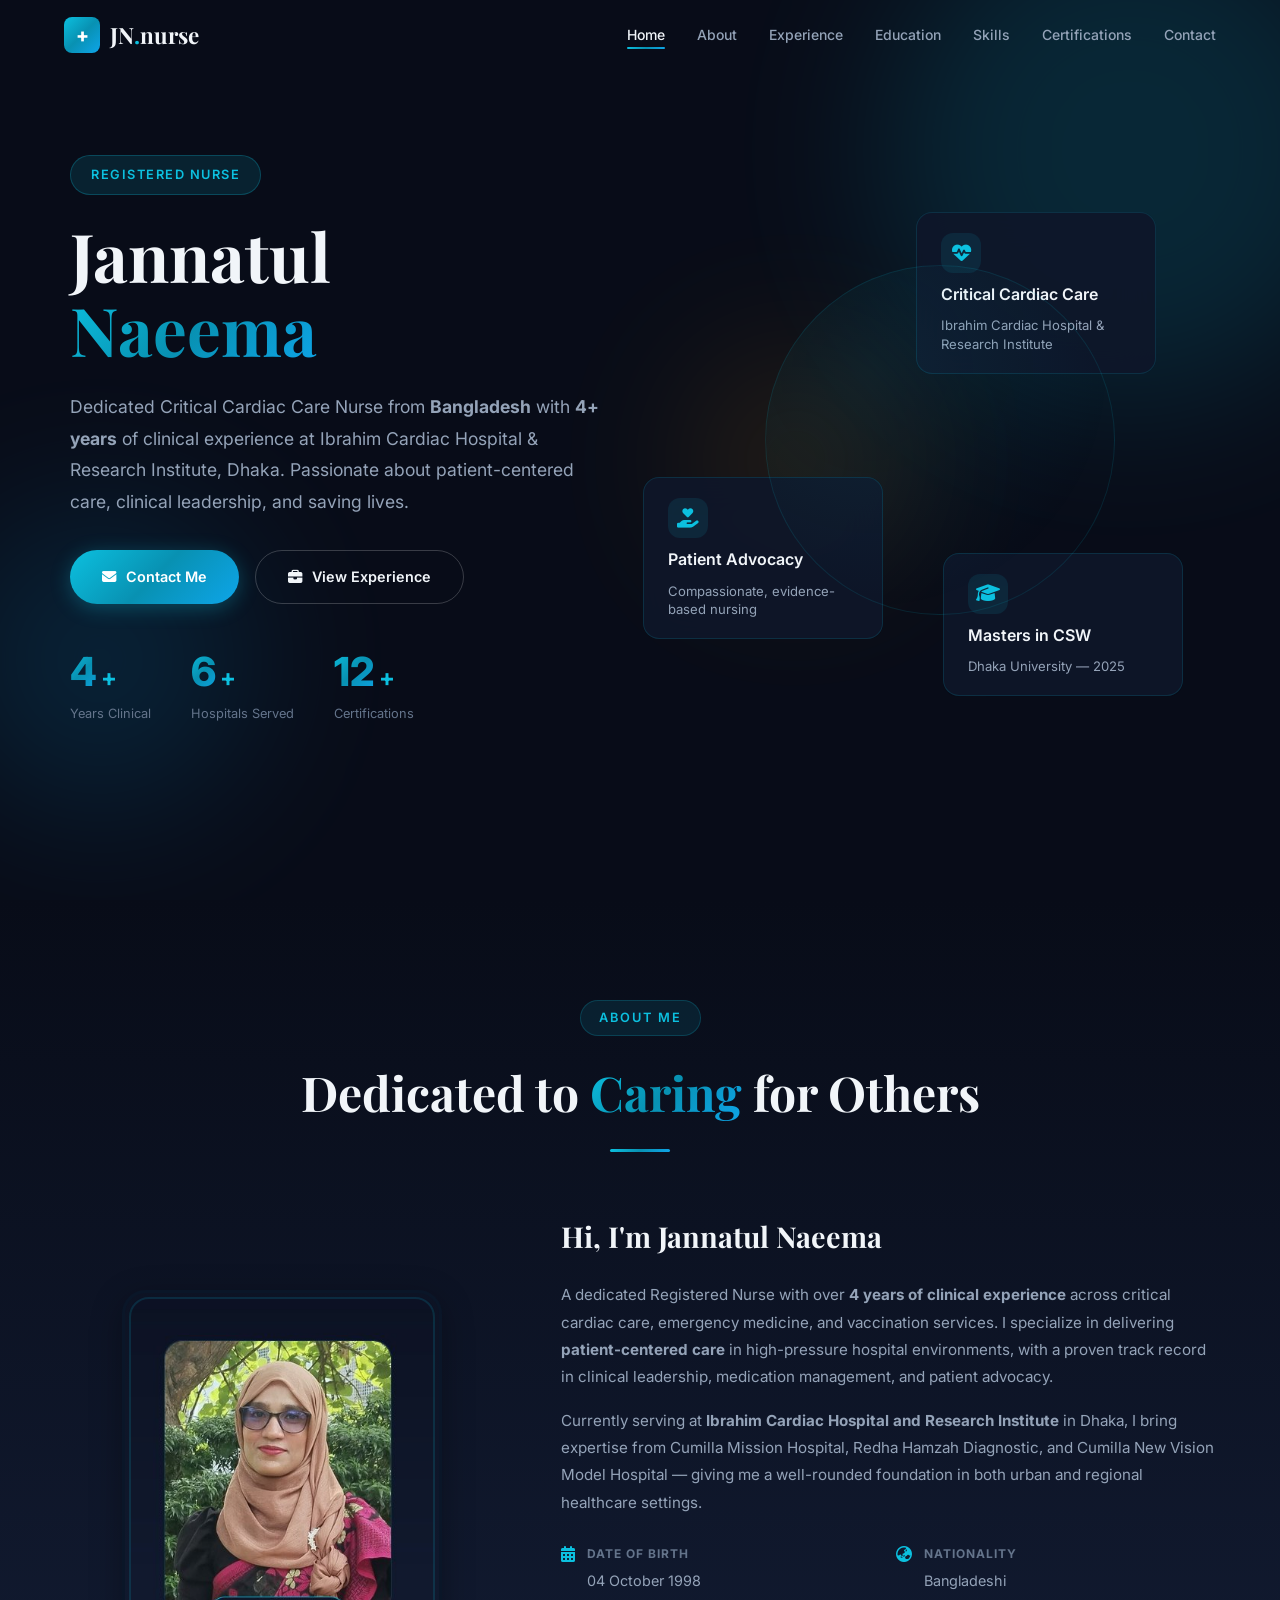
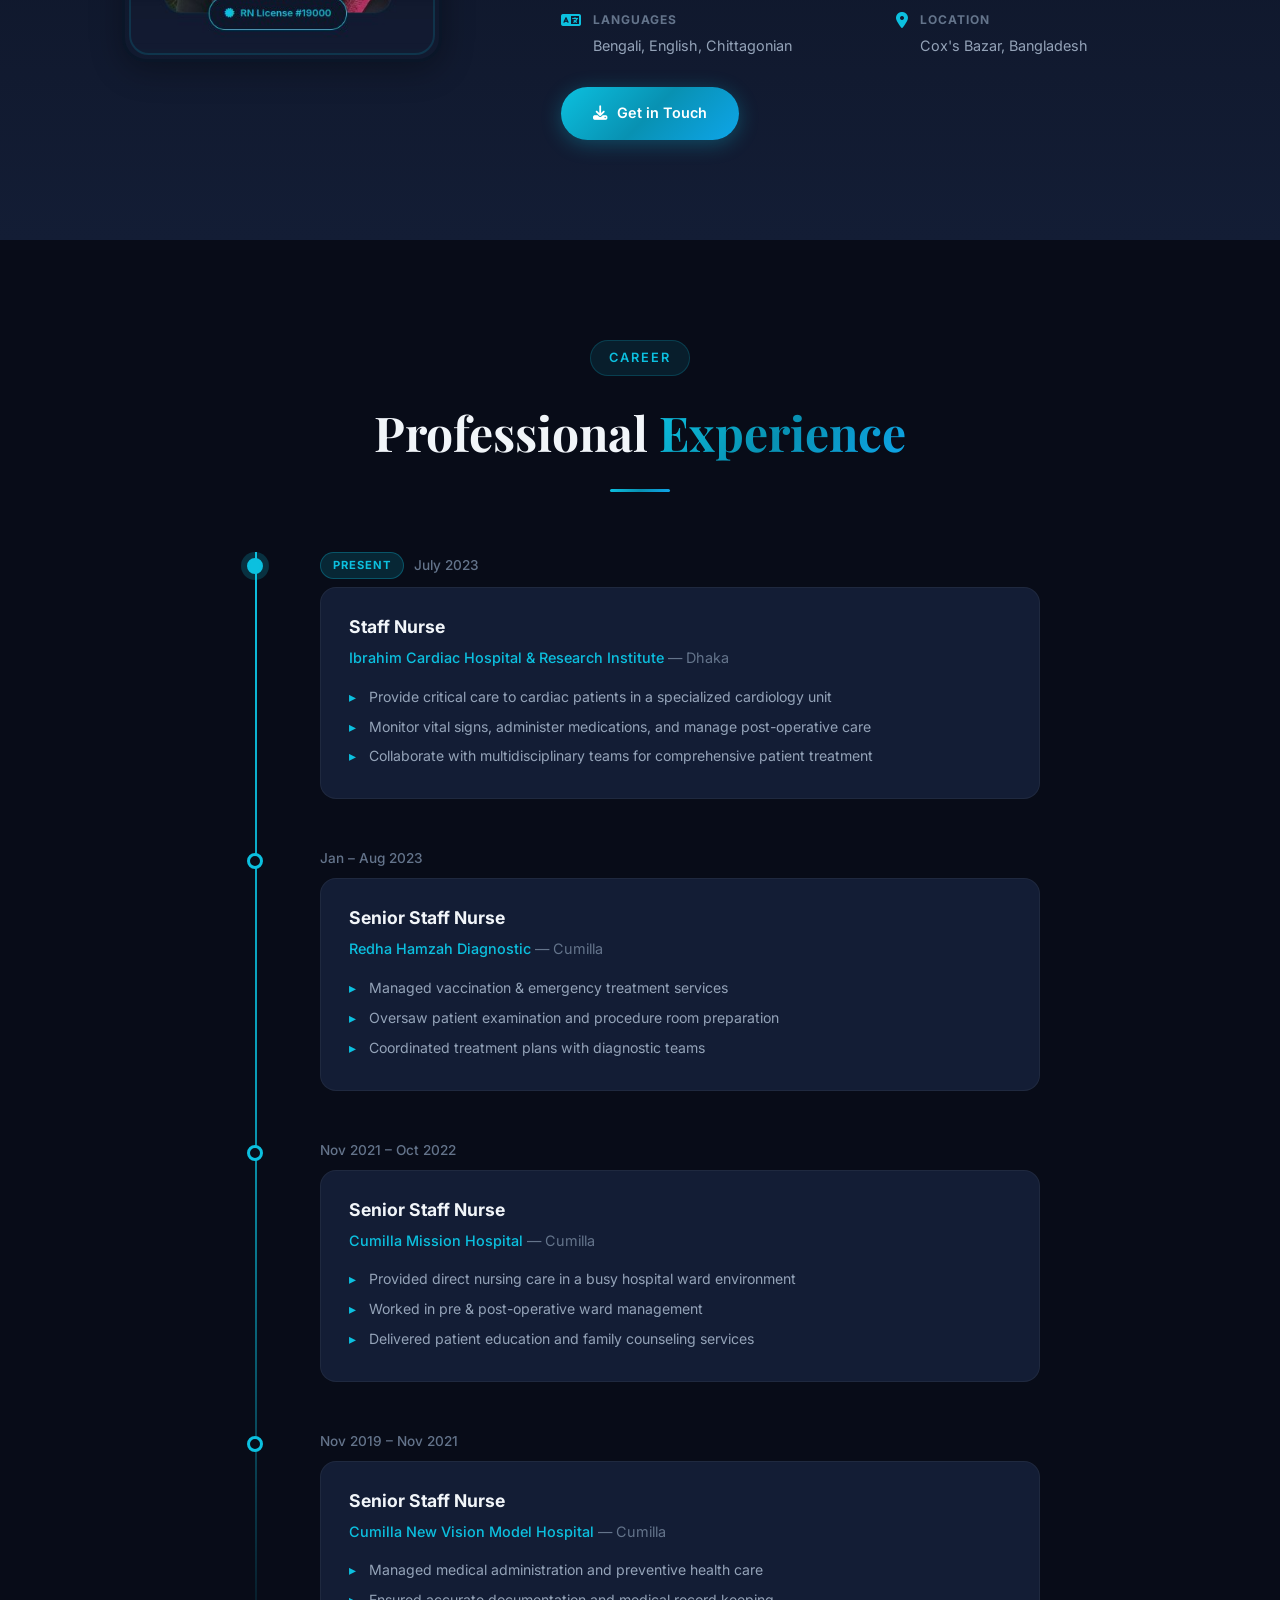
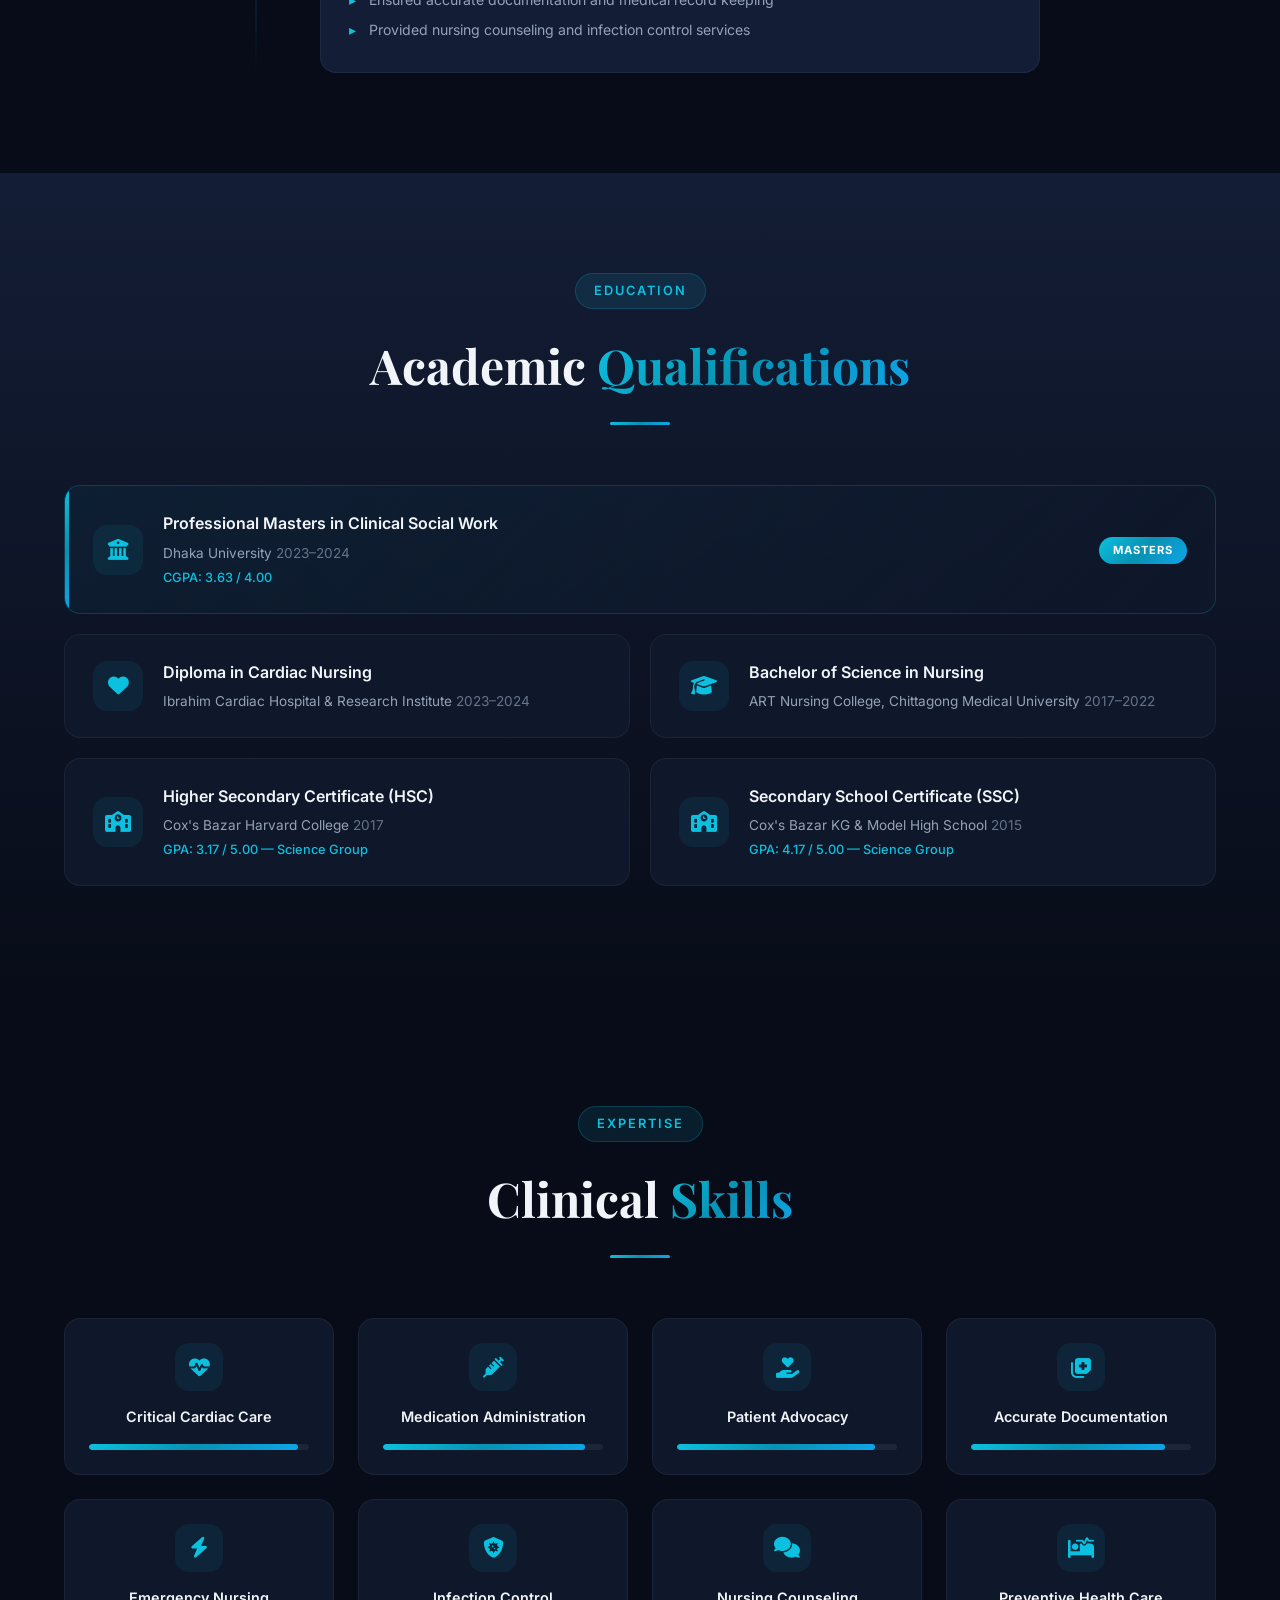
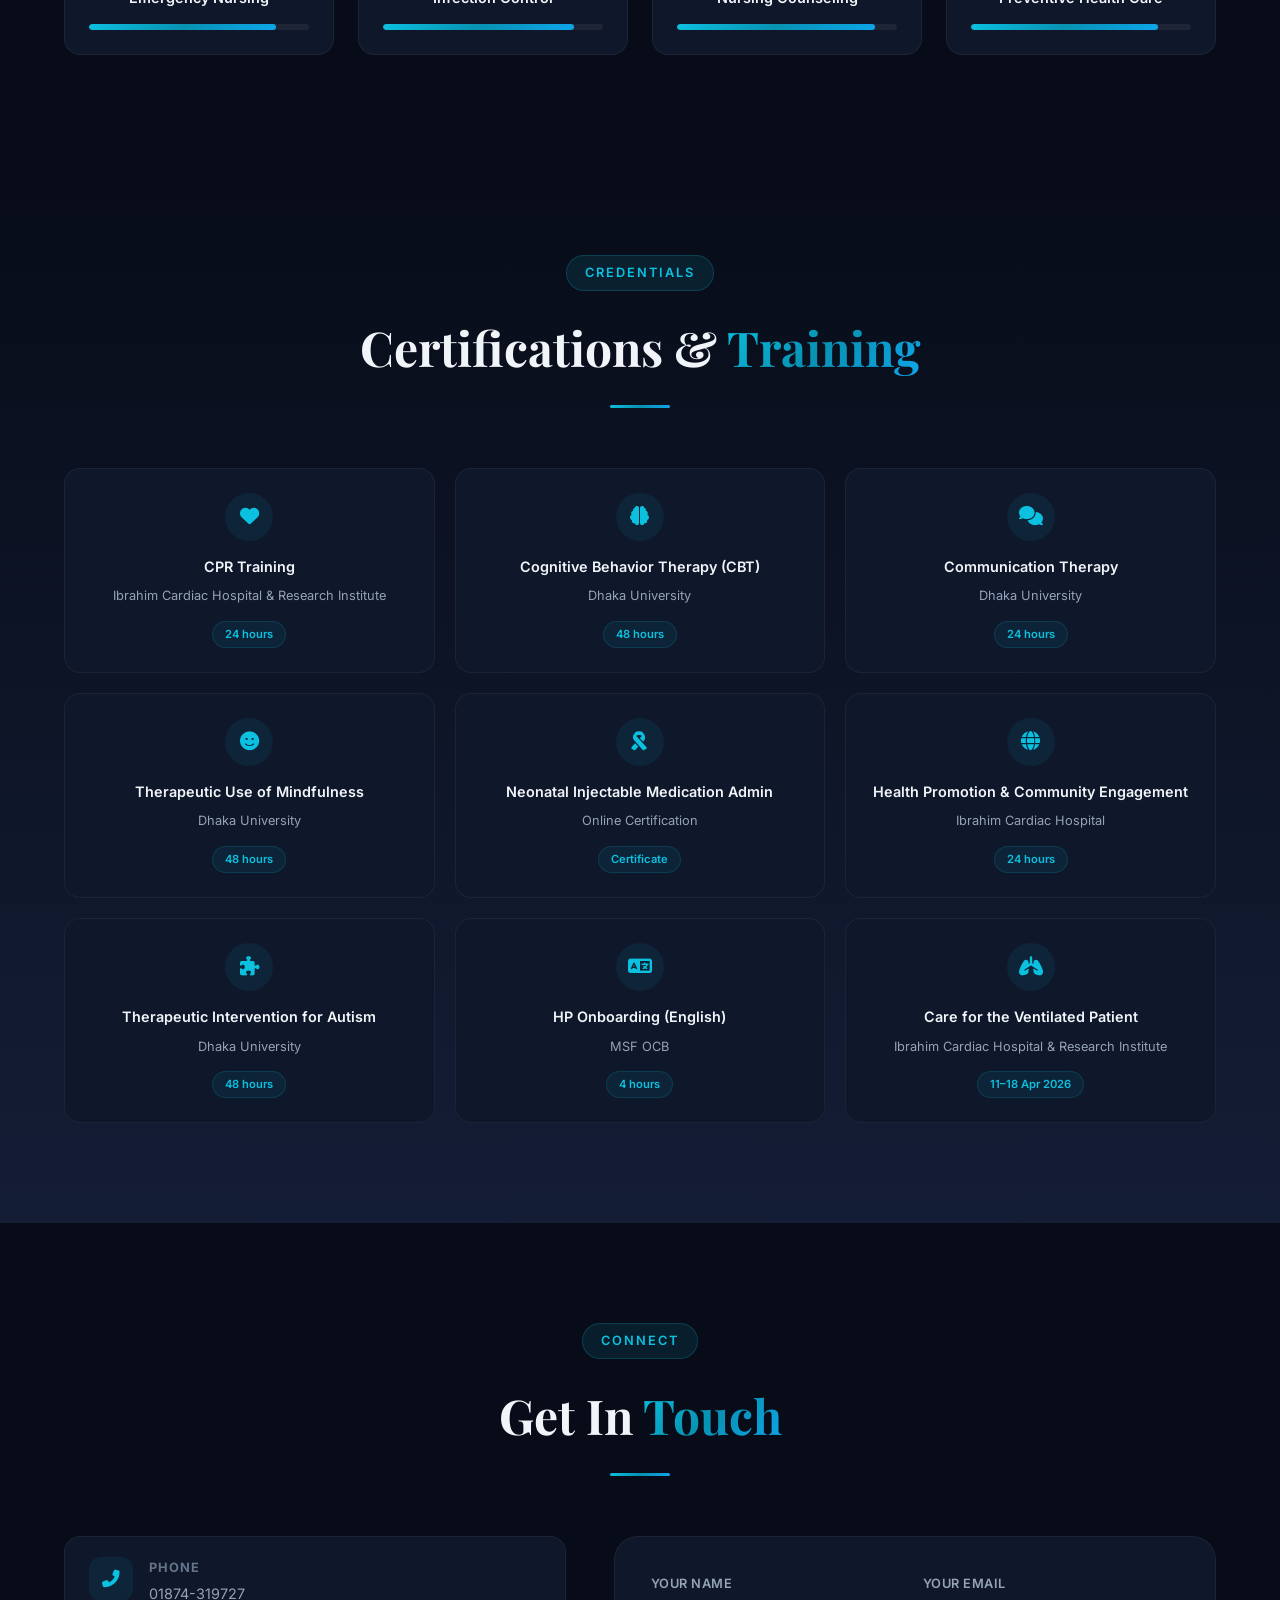
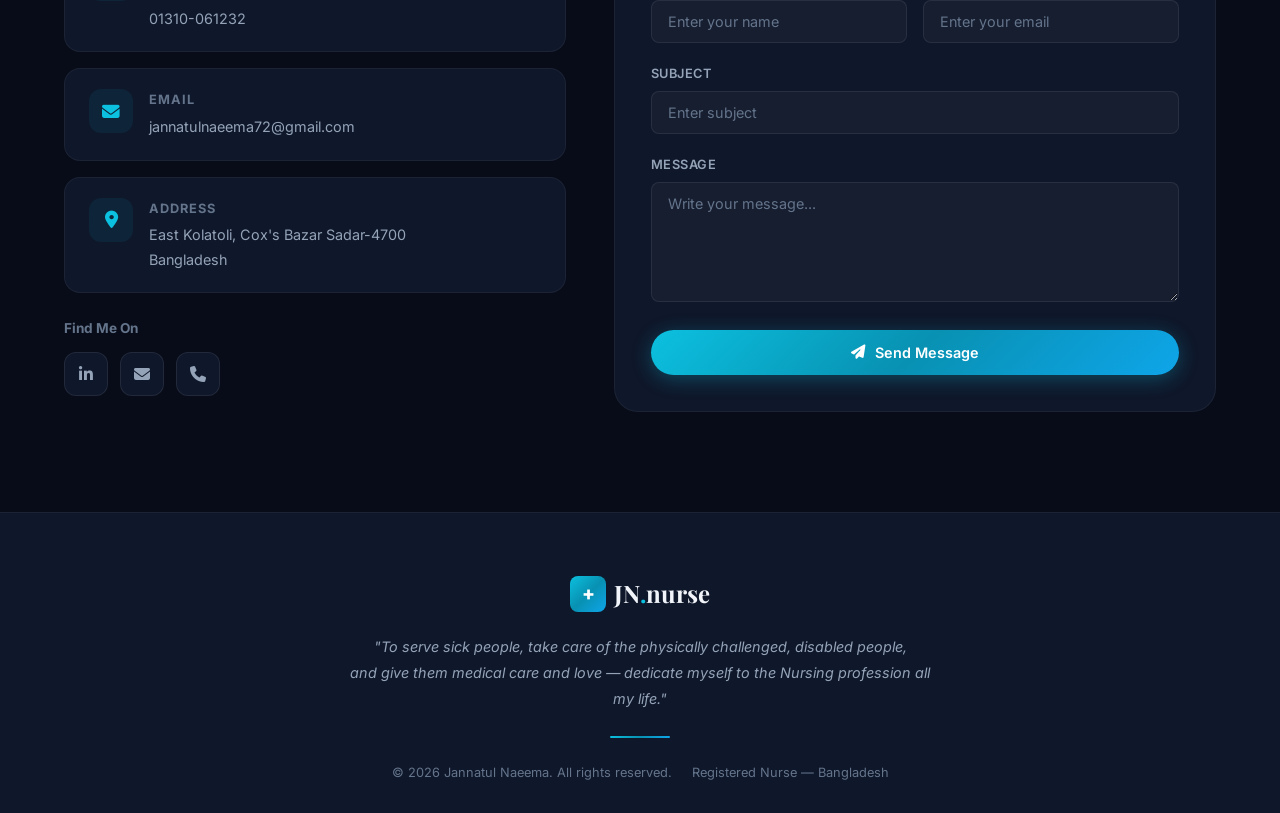
<file: index.html>
<!DOCTYPE html>
<html lang="en">
<head>
  <meta charset="UTF-8">
  <meta name="viewport" content="width=device-width, initial-scale=1.0">
  <title>Jannatul Naeema | Registered Nurse — Cardiac Care Specialist | Bangladesh</title>
  <meta name="description" content="Jannatul Naeema Rumpa — Registered Nurse in Bangladesh, specializing in Critical Cardiac Care at Ibrahim Cardiac Hospital & Research Institute, Dhaka. BSN-qualified nurse with 4+ years experience and 12+ certifications. Bangladesh's dedicated nursing professional.">
  <meta name="keywords" content="Jannatul Naeema, Jannatul Naeema Rumpa, Registered Nurse Bangladesh, Cardiac Care Nurse Dhaka, Ibrahim Cardiac Hospital, Bangladesh Nurse, Critical Care Nurse, Nursing Portfolio Bangladesh, BSN Nurse Bangladesh">
  <meta name="robots" content="index, follow">
  <meta name="google-site-verification" content="HeB06UQTvrPu6IrGKEabfVoNan0pBWjLmk8NaVtWB0g" />
  <link rel="canonical" href="https://aliahasan399.github.io/jannatul-naeema-portfolio/">

  <!-- JSON-LD Structured Data for Google Rich Results -->
  <script type="application/ld+json">
  {
    "@context": "https://schema.org",
    "@type": "Person",
    "name": "Jannatul Naeema Rumpa",
    "alternateName": "Jannatul Naeema",
    "nationality": {
      "@type": "Country",
      "name": "Bangladesh"
    },
    "jobTitle": "Registered Nurse",
    "description": "Registered Nurse in Bangladesh specializing in Critical Cardiac Care at Ibrahim Cardiac Hospital & Research Institute, Dhaka. 4+ years of clinical nursing experience.",
    "url": "https://aliahasan399.github.io/jannatul-naeema-portfolio/",
    "image": "https://aliahasan399.github.io/jannatul-naeema-portfolio/jannatul-naeema.jpg",
    "alumniOf": [
      {
        "@type": "CollegeOrUniversity",
        "name": "ART Nursing College, Chittagong Medical University",
        "description": "Bachelor of Science in Nursing (BSN)"
      },
      {
        "@type": "CollegeOrUniversity",
        "name": "Dhaka University"
      }
    ],
    "knowsAbout": ["Critical Cardiac Care", "Emergency Nursing", "Patient Advocacy", "Vaccination Services", "Cognitive Behavior Therapy"],
    "worksFor": {
      "@type": "Hospital",
      "name": "Ibrahim Cardiac Hospital & Research Institute",
      "address": {
        "@type": "PostalAddress",
        "addressLocality": "Dhaka",
        "addressCountry": "BD"
      }
    },
    "sameAs": [
      "https://aliahasan399.github.io/jannatul-naeema-portfolio/"
    ]
  }
  </script>

  <!-- Open Graph (Facebook, LinkedIn, WhatsApp) -->
  <meta property="og:type" content="website">
  <meta property="og:title" content="Jannatul Naeema | Registered Nurse — Cardiac Care Specialist">
  <meta property="og:description" content="Registered Nurse specializing in Critical Cardiac Care at Ibrahim Cardiac Hospital & Research Institute, Dhaka.">
  <meta property="og:url" content="https://aliahasan399.github.io/jannatul-naeema-portfolio/">
  <meta property="og:image" content="https://aliahasan399.github.io/jannatul-naeema-portfolio/jannatul-naeema.jpg">
  <meta property="og:image:width" content="1200">
  <meta property="og:image:height" content="630">
  <meta property="og:locale" content="en_US">

  <!-- Twitter Card -->
  <meta name="twitter:card" content="summary_large_image">
  <meta name="twitter:title" content="Jannatul Naeema | Registered Nurse — Cardiac Care Specialist">
  <meta name="twitter:description" content="Registered Nurse specializing in Critical Cardiac Care at Ibrahim Cardiac Hospital & Research Institute, Dhaka.">
  <meta name="twitter:image" content="https://aliahasan399.github.io/jannatul-naeema-portfolio/jannatul-naeema.jpg">

  <link rel="icon" href="data:image/svg+xml,<svg xmlns='http://www.w3.org/2000/svg' viewBox='0 0 100 100'><text y='.9em' font-size='90'>🏥</text></svg>">
  <link rel="sitemap" type="application/xml" href="sitemap.xml">

  <link rel="stylesheet" href="style.css">
  <link rel="preconnect" href="https://fonts.googleapis.com">
  <link href="https://fonts.googleapis.com/css2?family=Inter:wght@300;400;500;600;700;800&family=Playfair+Display:wght@500;600;700&display=swap" rel="stylesheet">
  <link rel="stylesheet" href="https://cdnjs.cloudflare.com/ajax/libs/font-awesome/6.5.1/css/all.min.css">
</head>
<body>

  <!-- ========== NAVBAR ========== -->
  <nav class="navbar">
    <div class="container nav-container">
      <a href="#" class="nav-logo">
        <span class="logo-icon">+</span>
        <span class="logo-text">JN<span class="logo-accent">.</span>nurse</span>
      </a>
      <div class="nav-toggle" id="navToggle">
        <span></span><span></span><span></span>
      </div>
      <ul class="nav-menu" id="navMenu">
        <li><a href="#hero" class="nav-link active">Home</a></li>
        <li><a href="#about" class="nav-link">About</a></li>
        <li><a href="#experience" class="nav-link">Experience</a></li>
        <li><a href="#education" class="nav-link">Education</a></li>
        <li><a href="#skills" class="nav-link">Skills</a></li>
        <li><a href="#certifications" class="nav-link">Certifications</a></li>
        <li><a href="#contact" class="nav-link">Contact</a></li>
      </ul>
    </div>
  </nav>

  <!-- ========== HERO ========== -->
  <section class="hero" id="hero">
    <div class="hero-bg-shapes">
      <div class="shape shape-1"></div>
      <div class="shape shape-2"></div>
      <div class="shape shape-3"></div>
    </div>
    <div class="container hero-container">
      <div class="hero-content">
        <span class="hero-badge">Registered Nurse</span>
        <h1 class="hero-title">
          Jannatul<br>
          <span class="title-accent">Naeema</span>
        </h1>
        <p class="hero-subtitle">
          Dedicated Critical Cardiac Care Nurse from <strong>Bangladesh</strong> with <strong>4+ years</strong> of clinical experience at Ibrahim Cardiac Hospital & Research Institute, Dhaka.
          Passionate about patient-centered care, clinical leadership, and saving lives.
        </p>
        <div class="hero-cta">
          <a href="#contact" class="btn btn-primary">
            <i class="fas fa-envelope"></i> Contact Me
          </a>
          <a href="#experience" class="btn btn-outline">
            <i class="fas fa-briefcase"></i> View Experience
          </a>
        </div>
        <div class="hero-stats">
          <div class="stat-item">
            <span class="stat-number" data-target="4">0</span>
            <span class="stat-plus">+</span>
            <span class="stat-label">Years Clinical</span>
          </div>
          <div class="stat-item">
            <span class="stat-number" data-target="6">0</span>
            <span class="stat-plus">+</span>
            <span class="stat-label">Hospitals Served</span>
          </div>
          <div class="stat-item">
            <span class="stat-number" data-target="12">0</span>
            <span class="stat-plus">+</span>
            <span class="stat-label">Certifications</span>
          </div>
        </div>
      </div>
      <div class="hero-visual">
        <div class="hero-card">
          <div class="hero-card-inner">
            <div class="card-icon"><i class="fas fa-heartbeat"></i></div>
            <h3>Critical Cardiac Care</h3>
            <p>Ibrahim Cardiac Hospital & Research Institute</p>
          </div>
        </div>
        <div class="hero-card card-2">
          <div class="hero-card-inner">
            <div class="card-icon"><i class="fas fa-hand-holding-heart"></i></div>
            <h3>Patient Advocacy</h3>
            <p>Compassionate, evidence-based nursing</p>
          </div>
        </div>
        <div class="hero-card card-3">
          <div class="hero-card-inner">
            <div class="card-icon"><i class="fas fa-graduation-cap"></i></div>
            <h3>Masters in CSW</h3>
            <p>Dhaka University — 2025</p>
          </div>
        </div>
        <div class="hero-circle"></div>
      </div>
    </div>
  </section>

  <!-- ========== ABOUT ========== -->
  <section class="about" id="about">
    <div class="container">
      <div class="section-header">
        <span class="section-tag">About Me</span>
        <h2 class="section-title">Dedicated to <span class="gradient-text">Caring</span> for Others</h2>
        <div class="section-line"></div>
      </div>
      <div class="about-grid">
        <div class="about-image">
          <div class="about-image-frame">
            <img src="jannatul-naeema.jpg" alt="Jannatul Naeema" class="about-photo">
          </div>
        </div>
        <div class="about-text">
          <h3>Hi, I'm Jannatul Naeema</h3>
          <p>
            A dedicated Registered Nurse with over <strong>4 years of clinical experience</strong> 
            across critical cardiac care, emergency medicine, and vaccination services. I specialize 
            in delivering <strong>patient-centered care</strong> in high-pressure hospital environments, 
            with a proven track record in clinical leadership, medication management, and patient advocacy.
          </p>
          <p>
            Currently serving at <strong>Ibrahim Cardiac Hospital and Research Institute</strong> in Dhaka, 
            I bring expertise from Cumilla Mission Hospital, Redha Hamzah Diagnostic, and Cumilla New Vision 
            Model Hospital — giving me a well-rounded foundation in both urban and regional healthcare settings.
          </p>
          <div class="about-details">
            <div class="detail-item">
              <i class="fas fa-calendar-alt"></i>
              <div><strong>Date of Birth</strong><span>04 October 1998</span></div>
            </div>
            <div class="detail-item">
              <i class="fas fa-globe-asia"></i>
              <div><strong>Nationality</strong><span>Bangladeshi</span></div>
            </div>
            <div class="detail-item">
              <i class="fas fa-language"></i>
              <div><strong>Languages</strong><span>Bengali, English, Chittagonian</span></div>
            </div>
            <div class="detail-item">
              <i class="fas fa-map-marker-alt"></i>
              <div><strong>Location</strong><span>Cox's Bazar, Bangladesh</span></div>
            </div>
          </div>
          <div class="about-cta">
            <a href="#contact" class="btn btn-primary">
              <i class="fas fa-download"></i> Get in Touch
            </a>
          </div>
        </div>
      </div>
    </div>
  </section>

  <!-- ========== EXPERIENCE ========== -->
  <section class="experience" id="experience">
    <div class="container">
      <div class="section-header">
        <span class="section-tag">Career</span>
        <h2 class="section-title">Professional <span class="gradient-text">Experience</span></h2>
        <div class="section-line"></div>
      </div>
      <div class="timeline">
        <div class="timeline-item current">
          <div class="timeline-dot"></div>
          <div class="timeline-date">
            <span class="date-badge present">Present</span>
            <span>July 2023</span>
          </div>
          <div class="timeline-content">
            <h3>Staff Nurse</h3>
            <h4>Ibrahim Cardiac Hospital & Research Institute <span class="location">— Dhaka</span></h4>
            <ul>
              <li>Provide critical care to cardiac patients in a specialized cardiology unit</li>
              <li>Monitor vital signs, administer medications, and manage post-operative care</li>
              <li>Collaborate with multidisciplinary teams for comprehensive patient treatment</li>
            </ul>
          </div>
        </div>
        <div class="timeline-item">
          <div class="timeline-dot"></div>
          <div class="timeline-date">
            <span>Jan – Aug 2023</span>
          </div>
          <div class="timeline-content">
            <h3>Senior Staff Nurse</h3>
            <h4>Redha Hamzah Diagnostic <span class="location">— Cumilla</span></h4>
            <ul>
              <li>Managed vaccination & emergency treatment services</li>
              <li>Oversaw patient examination and procedure room preparation</li>
              <li>Coordinated treatment plans with diagnostic teams</li>
            </ul>
          </div>
        </div>
        <div class="timeline-item">
          <div class="timeline-dot"></div>
          <div class="timeline-date">
            <span>Nov 2021 – Oct 2022</span>
          </div>
          <div class="timeline-content">
            <h3>Senior Staff Nurse</h3>
            <h4>Cumilla Mission Hospital <span class="location">— Cumilla</span></h4>
            <ul>
              <li>Provided direct nursing care in a busy hospital ward environment</li>
              <li>Worked in pre & post-operative ward management</li>
              <li>Delivered patient education and family counseling services</li>
            </ul>
          </div>
        </div>
        <div class="timeline-item">
          <div class="timeline-dot"></div>
          <div class="timeline-date">
            <span>Nov 2019 – Nov 2021</span>
          </div>
          <div class="timeline-content">
            <h3>Senior Staff Nurse</h3>
            <h4>Cumilla New Vision Model Hospital <span class="location">— Cumilla</span></h4>
            <ul>
              <li>Managed medical administration and preventive health care</li>
              <li>Ensured accurate documentation and medical record keeping</li>
              <li>Provided nursing counseling and infection control services</li>
            </ul>
          </div>
        </div>
      </div>
    </div>
  </section>

  <!-- ========== EDUCATION ========== -->
  <section class="education" id="education">
    <div class="container">
      <div class="section-header">
        <span class="section-tag">Education</span>
        <h2 class="section-title">Academic <span class="gradient-text">Qualifications</span></h2>
        <div class="section-line"></div>
      </div>

      <div class="edu-card featured">
        <div class="edu-icon"><i class="fas fa-university"></i></div>
        <div class="edu-info">
          <h3>Professional Masters in Clinical Social Work</h3>
          <p class="edu-school">Dhaka University <span class="edu-year">2023–2024</span></p>
          <p class="edu-result">CGPA: 3.63 / 4.00</p>
        </div>
        <div class="edu-badge"><span>Masters</span></div>
      </div>

      <div class="edu-row">
        <div class="edu-card">
          <div class="edu-icon"><i class="fas fa-heart"></i></div>
          <div class="edu-info">
            <h3>Diploma in Cardiac Nursing</h3>
            <p class="edu-school">Ibrahim Cardiac Hospital & Research Institute <span class="edu-year">2023–2024</span></p>
          </div>
        </div>
        <div class="edu-card">
          <div class="edu-icon"><i class="fas fa-graduation-cap"></i></div>
          <div class="edu-info">
            <h3>Bachelor of Science in Nursing</h3>
            <p class="edu-school">ART Nursing College, Chittagong Medical University <span class="edu-year">2017–2022</span></p>
          </div>
        </div>
      </div>

      <div class="edu-row">
        <div class="edu-card">
          <div class="edu-icon"><i class="fas fa-school"></i></div>
          <div class="edu-info">
            <h3>Higher Secondary Certificate (HSC)</h3>
            <p class="edu-school">Cox's Bazar Harvard College <span class="edu-year">2017</span></p>
            <p class="edu-result">GPA: 3.17 / 5.00 — Science Group</p>
          </div>
        </div>
        <div class="edu-card">
          <div class="edu-icon"><i class="fas fa-school"></i></div>
          <div class="edu-info">
            <h3>Secondary School Certificate (SSC)</h3>
            <p class="edu-school">Cox's Bazar KG & Model High School <span class="edu-year">2015</span></p>
            <p class="edu-result">GPA: 4.17 / 5.00 — Science Group</p>
          </div>
        </div>
      </div>
    </div>
  </section>

  <!-- ========== SKILLS ========== -->
  <section class="skills" id="skills">
    <div class="container">
      <div class="section-header">
        <span class="section-tag">Expertise</span>
        <h2 class="section-title">Clinical <span class="gradient-text">Skills</span></h2>
        <div class="section-line"></div>
      </div>
      <div class="skills-grid">
        <div class="skill-item">
          <div class="skill-icon"><i class="fas fa-heartbeat"></i></div>
          <h4>Critical Cardiac Care</h4>
          <div class="skill-bar"><div class="skill-fill" data-width="95"></div></div>
        </div>
        <div class="skill-item">
          <div class="skill-icon"><i class="fas fa-syringe"></i></div>
          <h4>Medication Administration</h4>
          <div class="skill-bar"><div class="skill-fill" data-width="92"></div></div>
        </div>
        <div class="skill-item">
          <div class="skill-icon"><i class="fas fa-hand-holding-heart"></i></div>
          <h4>Patient Advocacy</h4>
          <div class="skill-bar"><div class="skill-fill" data-width="90"></div></div>
        </div>
        <div class="skill-item">
          <div class="skill-icon"><i class="fas fa-notes-medical"></i></div>
          <h4>Accurate Documentation</h4>
          <div class="skill-bar"><div class="skill-fill" data-width="88"></div></div>
        </div>
        <div class="skill-item">
          <div class="skill-icon"><i class="fas fa-bolt"></i></div>
          <h4>Emergency Nursing</h4>
          <div class="skill-bar"><div class="skill-fill" data-width="85"></div></div>
        </div>
        <div class="skill-item">
          <div class="skill-icon"><i class="fas fa-shield-virus"></i></div>
          <h4>Infection Control</h4>
          <div class="skill-bar"><div class="skill-fill" data-width="87"></div></div>
        </div>
        <div class="skill-item">
          <div class="skill-icon"><i class="fas fa-comments"></i></div>
          <h4>Nursing Counseling</h4>
          <div class="skill-bar"><div class="skill-fill" data-width="90"></div></div>
        </div>
        <div class="skill-item">
          <div class="skill-icon"><i class="fas fa-procedures"></i></div>
          <h4>Preventive Health Care</h4>
          <div class="skill-bar"><div class="skill-fill" data-width="85"></div></div>
        </div>
      </div>
    </div>
  </section>

  <!-- ========== CERTIFICATIONS ========== -->
  <section class="certifications" id="certifications">
    <div class="container">
      <div class="section-header">
        <span class="section-tag">Credentials</span>
        <h2 class="section-title">Certifications & <span class="gradient-text">Training</span></h2>
        <div class="section-line"></div>
      </div>
      <div class="cert-grid">
        <div class="cert-card">
          <div class="cert-icon"><i class="fas fa-heart"></i></div>
          <h4>CPR Training</h4>
          <p>Ibrahim Cardiac Hospital & Research Institute</p>
          <span class="cert-badge">24 hours</span>
        </div>
        <div class="cert-card">
          <div class="cert-icon"><i class="fas fa-brain"></i></div>
          <h4>Cognitive Behavior Therapy (CBT)</h4>
          <p>Dhaka University</p>
          <span class="cert-badge">48 hours</span>
        </div>
        <div class="cert-card">
          <div class="cert-icon"><i class="fas fa-comments"></i></div>
          <h4>Communication Therapy</h4>
          <p>Dhaka University</p>
          <span class="cert-badge">24 hours</span>
        </div>
        <div class="cert-card">
          <div class="cert-icon"><i class="fas fa-smile"></i></div>
          <h4>Therapeutic Use of Mindfulness</h4>
          <p>Dhaka University</p>
          <span class="cert-badge">48 hours</span>
        </div>
        <div class="cert-card">
          <div class="cert-icon"><i class="fas fa-ribbon"></i></div>
          <h4>Neonatal Injectable Medication Admin</h4>
          <p>Online Certification</p>
          <span class="cert-badge">Certificate</span>
        </div>
        <div class="cert-card">
          <div class="cert-icon"><i class="fas fa-globe"></i></div>
          <h4>Health Promotion & Community Engagement</h4>
          <p>Ibrahim Cardiac Hospital</p>
          <span class="cert-badge">24 hours</span>
        </div>
        <div class="cert-card">
          <div class="cert-icon"><i class="fas fa-puzzle-piece"></i></div>
          <h4>Therapeutic Intervention for Autism</h4>
          <p>Dhaka University</p>
          <span class="cert-badge">48 hours</span>
        </div>
        <div class="cert-card">
          <div class="cert-icon"><i class="fas fa-language"></i></div>
          <h4>HP Onboarding (English)</h4>
          <p>MSF OCB</p>
          <span class="cert-badge">4 hours</span>
        </div>
        <div class="cert-card">
          <div class="cert-icon"><i class="fas fa-lungs"></i></div>
          <h4>Care for the Ventilated Patient</h4>
          <p>Ibrahim Cardiac Hospital & Research Institute</p>
          <span class="cert-badge">11–18 Apr 2026</span>
        </div>
      </div>
    </div>
  </section>

  <!-- ========== CONTACT ========== -->
  <section class="contact" id="contact">
    <div class="container">
      <div class="section-header">
        <span class="section-tag">Connect</span>
        <h2 class="section-title">Get In <span class="gradient-text">Touch</span></h2>
        <div class="section-line"></div>
      </div>
      <div class="contact-grid">
        <div class="contact-info">
          <div class="contact-card">
            <i class="fas fa-phone-alt"></i>
            <div>
              <h4>Phone</h4>
              <a href="tel:01874319727">01874-319727</a>
              <a href="tel:01310061232">01310-061232</a>
            </div>
          </div>
          <div class="contact-card">
            <i class="fas fa-envelope"></i>
            <div>
              <h4>Email</h4>
              <a href="mailto:jannatulnaeema72@gmail.com">jannatulnaeema72@gmail.com</a>
            </div>
          </div>
          <div class="contact-card">
            <i class="fas fa-map-marker-alt"></i>
            <div>
              <h4>Address</h4>
              <p>East Kolatoli, Cox's Bazar Sadar-4700<br>Bangladesh</p>
            </div>
          </div>
          <div class="contact-social">
            <h4>Find Me On</h4>
            <div class="social-links">
              <a href="#" class="social-link"><i class="fab fa-linkedin-in"></i></a>
              <a href="mailto:jannatulnaeema72@gmail.com" class="social-link"><i class="fas fa-envelope"></i></a>
              <a href="tel:01874319727" class="social-link"><i class="fas fa-phone"></i></a>
            </div>
          </div>
        </div>
        <div class="contact-form-wrapper">
          <form class="contact-form" id="contactForm" action="https://formsubmit.co/jannatulnaeema72@gmail.com" method="POST">
            <input type="hidden" name="_captcha" value="false">
            <input type="hidden" name="_template" value="table">
            <input type="hidden" name="_autoresponse" value="Thank you for reaching out! I have received your message and will get back to you as soon as possible. — Jannatul Naeema">
            <input type="text" name="_honey" style="display:none" autocomplete="off">
            <div class="form-row">
              <div class="form-group">
                <label for="name">Your Name</label>
                <input type="text" name="name" id="name" placeholder="Enter your name" required>
              </div>
              <div class="form-group">
                <label for="email">Your Email</label>
                <input type="email" name="email" id="email" placeholder="Enter your email" required>
              </div>
            </div>
            <div class="form-group">
              <label for="subject">Subject</label>
              <input type="text" name="subject" id="subject" placeholder="Enter subject">
            </div>
            <div class="form-group">
              <label for="message">Message</label>
              <textarea name="message" id="message" rows="5" placeholder="Write your message..." required></textarea>
            </div>
            <button type="submit" class="btn btn-primary btn-full">
              <i class="fas fa-paper-plane"></i> Send Message
            </button>
          </form>
        </div>
      </div>
    </div>
  </section>

  <!-- ========== FOOTER ========== -->
  <footer class="footer">
    <div class="container">
      <div class="footer-content">
        <div class="footer-logo">
          <span class="logo-icon">+</span>
          <span class="logo-text">JN<span class="logo-accent">.</span>nurse</span>
        </div>
        <p class="footer-text">
          "To serve sick people, take care of the physically challenged, disabled people,<br>
          and give them medical care and love — dedicate myself to the Nursing profession all my life."
        </p>
        <div class="footer-divider"></div>
        <div class="footer-bottom">
          <p>&copy; 2026 Jannatul Naeema. All rights reserved.</p>
          <p>Registered Nurse — Bangladesh</p>
        </div>
      </div>
    </div>
  </footer>

  <!-- ========== BACK TO TOP ========== -->
  <button class="back-to-top" id="backToTop">
    <i class="fas fa-arrow-up"></i>
  </button>

  <script src="script.js"></script>
</body>
</html>
</file>
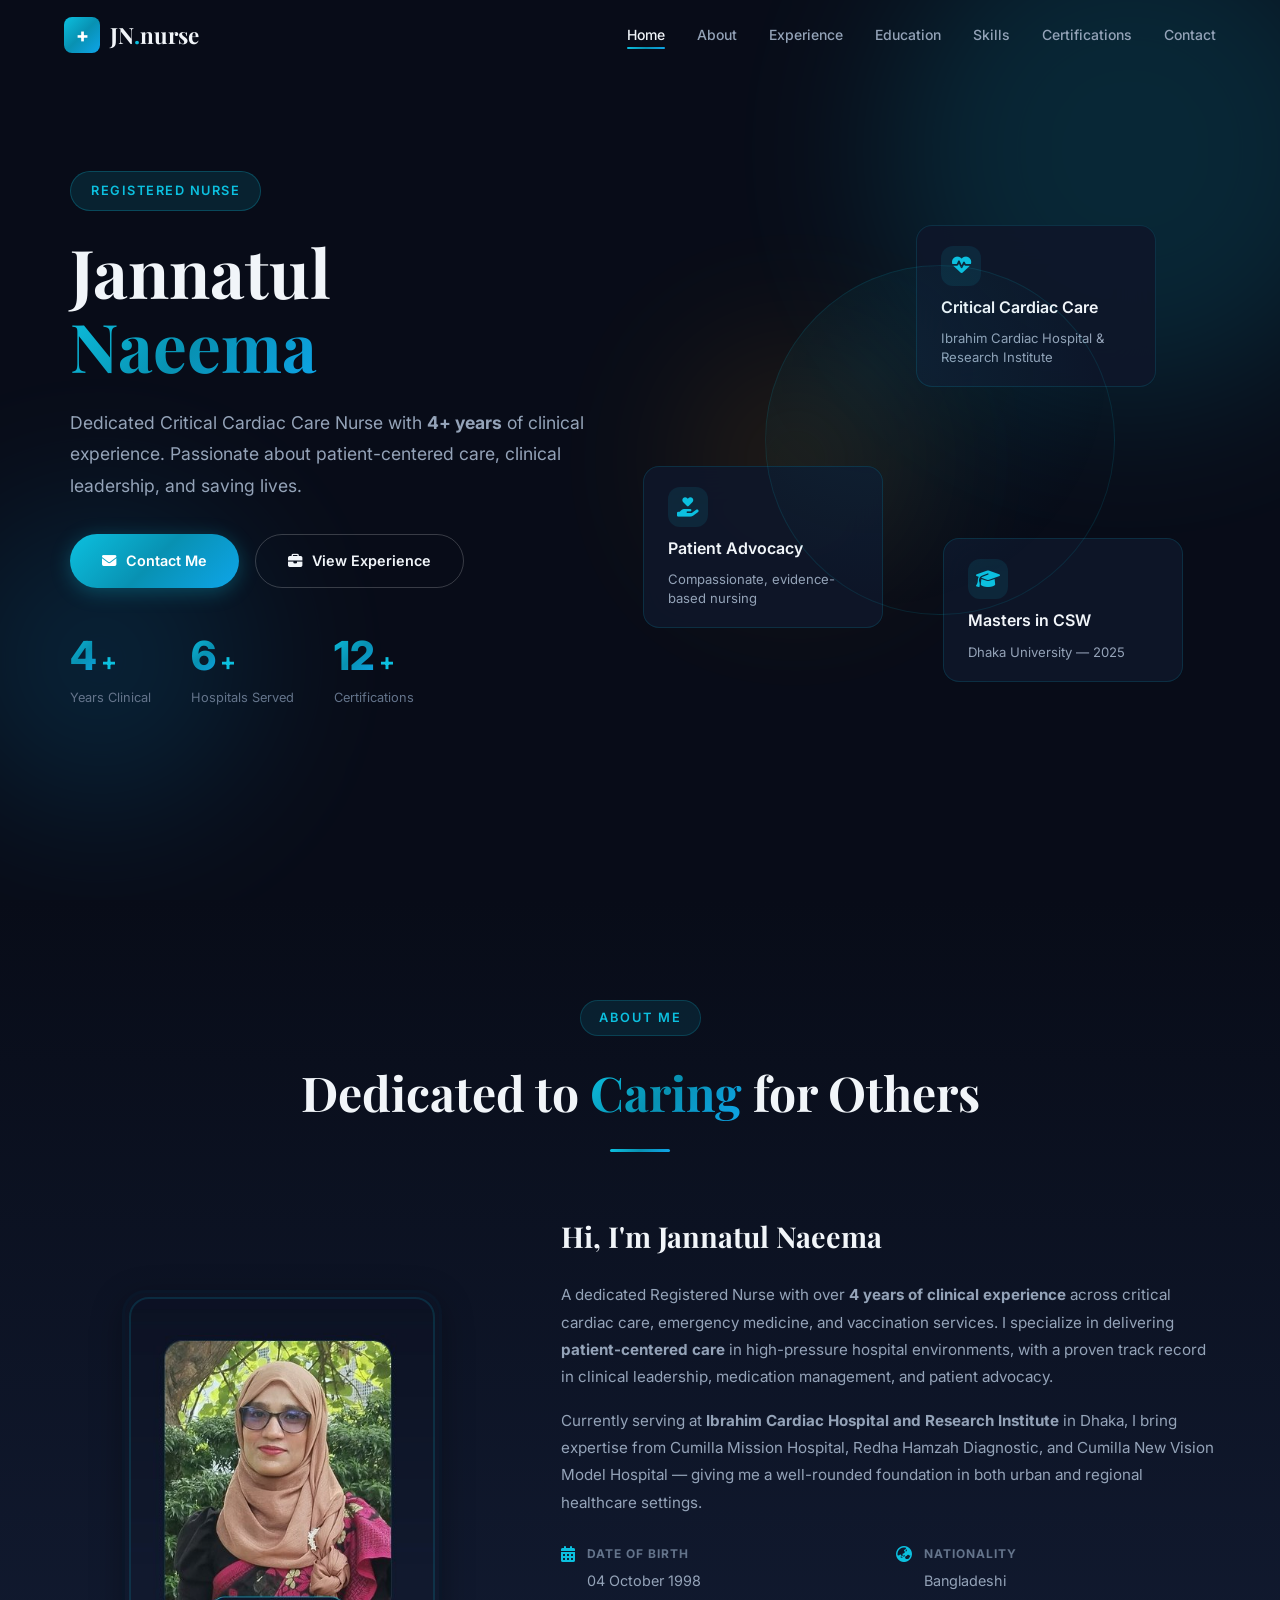
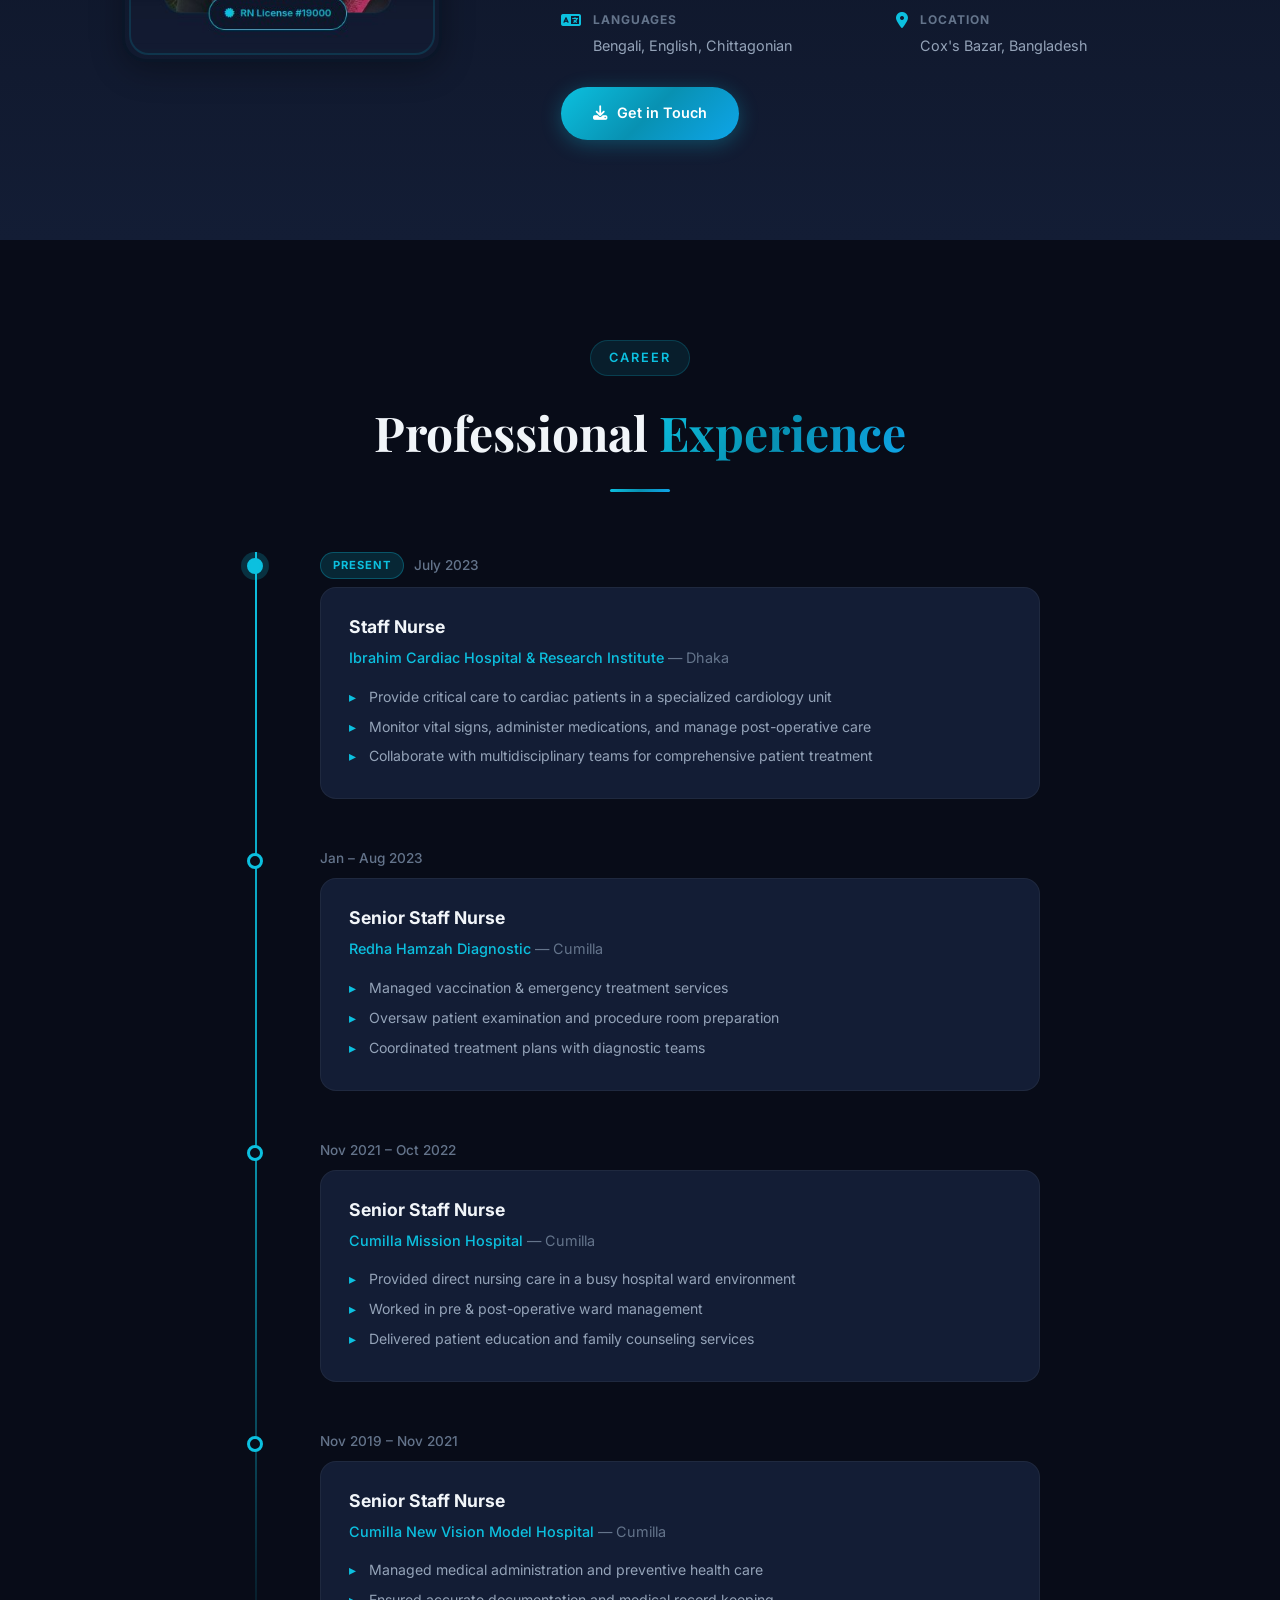
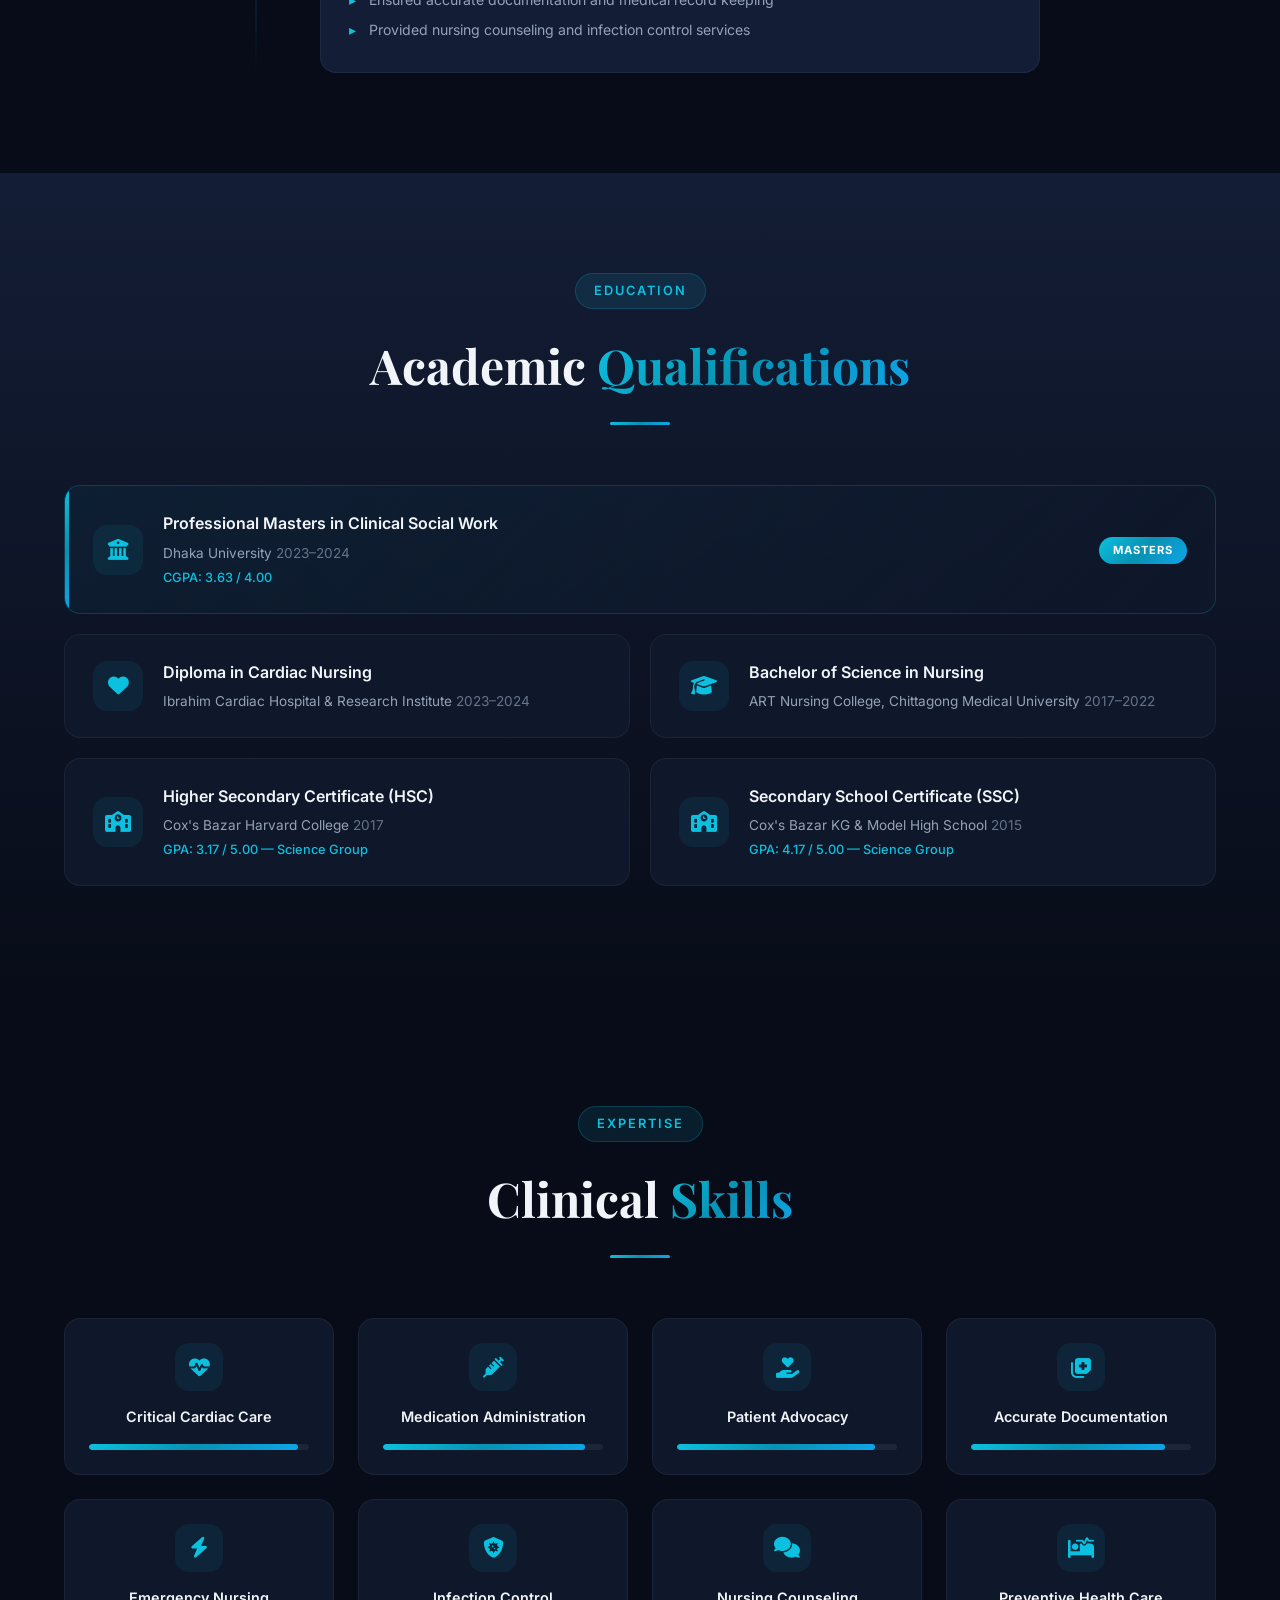
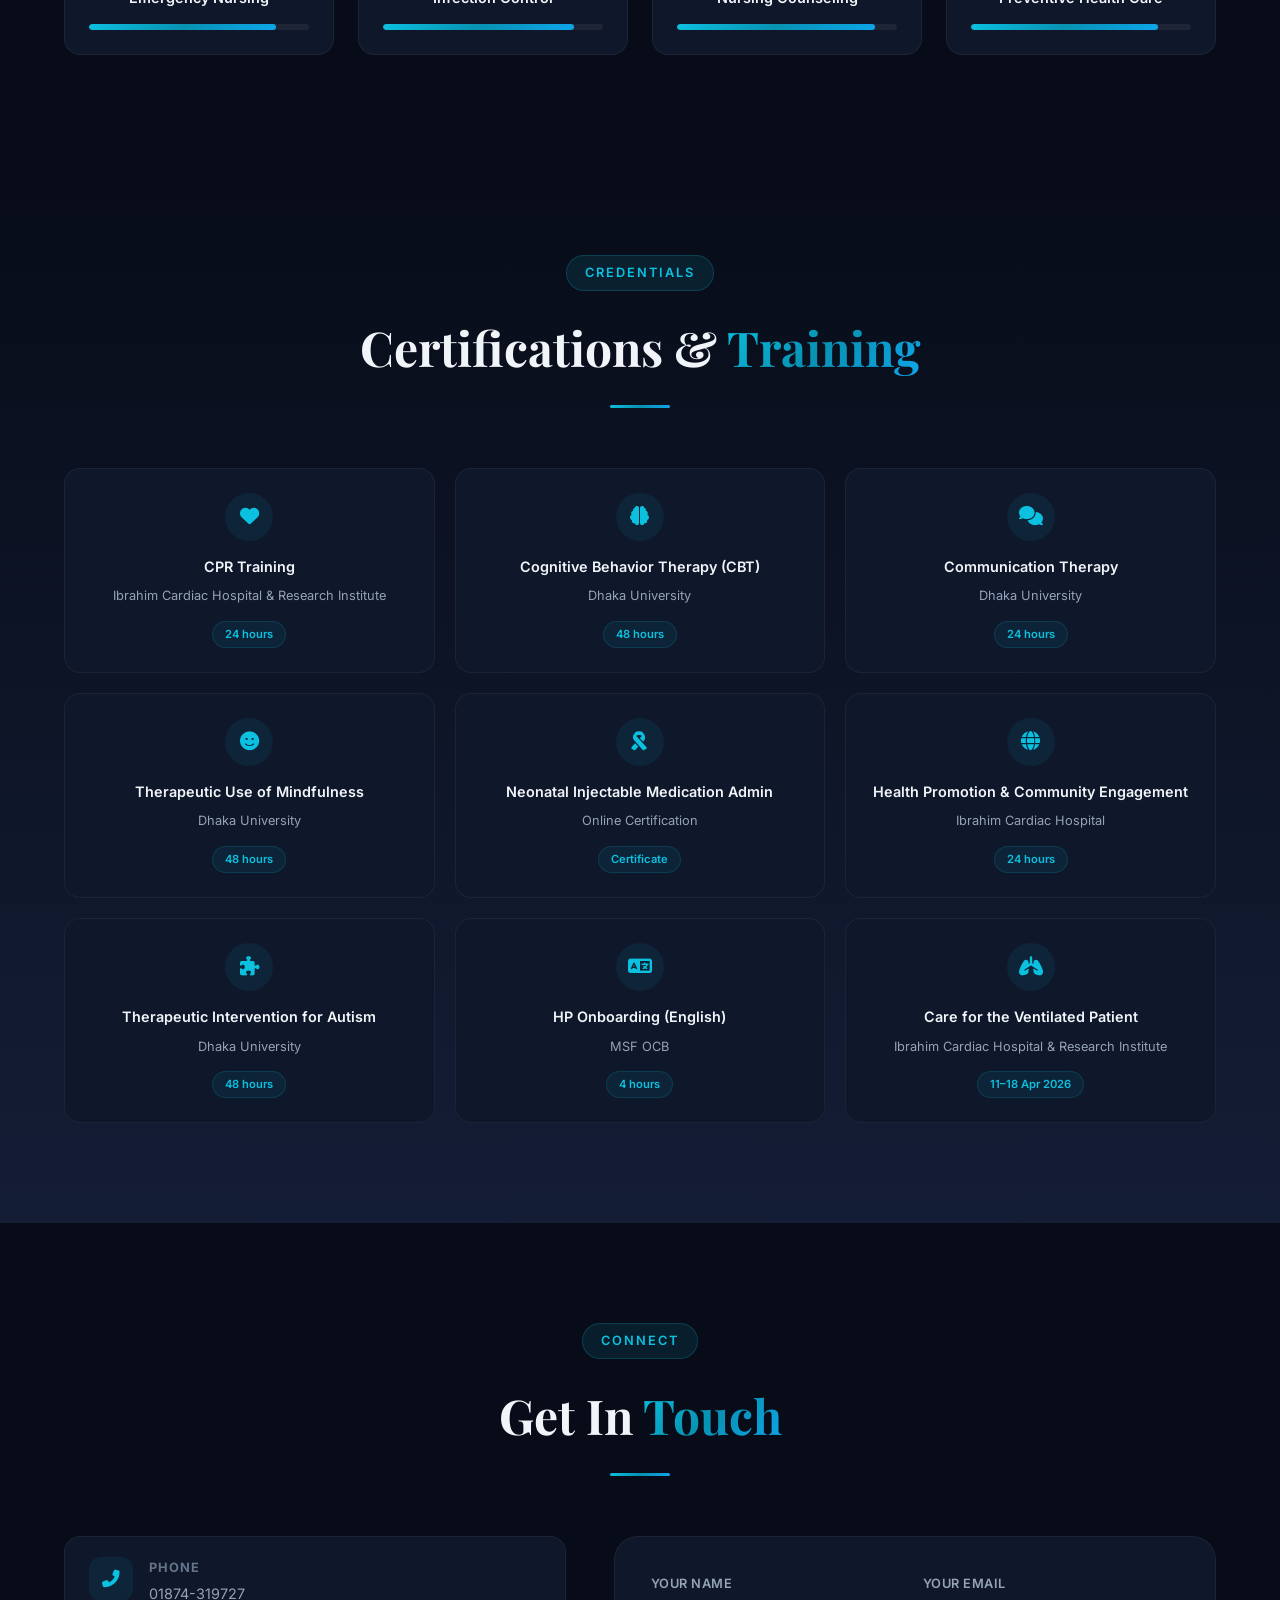
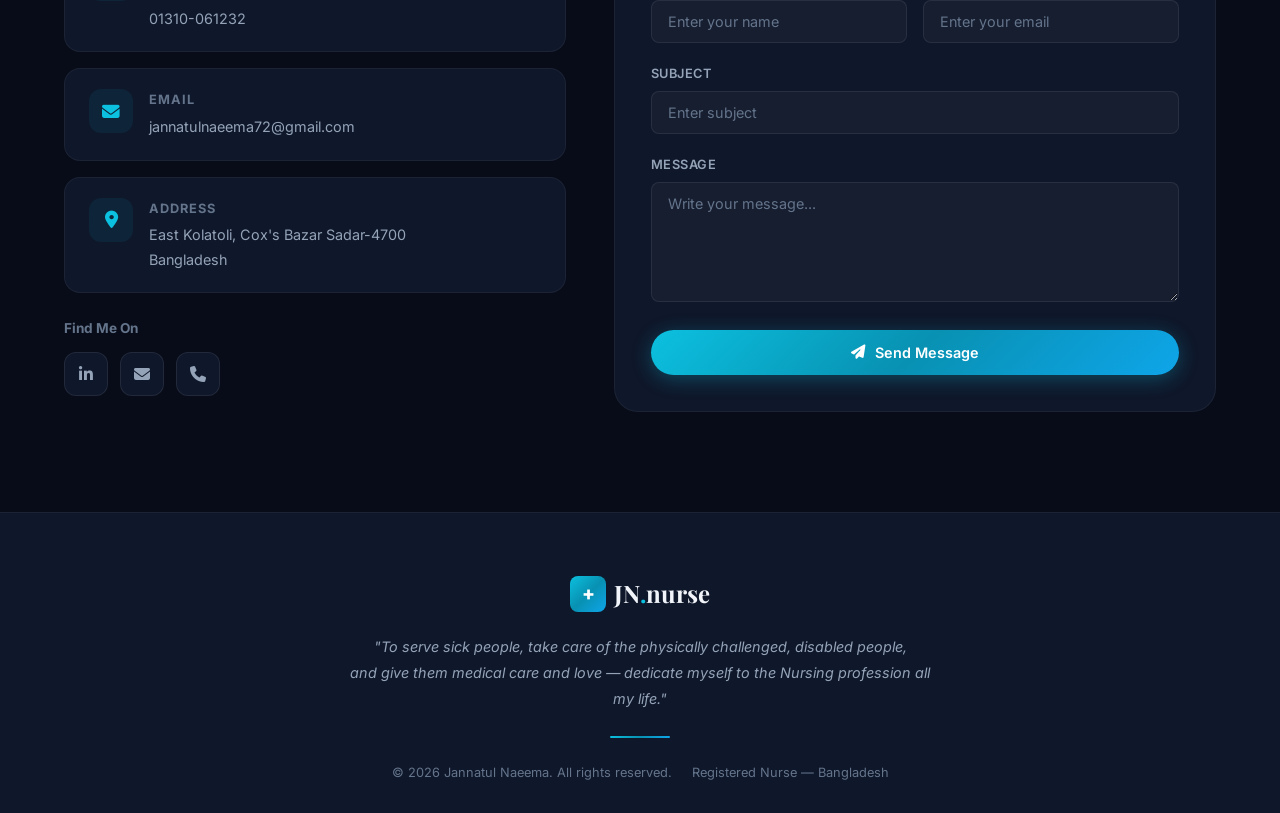
<file: jannat_project/index.html>
<!DOCTYPE html>
<html lang="en">
<head>
  <meta charset="UTF-8">
  <meta name="viewport" content="width=device-width, initial-scale=1.0">
  <title>Jannatul Naeema | Registered Nurse — Cardiac Care Specialist | Bangladesh</title>
  <meta name="description" content="Jannatul Naeema — Registered Nurse specializing in Critical Cardiac Care at Ibrahim Cardiac Hospital & Research Institute, Dhaka. 8+ certifications, BSN, dedicated nursing professional.">
  <meta name="keywords" content="Jannatul Naeema, Registered Nurse, Cardiac Care, Ibrahim Cardiac Hospital, Dhaka, Bangladesh, Nursing Portfolio, Critical Care Nurse">
  <meta name="robots" content="index, follow">
  <meta name="google-site-verification" content="HeB06UQTvrPu6IrGKEabfVoNan0pBWjLmk8NaVtWB0g" />
  <link rel="canonical" href="https://aliahasan399.github.io/jannatul-naeema-portfolio/">

  <!-- Open Graph (Facebook, LinkedIn, WhatsApp) -->
  <meta property="og:type" content="website">
  <meta property="og:title" content="Jannatul Naeema | Registered Nurse — Cardiac Care Specialist">
  <meta property="og:description" content="Registered Nurse specializing in Critical Cardiac Care at Ibrahim Cardiac Hospital & Research Institute, Dhaka.">
  <meta property="og:url" content="https://aliahasan399.github.io/jannatul-naeema-portfolio/">
  <meta property="og:image" content="https://aliahasan399.github.io/jannatul-naeema-portfolio/jannatul-naeema.jpg">
  <meta property="og:image:width" content="1200">
  <meta property="og:image:height" content="630">
  <meta property="og:locale" content="en_US">

  <!-- Twitter Card -->
  <meta name="twitter:card" content="summary_large_image">
  <meta name="twitter:title" content="Jannatul Naeema | Registered Nurse — Cardiac Care Specialist">
  <meta name="twitter:description" content="Registered Nurse specializing in Critical Cardiac Care at Ibrahim Cardiac Hospital & Research Institute, Dhaka.">
  <meta name="twitter:image" content="https://aliahasan399.github.io/jannatul-naeema-portfolio/jannatul-naeema.jpg">

  <link rel="icon" href="data:image/svg+xml,<svg xmlns='http://www.w3.org/2000/svg' viewBox='0 0 100 100'><text y='.9em' font-size='90'>🏥</text></svg>">
  <link rel="sitemap" type="application/xml" href="sitemap.xml">

  <link rel="stylesheet" href="style.css">
  <link rel="preconnect" href="https://fonts.googleapis.com">
  <link href="https://fonts.googleapis.com/css2?family=Inter:wght@300;400;500;600;700;800&family=Playfair+Display:wght@500;600;700&display=swap" rel="stylesheet">
  <link rel="stylesheet" href="https://cdnjs.cloudflare.com/ajax/libs/font-awesome/6.5.1/css/all.min.css">
</head>
<body>

  <!-- ========== NAVBAR ========== -->
  <nav class="navbar">
    <div class="container nav-container">
      <a href="#" class="nav-logo">
        <span class="logo-icon">+</span>
        <span class="logo-text">JN<span class="logo-accent">.</span>nurse</span>
      </a>
      <div class="nav-toggle" id="navToggle">
        <span></span><span></span><span></span>
      </div>
      <ul class="nav-menu" id="navMenu">
        <li><a href="#hero" class="nav-link active">Home</a></li>
        <li><a href="#about" class="nav-link">About</a></li>
        <li><a href="#experience" class="nav-link">Experience</a></li>
        <li><a href="#education" class="nav-link">Education</a></li>
        <li><a href="#skills" class="nav-link">Skills</a></li>
        <li><a href="#certifications" class="nav-link">Certifications</a></li>
        <li><a href="#contact" class="nav-link">Contact</a></li>
      </ul>
    </div>
  </nav>

  <!-- ========== HERO ========== -->
  <section class="hero" id="hero">
    <div class="hero-bg-shapes">
      <div class="shape shape-1"></div>
      <div class="shape shape-2"></div>
      <div class="shape shape-3"></div>
    </div>
    <div class="container hero-container">
      <div class="hero-content">
        <span class="hero-badge">Registered Nurse</span>
        <h1 class="hero-title">
          Jannatul<br>
          <span class="title-accent">Naeema</span>
        </h1>
        <p class="hero-subtitle">
          Dedicated Critical Cardiac Care Nurse with <strong>4+ years</strong> of clinical experience.
          Passionate about patient-centered care, clinical leadership, and saving lives.
        </p>
        <div class="hero-cta">
          <a href="#contact" class="btn btn-primary">
            <i class="fas fa-envelope"></i> Contact Me
          </a>
          <a href="#experience" class="btn btn-outline">
            <i class="fas fa-briefcase"></i> View Experience
          </a>
        </div>
        <div class="hero-stats">
          <div class="stat-item">
            <span class="stat-number" data-target="4">0</span>
            <span class="stat-plus">+</span>
            <span class="stat-label">Years Clinical</span>
          </div>
          <div class="stat-item">
            <span class="stat-number" data-target="6">0</span>
            <span class="stat-plus">+</span>
            <span class="stat-label">Hospitals Served</span>
          </div>
          <div class="stat-item">
            <span class="stat-number" data-target="12">0</span>
            <span class="stat-plus">+</span>
            <span class="stat-label">Certifications</span>
          </div>
        </div>
      </div>
      <div class="hero-visual">
        <div class="hero-card">
          <div class="hero-card-inner">
            <div class="card-icon"><i class="fas fa-heartbeat"></i></div>
            <h3>Critical Cardiac Care</h3>
            <p>Ibrahim Cardiac Hospital & Research Institute</p>
          </div>
        </div>
        <div class="hero-card card-2">
          <div class="hero-card-inner">
            <div class="card-icon"><i class="fas fa-hand-holding-heart"></i></div>
            <h3>Patient Advocacy</h3>
            <p>Compassionate, evidence-based nursing</p>
          </div>
        </div>
        <div class="hero-card card-3">
          <div class="hero-card-inner">
            <div class="card-icon"><i class="fas fa-graduation-cap"></i></div>
            <h3>Masters in CSW</h3>
            <p>Dhaka University — 2025</p>
          </div>
        </div>
        <div class="hero-circle"></div>
      </div>
    </div>
  </section>

  <!-- ========== ABOUT ========== -->
  <section class="about" id="about">
    <div class="container">
      <div class="section-header">
        <span class="section-tag">About Me</span>
        <h2 class="section-title">Dedicated to <span class="gradient-text">Caring</span> for Others</h2>
        <div class="section-line"></div>
      </div>
      <div class="about-grid">
        <div class="about-image">
          <div class="about-image-frame">
            <img src="jannatul-naeema.jpg" alt="Jannatul Naeema" class="about-photo">
          </div>
        </div>
        <div class="about-text">
          <h3>Hi, I'm Jannatul Naeema</h3>
          <p>
            A dedicated Registered Nurse with over <strong>4 years of clinical experience</strong> 
            across critical cardiac care, emergency medicine, and vaccination services. I specialize 
            in delivering <strong>patient-centered care</strong> in high-pressure hospital environments, 
            with a proven track record in clinical leadership, medication management, and patient advocacy.
          </p>
          <p>
            Currently serving at <strong>Ibrahim Cardiac Hospital and Research Institute</strong> in Dhaka, 
            I bring expertise from Cumilla Mission Hospital, Redha Hamzah Diagnostic, and Cumilla New Vision 
            Model Hospital — giving me a well-rounded foundation in both urban and regional healthcare settings.
          </p>
          <div class="about-details">
            <div class="detail-item">
              <i class="fas fa-calendar-alt"></i>
              <div><strong>Date of Birth</strong><span>04 October 1998</span></div>
            </div>
            <div class="detail-item">
              <i class="fas fa-globe-asia"></i>
              <div><strong>Nationality</strong><span>Bangladeshi</span></div>
            </div>
            <div class="detail-item">
              <i class="fas fa-language"></i>
              <div><strong>Languages</strong><span>Bengali, English, Chittagonian</span></div>
            </div>
            <div class="detail-item">
              <i class="fas fa-map-marker-alt"></i>
              <div><strong>Location</strong><span>Cox's Bazar, Bangladesh</span></div>
            </div>
          </div>
          <div class="about-cta">
            <a href="#contact" class="btn btn-primary">
              <i class="fas fa-download"></i> Get in Touch
            </a>
          </div>
        </div>
      </div>
    </div>
  </section>

  <!-- ========== EXPERIENCE ========== -->
  <section class="experience" id="experience">
    <div class="container">
      <div class="section-header">
        <span class="section-tag">Career</span>
        <h2 class="section-title">Professional <span class="gradient-text">Experience</span></h2>
        <div class="section-line"></div>
      </div>
      <div class="timeline">
        <div class="timeline-item current">
          <div class="timeline-dot"></div>
          <div class="timeline-date">
            <span class="date-badge present">Present</span>
            <span>July 2023</span>
          </div>
          <div class="timeline-content">
            <h3>Staff Nurse</h3>
            <h4>Ibrahim Cardiac Hospital & Research Institute <span class="location">— Dhaka</span></h4>
            <ul>
              <li>Provide critical care to cardiac patients in a specialized cardiology unit</li>
              <li>Monitor vital signs, administer medications, and manage post-operative care</li>
              <li>Collaborate with multidisciplinary teams for comprehensive patient treatment</li>
            </ul>
          </div>
        </div>
        <div class="timeline-item">
          <div class="timeline-dot"></div>
          <div class="timeline-date">
            <span>Jan – Aug 2023</span>
          </div>
          <div class="timeline-content">
            <h3>Senior Staff Nurse</h3>
            <h4>Redha Hamzah Diagnostic <span class="location">— Cumilla</span></h4>
            <ul>
              <li>Managed vaccination & emergency treatment services</li>
              <li>Oversaw patient examination and procedure room preparation</li>
              <li>Coordinated treatment plans with diagnostic teams</li>
            </ul>
          </div>
        </div>
        <div class="timeline-item">
          <div class="timeline-dot"></div>
          <div class="timeline-date">
            <span>Nov 2021 – Oct 2022</span>
          </div>
          <div class="timeline-content">
            <h3>Senior Staff Nurse</h3>
            <h4>Cumilla Mission Hospital <span class="location">— Cumilla</span></h4>
            <ul>
              <li>Provided direct nursing care in a busy hospital ward environment</li>
              <li>Worked in pre & post-operative ward management</li>
              <li>Delivered patient education and family counseling services</li>
            </ul>
          </div>
        </div>
        <div class="timeline-item">
          <div class="timeline-dot"></div>
          <div class="timeline-date">
            <span>Nov 2019 – Nov 2021</span>
          </div>
          <div class="timeline-content">
            <h3>Senior Staff Nurse</h3>
            <h4>Cumilla New Vision Model Hospital <span class="location">— Cumilla</span></h4>
            <ul>
              <li>Managed medical administration and preventive health care</li>
              <li>Ensured accurate documentation and medical record keeping</li>
              <li>Provided nursing counseling and infection control services</li>
            </ul>
          </div>
        </div>
      </div>
    </div>
  </section>

  <!-- ========== EDUCATION ========== -->
  <section class="education" id="education">
    <div class="container">
      <div class="section-header">
        <span class="section-tag">Education</span>
        <h2 class="section-title">Academic <span class="gradient-text">Qualifications</span></h2>
        <div class="section-line"></div>
      </div>

      <div class="edu-card featured">
        <div class="edu-icon"><i class="fas fa-university"></i></div>
        <div class="edu-info">
          <h3>Professional Masters in Clinical Social Work</h3>
          <p class="edu-school">Dhaka University <span class="edu-year">2023–2024</span></p>
          <p class="edu-result">CGPA: 3.63 / 4.00</p>
        </div>
        <div class="edu-badge"><span>Masters</span></div>
      </div>

      <div class="edu-row">
        <div class="edu-card">
          <div class="edu-icon"><i class="fas fa-heart"></i></div>
          <div class="edu-info">
            <h3>Diploma in Cardiac Nursing</h3>
            <p class="edu-school">Ibrahim Cardiac Hospital & Research Institute <span class="edu-year">2023–2024</span></p>
          </div>
        </div>
        <div class="edu-card">
          <div class="edu-icon"><i class="fas fa-graduation-cap"></i></div>
          <div class="edu-info">
            <h3>Bachelor of Science in Nursing</h3>
            <p class="edu-school">ART Nursing College, Chittagong Medical University <span class="edu-year">2017–2022</span></p>
          </div>
        </div>
      </div>

      <div class="edu-row">
        <div class="edu-card">
          <div class="edu-icon"><i class="fas fa-school"></i></div>
          <div class="edu-info">
            <h3>Higher Secondary Certificate (HSC)</h3>
            <p class="edu-school">Cox's Bazar Harvard College <span class="edu-year">2017</span></p>
            <p class="edu-result">GPA: 3.17 / 5.00 — Science Group</p>
          </div>
        </div>
        <div class="edu-card">
          <div class="edu-icon"><i class="fas fa-school"></i></div>
          <div class="edu-info">
            <h3>Secondary School Certificate (SSC)</h3>
            <p class="edu-school">Cox's Bazar KG & Model High School <span class="edu-year">2015</span></p>
            <p class="edu-result">GPA: 4.17 / 5.00 — Science Group</p>
          </div>
        </div>
      </div>
    </div>
  </section>

  <!-- ========== SKILLS ========== -->
  <section class="skills" id="skills">
    <div class="container">
      <div class="section-header">
        <span class="section-tag">Expertise</span>
        <h2 class="section-title">Clinical <span class="gradient-text">Skills</span></h2>
        <div class="section-line"></div>
      </div>
      <div class="skills-grid">
        <div class="skill-item">
          <div class="skill-icon"><i class="fas fa-heartbeat"></i></div>
          <h4>Critical Cardiac Care</h4>
          <div class="skill-bar"><div class="skill-fill" data-width="95"></div></div>
        </div>
        <div class="skill-item">
          <div class="skill-icon"><i class="fas fa-syringe"></i></div>
          <h4>Medication Administration</h4>
          <div class="skill-bar"><div class="skill-fill" data-width="92"></div></div>
        </div>
        <div class="skill-item">
          <div class="skill-icon"><i class="fas fa-hand-holding-heart"></i></div>
          <h4>Patient Advocacy</h4>
          <div class="skill-bar"><div class="skill-fill" data-width="90"></div></div>
        </div>
        <div class="skill-item">
          <div class="skill-icon"><i class="fas fa-notes-medical"></i></div>
          <h4>Accurate Documentation</h4>
          <div class="skill-bar"><div class="skill-fill" data-width="88"></div></div>
        </div>
        <div class="skill-item">
          <div class="skill-icon"><i class="fas fa-bolt"></i></div>
          <h4>Emergency Nursing</h4>
          <div class="skill-bar"><div class="skill-fill" data-width="85"></div></div>
        </div>
        <div class="skill-item">
          <div class="skill-icon"><i class="fas fa-shield-virus"></i></div>
          <h4>Infection Control</h4>
          <div class="skill-bar"><div class="skill-fill" data-width="87"></div></div>
        </div>
        <div class="skill-item">
          <div class="skill-icon"><i class="fas fa-comments"></i></div>
          <h4>Nursing Counseling</h4>
          <div class="skill-bar"><div class="skill-fill" data-width="90"></div></div>
        </div>
        <div class="skill-item">
          <div class="skill-icon"><i class="fas fa-procedures"></i></div>
          <h4>Preventive Health Care</h4>
          <div class="skill-bar"><div class="skill-fill" data-width="85"></div></div>
        </div>
      </div>
    </div>
  </section>

  <!-- ========== CERTIFICATIONS ========== -->
  <section class="certifications" id="certifications">
    <div class="container">
      <div class="section-header">
        <span class="section-tag">Credentials</span>
        <h2 class="section-title">Certifications & <span class="gradient-text">Training</span></h2>
        <div class="section-line"></div>
      </div>
      <div class="cert-grid">
        <div class="cert-card">
          <div class="cert-icon"><i class="fas fa-heart"></i></div>
          <h4>CPR Training</h4>
          <p>Ibrahim Cardiac Hospital & Research Institute</p>
          <span class="cert-badge">24 hours</span>
        </div>
        <div class="cert-card">
          <div class="cert-icon"><i class="fas fa-brain"></i></div>
          <h4>Cognitive Behavior Therapy (CBT)</h4>
          <p>Dhaka University</p>
          <span class="cert-badge">48 hours</span>
        </div>
        <div class="cert-card">
          <div class="cert-icon"><i class="fas fa-comments"></i></div>
          <h4>Communication Therapy</h4>
          <p>Dhaka University</p>
          <span class="cert-badge">24 hours</span>
        </div>
        <div class="cert-card">
          <div class="cert-icon"><i class="fas fa-smile"></i></div>
          <h4>Therapeutic Use of Mindfulness</h4>
          <p>Dhaka University</p>
          <span class="cert-badge">48 hours</span>
        </div>
        <div class="cert-card">
          <div class="cert-icon"><i class="fas fa-ribbon"></i></div>
          <h4>Neonatal Injectable Medication Admin</h4>
          <p>Online Certification</p>
          <span class="cert-badge">Certificate</span>
        </div>
        <div class="cert-card">
          <div class="cert-icon"><i class="fas fa-globe"></i></div>
          <h4>Health Promotion & Community Engagement</h4>
          <p>Ibrahim Cardiac Hospital</p>
          <span class="cert-badge">24 hours</span>
        </div>
        <div class="cert-card">
          <div class="cert-icon"><i class="fas fa-puzzle-piece"></i></div>
          <h4>Therapeutic Intervention for Autism</h4>
          <p>Dhaka University</p>
          <span class="cert-badge">48 hours</span>
        </div>
        <div class="cert-card">
          <div class="cert-icon"><i class="fas fa-language"></i></div>
          <h4>HP Onboarding (English)</h4>
          <p>MSF OCB</p>
          <span class="cert-badge">4 hours</span>
        </div>
        <div class="cert-card">
          <div class="cert-icon"><i class="fas fa-lungs"></i></div>
          <h4>Care for the Ventilated Patient</h4>
          <p>Ibrahim Cardiac Hospital & Research Institute</p>
          <span class="cert-badge">11–18 Apr 2026</span>
        </div>
      </div>
    </div>
  </section>

  <!-- ========== CONTACT ========== -->
  <section class="contact" id="contact">
    <div class="container">
      <div class="section-header">
        <span class="section-tag">Connect</span>
        <h2 class="section-title">Get In <span class="gradient-text">Touch</span></h2>
        <div class="section-line"></div>
      </div>
      <div class="contact-grid">
        <div class="contact-info">
          <div class="contact-card">
            <i class="fas fa-phone-alt"></i>
            <div>
              <h4>Phone</h4>
              <a href="tel:01874319727">01874-319727</a>
              <a href="tel:01310061232">01310-061232</a>
            </div>
          </div>
          <div class="contact-card">
            <i class="fas fa-envelope"></i>
            <div>
              <h4>Email</h4>
              <a href="mailto:jannatulnaeema72@gmail.com">jannatulnaeema72@gmail.com</a>
            </div>
          </div>
          <div class="contact-card">
            <i class="fas fa-map-marker-alt"></i>
            <div>
              <h4>Address</h4>
              <p>East Kolatoli, Cox's Bazar Sadar-4700<br>Bangladesh</p>
            </div>
          </div>
          <div class="contact-social">
            <h4>Find Me On</h4>
            <div class="social-links">
              <a href="#" class="social-link"><i class="fab fa-linkedin-in"></i></a>
              <a href="mailto:jannatulnaeema72@gmail.com" class="social-link"><i class="fas fa-envelope"></i></a>
              <a href="tel:01874319727" class="social-link"><i class="fas fa-phone"></i></a>
            </div>
          </div>
        </div>
        <div class="contact-form-wrapper">
          <form class="contact-form" id="contactForm" action="https://formsubmit.co/jannatulnaeema72@gmail.com" method="POST">
            <input type="hidden" name="_captcha" value="false">
            <input type="hidden" name="_template" value="table">
            <input type="hidden" name="_autoresponse" value="Thank you for reaching out! I have received your message and will get back to you as soon as possible. — Jannatul Naeema">
            <input type="text" name="_honey" style="display:none" autocomplete="off">
            <div class="form-row">
              <div class="form-group">
                <label for="name">Your Name</label>
                <input type="text" name="name" id="name" placeholder="Enter your name" required>
              </div>
              <div class="form-group">
                <label for="email">Your Email</label>
                <input type="email" name="email" id="email" placeholder="Enter your email" required>
              </div>
            </div>
            <div class="form-group">
              <label for="subject">Subject</label>
              <input type="text" name="subject" id="subject" placeholder="Enter subject">
            </div>
            <div class="form-group">
              <label for="message">Message</label>
              <textarea name="message" id="message" rows="5" placeholder="Write your message..." required></textarea>
            </div>
            <button type="submit" class="btn btn-primary btn-full">
              <i class="fas fa-paper-plane"></i> Send Message
            </button>
          </form>
        </div>
      </div>
    </div>
  </section>

  <!-- ========== FOOTER ========== -->
  <footer class="footer">
    <div class="container">
      <div class="footer-content">
        <div class="footer-logo">
          <span class="logo-icon">+</span>
          <span class="logo-text">JN<span class="logo-accent">.</span>nurse</span>
        </div>
        <p class="footer-text">
          "To serve sick people, take care of the physically challenged, disabled people,<br>
          and give them medical care and love — dedicate myself to the Nursing profession all my life."
        </p>
        <div class="footer-divider"></div>
        <div class="footer-bottom">
          <p>&copy; 2026 Jannatul Naeema. All rights reserved.</p>
          <p>Registered Nurse — Bangladesh</p>
        </div>
      </div>
    </div>
  </footer>

  <!-- ========== BACK TO TOP ========== -->
  <button class="back-to-top" id="backToTop">
    <i class="fas fa-arrow-up"></i>
  </button>

  <script src="script.js"></script>
</body>
</html>
</file>
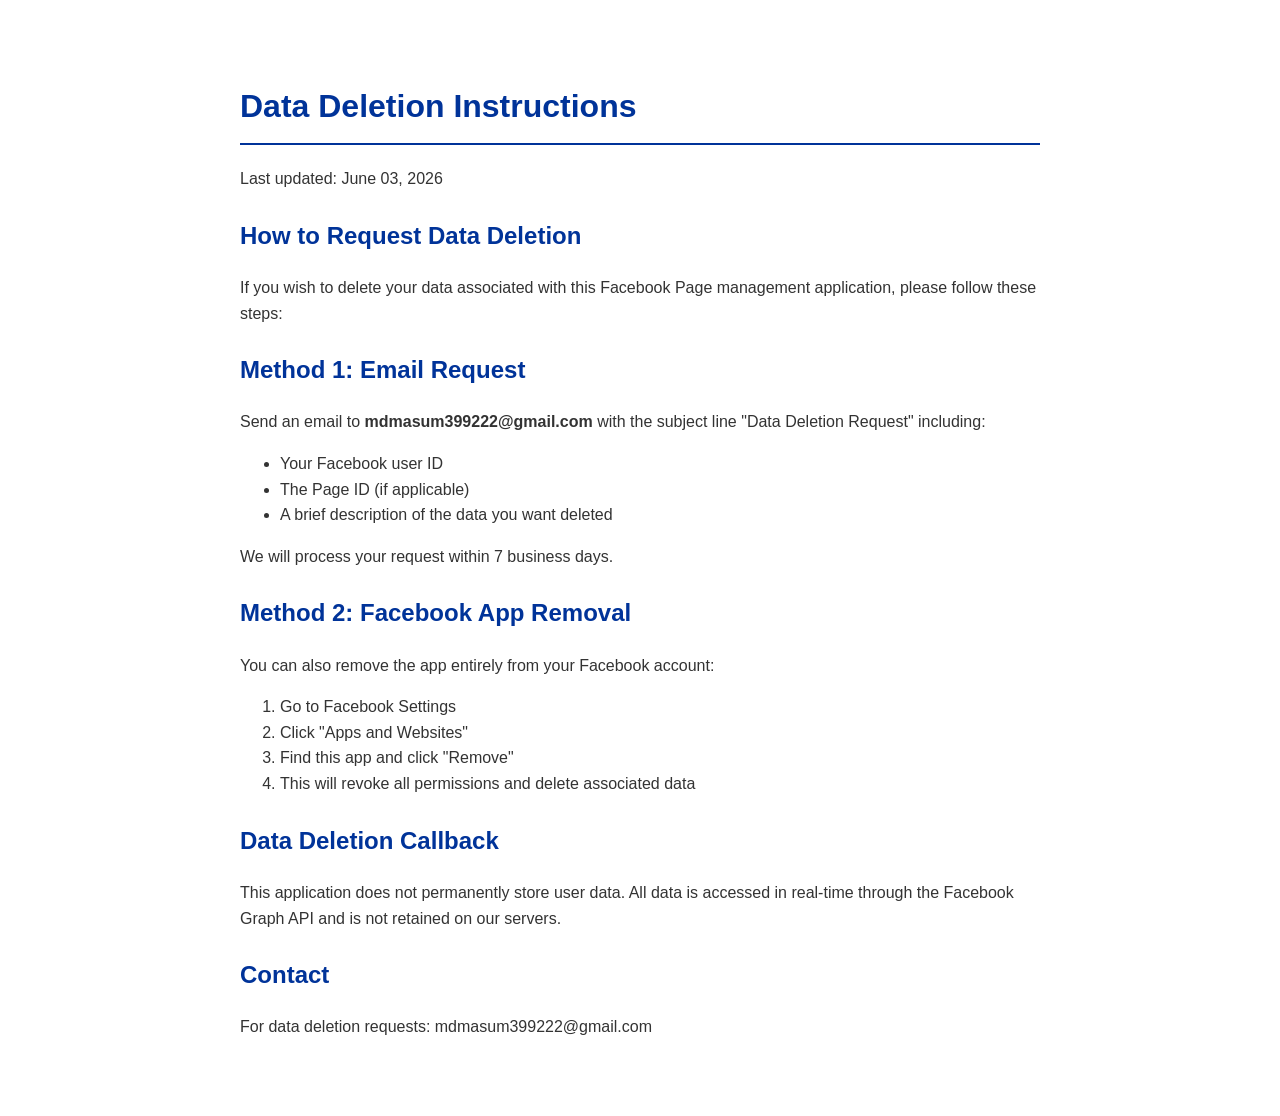
<file: data-deletion.html>
<!DOCTYPE html>
<html lang="en">
<head>
<meta charset="UTF-8">
<meta name="viewport" content="width=device-width, initial-scale=1.0">
<title>Data Deletion Instructions</title>
<style>
body{font-family:Arial,sans-serif;max-width:800px;margin:40px auto;padding:20px;line-height:1.6;color:#333;}
h1{color:#003399;border-bottom:2px solid #003399;padding-bottom:10px;}
h2{color:#003399;margin-top:25px;}
</style>
</head>
<body>
<h1>Data Deletion Instructions</h1>
<p>Last updated: June 03, 2026</p>

<h2>How to Request Data Deletion</h2>
<p>If you wish to delete your data associated with this Facebook Page management application, please follow these steps:</p>

<h2>Method 1: Email Request</h2>
<p>Send an email to <strong>mdmasum399222@gmail.com</strong> with the subject line "Data Deletion Request" including:</p>
<ul>
<li>Your Facebook user ID</li>
<li>The Page ID (if applicable)</li>
<li>A brief description of the data you want deleted</li>
</ul>
<p>We will process your request within 7 business days.</p>

<h2>Method 2: Facebook App Removal</h2>
<p>You can also remove the app entirely from your Facebook account:</p>
<ol>
<li>Go to Facebook Settings</li>
<li>Click "Apps and Websites"</li>
<li>Find this app and click "Remove"</li>
<li>This will revoke all permissions and delete associated data</li>
</ol>

<h2>Data Deletion Callback</h2>
<p>This application does not permanently store user data. All data is accessed in real-time through the Facebook Graph API and is not retained on our servers.</p>

<h2>Contact</h2>
<p>For data deletion requests: mdmasum399222@gmail.com</p>
</body>
</html>
</file>
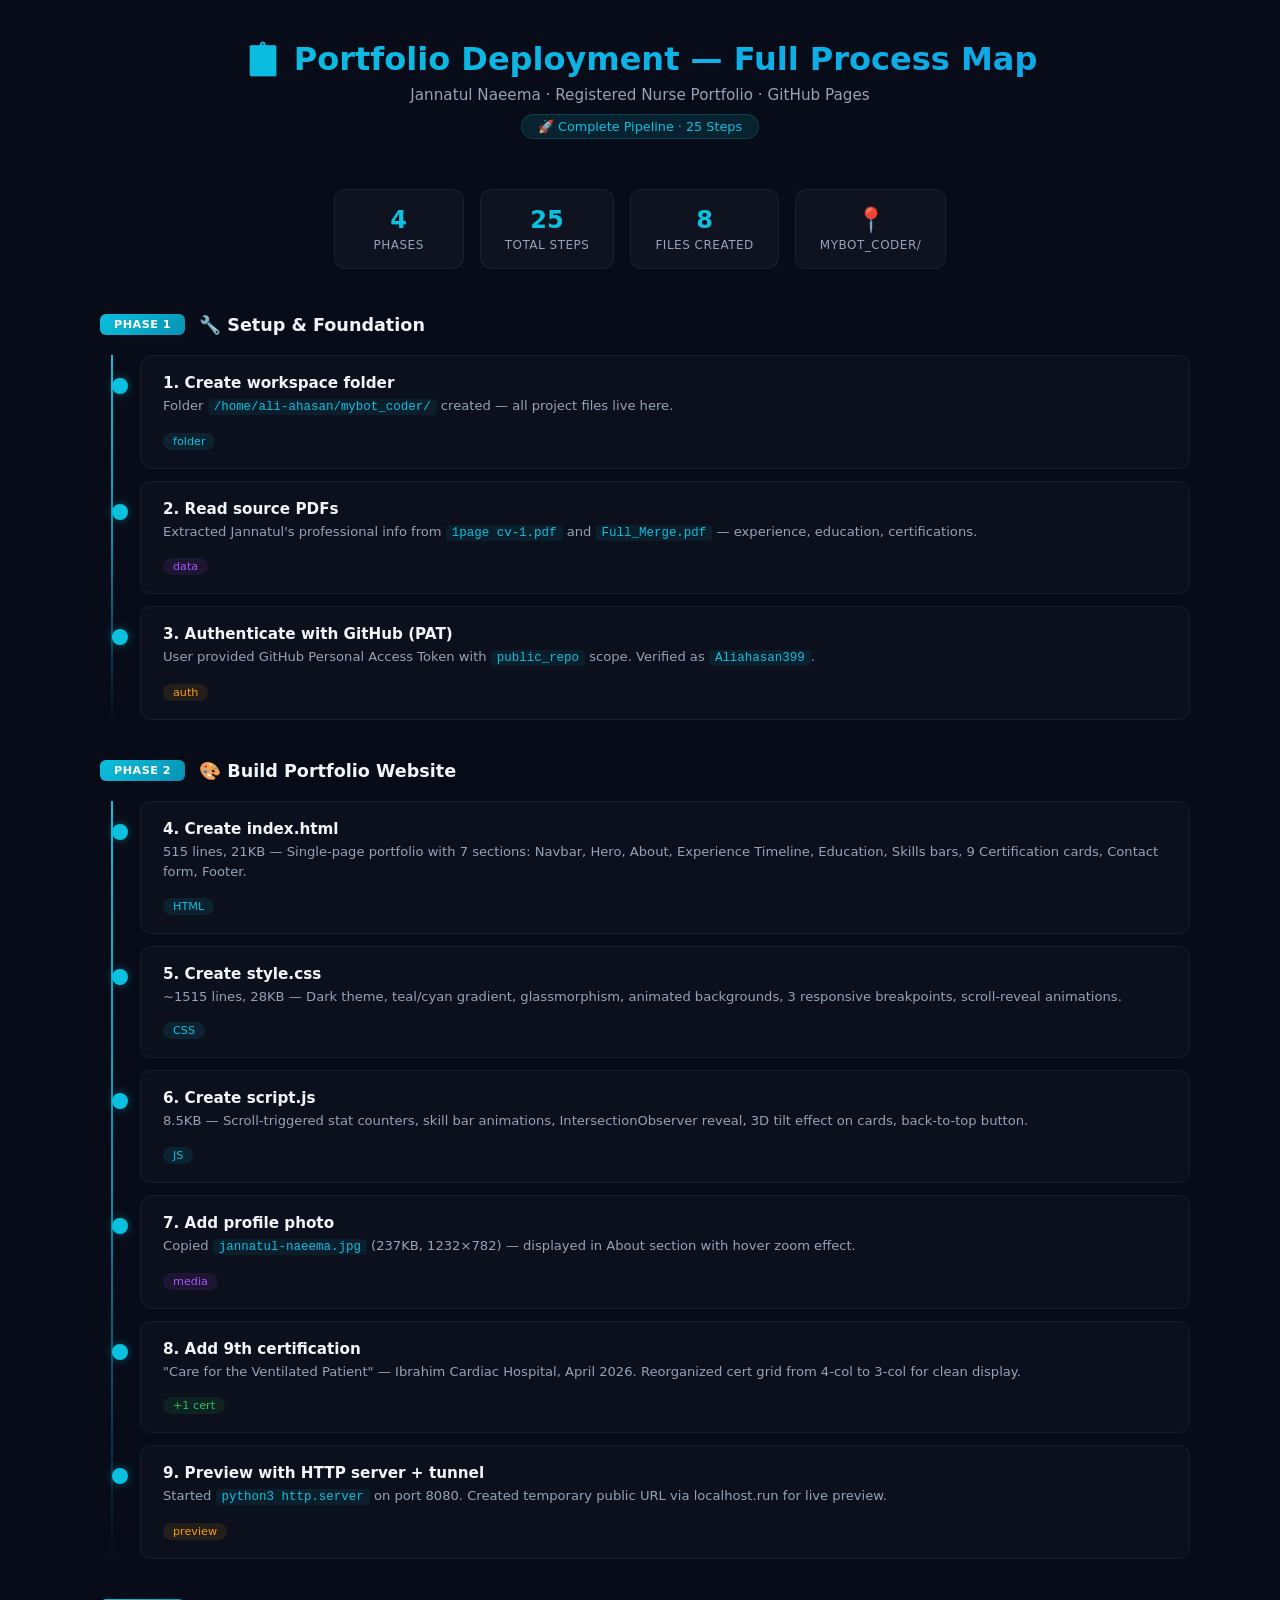
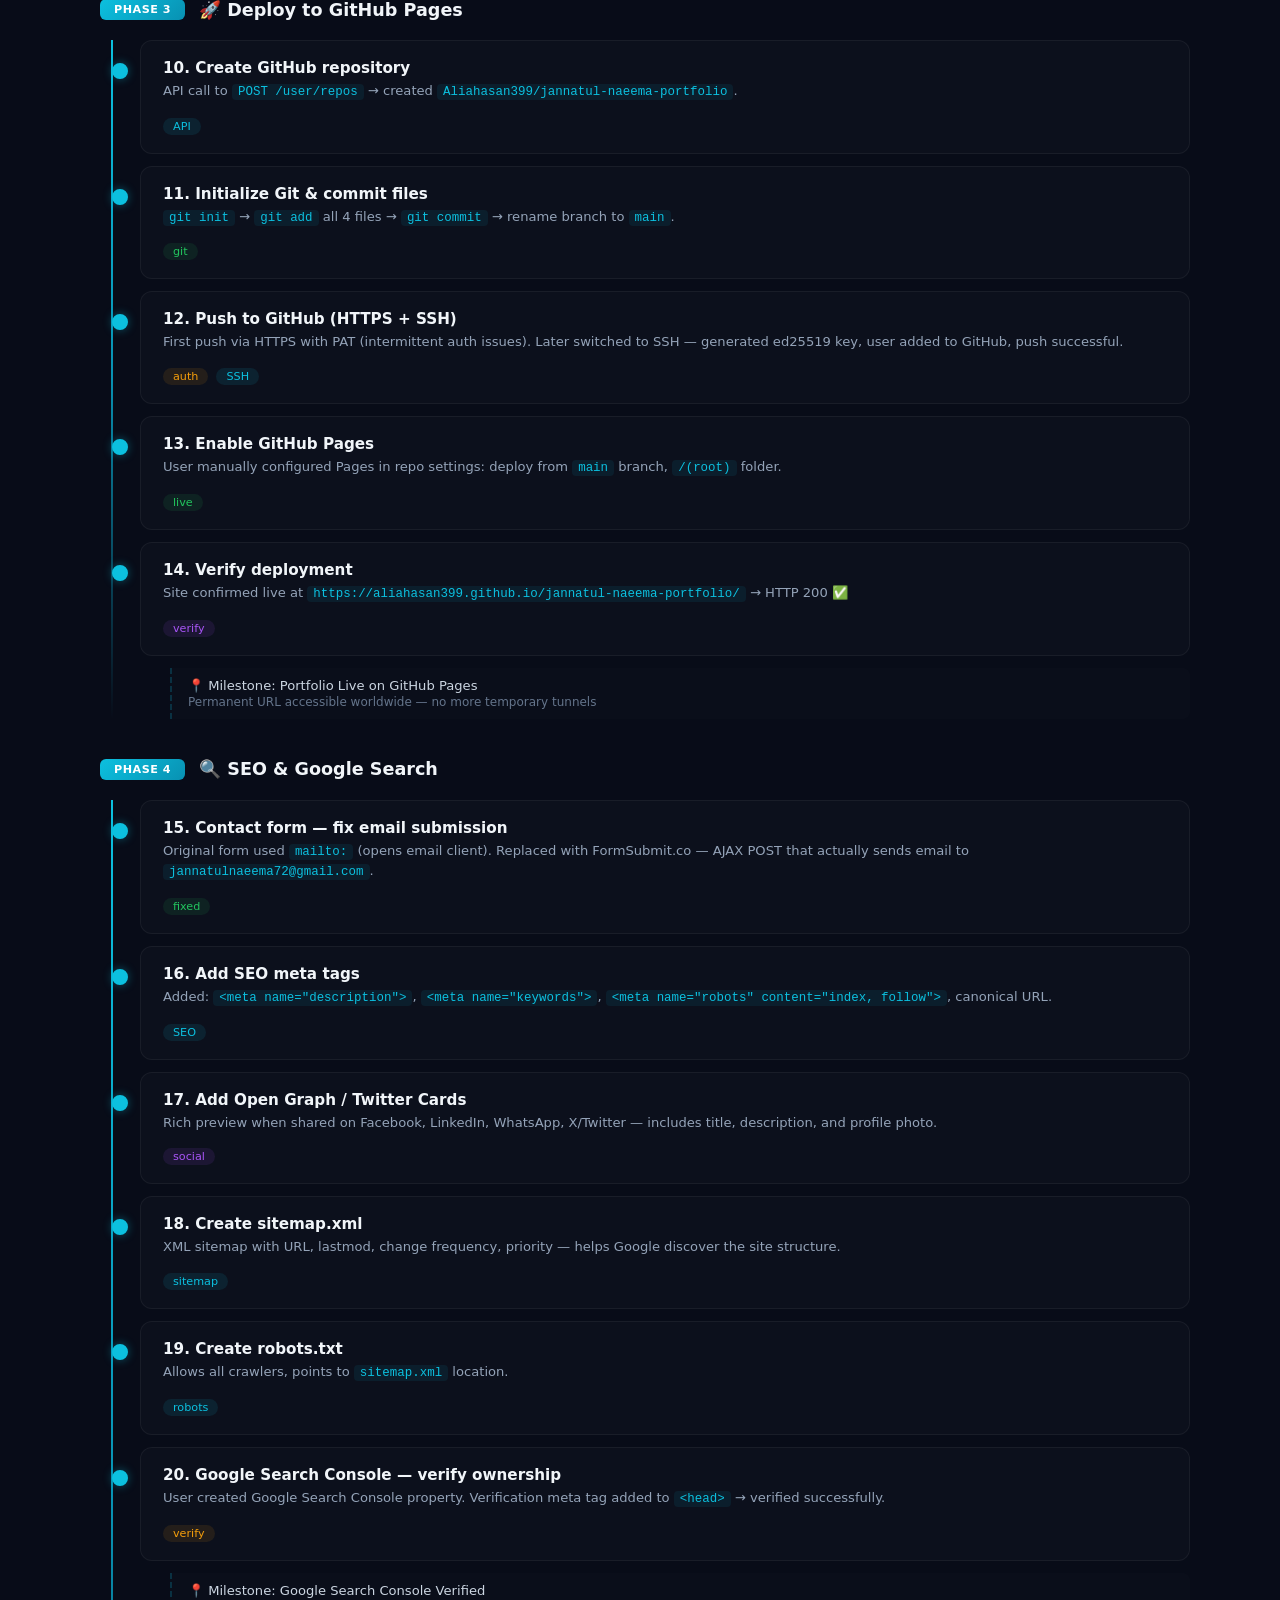
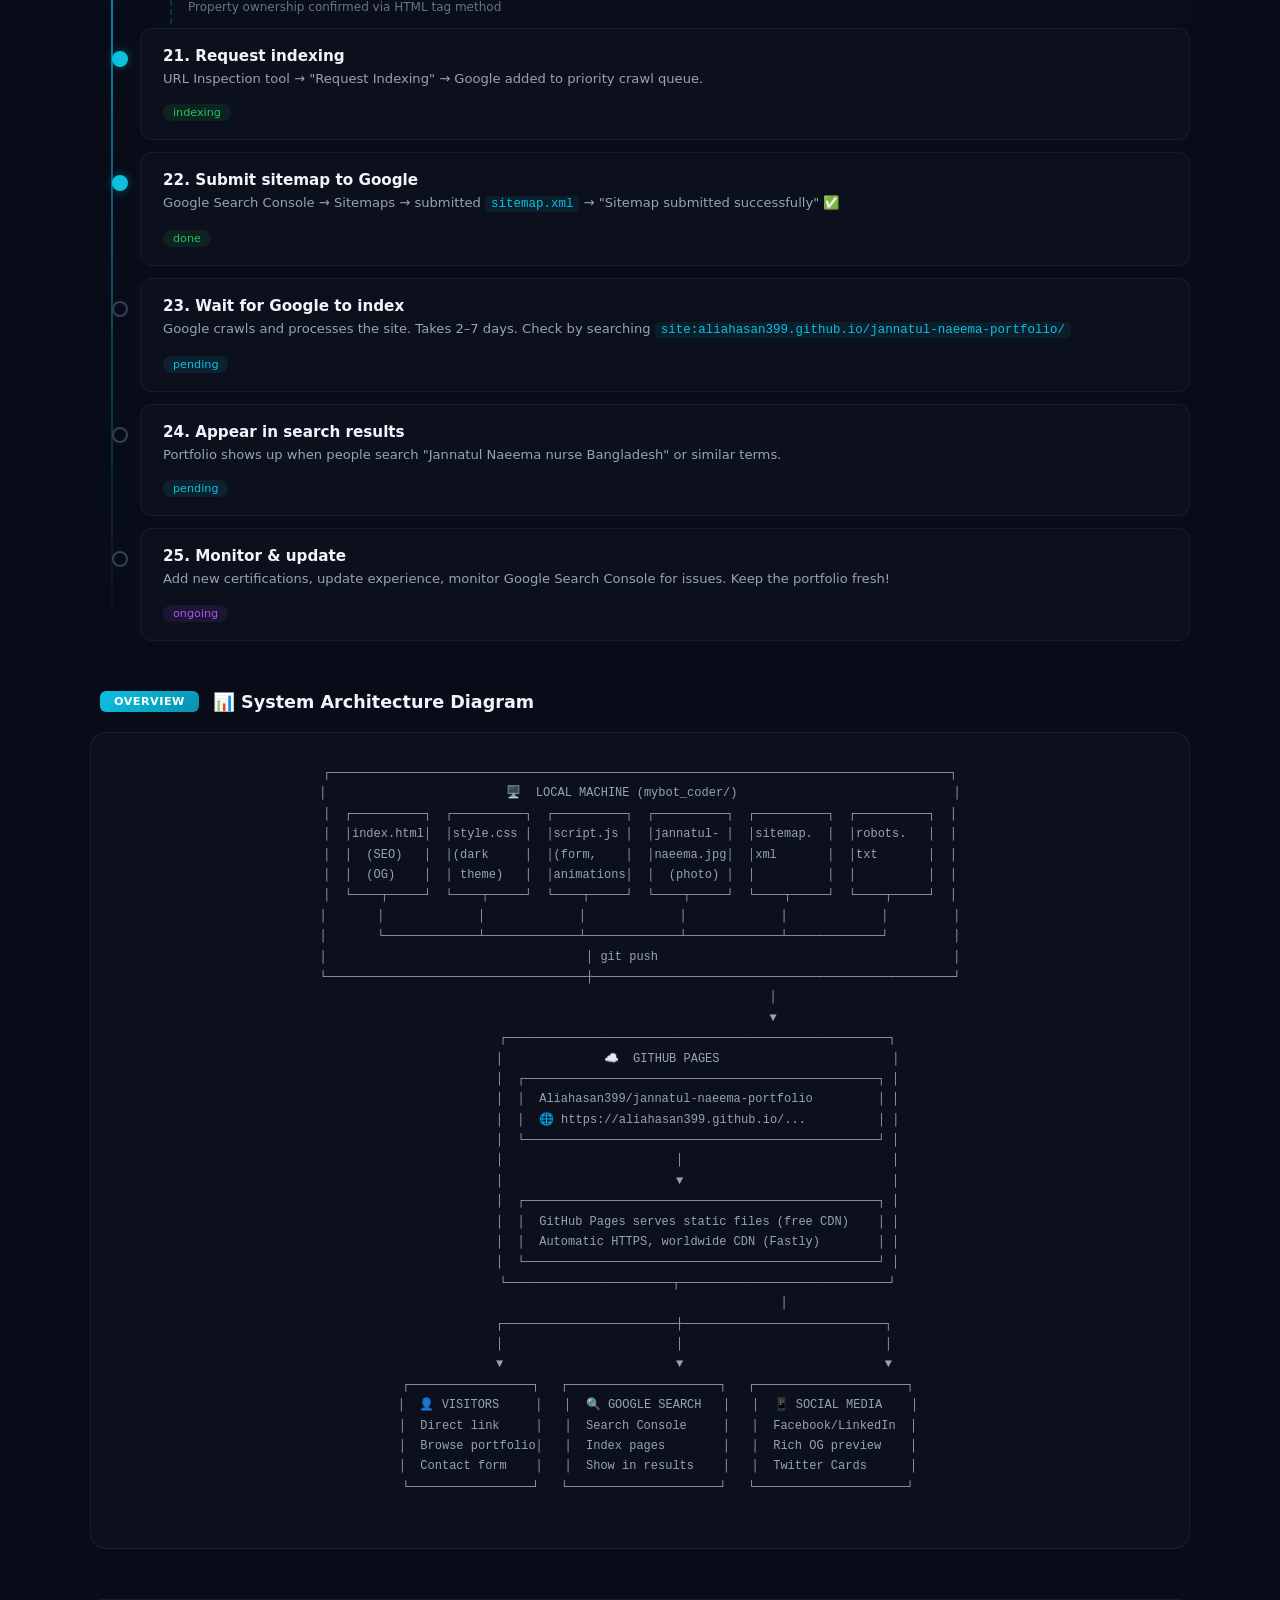
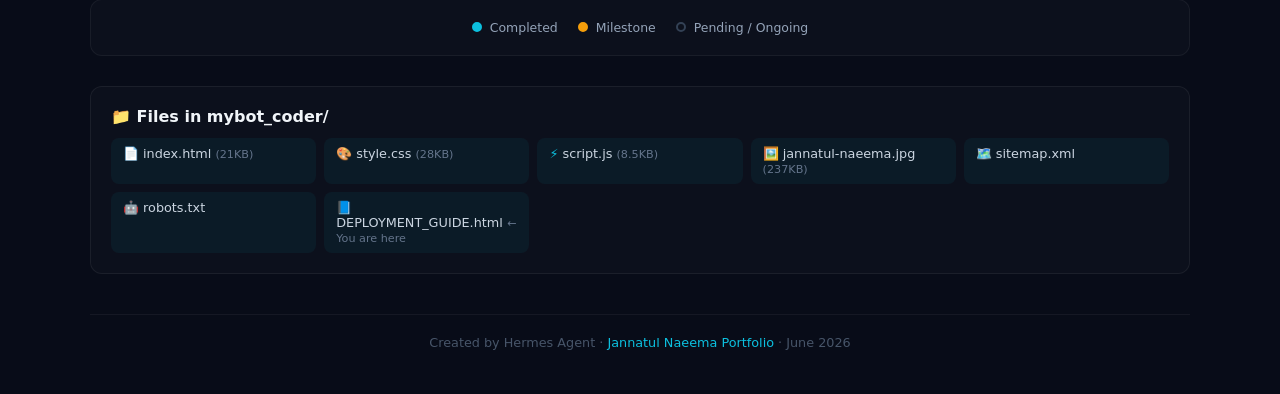
<file: DEPLOYMENT_GUIDE.html>
<!DOCTYPE html>
<html lang="en">
<head>
  <meta charset="UTF-8">
  <meta name="viewport" content="width=device-width, initial-scale=1.0">
  <title>Portfolio Deployment — Complete Process Map</title>
  <style>
    *{margin:0;padding:0;box-sizing:border-box}
    body{font-family:'Segoe UI',system-ui,-apple-system,sans-serif;background:#080c18;color:#e2e8f0;min-height:100vh;padding:40px 20px}
    .container{max-width:1100px;margin:0 auto}

    /* Header */
    .header{text-align:center;margin-bottom:50px}
    .header h1{font-size:2rem;font-weight:700;background:linear-gradient(135deg,#0cc0df,#0ea5e9);-webkit-background-clip:text;-webkit-text-fill-color:transparent;background-clip:text}
    .header p{color:#94a3b8;margin-top:8px;font-size:0.95rem}
    .header .badge{display:inline-block;background:rgba(12,192,223,0.12);color:#0cc0df;padding:4px 16px;border-radius:20px;font-size:0.8rem;margin-top:10px;border:1px solid rgba(12,192,223,0.2)}

    /* Stats bar */
    .stats{display:flex;gap:16px;justify-content:center;flex-wrap:wrap;margin-bottom:45px}
    .stat-box{background:rgba(255,255,255,0.03);border:1px solid rgba(255,255,255,0.06);border-radius:12px;padding:16px 24px;text-align:center;min-width:130px}
    .stat-box .num{font-size:1.5rem;font-weight:700;color:#0cc0df}
    .stat-box .label{font-size:0.75rem;color:#94a3b8;margin-top:4px;text-transform:uppercase;letter-spacing:0.5px}

    /* Phase labels */
    .phase{display:flex;align-items:center;gap:14px;margin:40px 0 20px;padding-left:10px}
    .phase .tag{background:linear-gradient(135deg,#0cc0df,#0891b2);color:#fff;padding:4px 14px;border-radius:6px;font-size:0.7rem;font-weight:600;letter-spacing:0.5px;text-transform:uppercase}
    .phase .title{font-size:1.1rem;font-weight:600;color:#f1f5f9}

    /* Timeline */
    .timeline{position:relative;padding-left:50px}
    .timeline::before{content:'';position:absolute;left:21px;top:0;bottom:0;width:2px;background:linear-gradient(to bottom,#0cc0df,#0891b2,transparent)}

    .step{position:relative;margin-bottom:12px;padding:18px 22px;background:rgba(255,255,255,0.02);border:1px solid rgba(255,255,255,0.05);border-radius:12px;transition:all 0.3s}
    .step:hover{background:rgba(255,255,255,0.04);border-color:rgba(12,192,223,0.2);transform:translateX(4px)}
    .step::before{content:'';position:absolute;left:-29px;top:22px;width:12px;height:12px;border-radius:50%;border:2px solid}
    .step.done::before{background:#0cc0df;border-color:#0cc0df;box-shadow:0 0 10px rgba(12,192,223,0.4)}
    .step.waiting::before{background:transparent;border-color:#334155}
    .step.special::before{background:#f59e0b;border-color:#f59e0b;box-shadow:0 0 10px rgba(245,158,11,0.4)}

    .step .title{font-weight:600;font-size:0.95rem;color:#f1f5f9}
    .step .desc{font-size:0.82rem;color:#94a3b8;margin-top:4px;line-height:1.5}
    .step .desc code{background:rgba(12,192,223,0.08);color:#0cc0df;padding:1px 6px;border-radius:4px;font-size:0.78rem}
    .step .arrow-down{font-size:0.7rem;color:#475569;margin-top:4px}

    .step .meta{display:flex;gap:8px;flex-wrap:wrap;margin-top:8px}
    .step .meta span{font-size:0.7rem;padding:2px 10px;border-radius:10px;font-weight:500}
    .meta.blue{background:rgba(12,192,223,0.1);color:#0cc0df}
    .meta.green{background:rgba(34,197,94,0.1);color:#22c55e}
    .meta.purple{background:rgba(168,85,247,0.1);color:#a855f7}
    .meta.orange{background:rgba(245,158,11,0.1);color:#f59e0b}
    .meta.red{background:rgba(239,68,68,0.1);color:#ef4444}

    /* Branch / connections */
    .branch{position:relative;margin:4px 0 4px 30px;padding:10px 16px;border-left:2px dashed rgba(12,192,223,0.2);border-radius:0 8px 8px 0;background:rgba(255,255,255,0.01)}
    .branch .title{font-size:0.82rem;color:#cbd5e1;font-weight:500}
    .branch .desc{font-size:0.75rem;color:#64748b;margin-top:2px}

    /* Arrow connector between steps */
    .connector{text-align:center;color:#334155;font-size:0.8rem;padding:2px 0 2px 50px}

    /* Legend */
    .legend{display:flex;gap:20px;justify-content:center;flex-wrap:wrap;margin-top:50px;padding:20px;background:rgba(255,255,255,0.02);border-radius:12px;border:1px solid rgba(255,255,255,0.05)}
    .legend-item{display:flex;align-items:center;gap:8px;font-size:0.78rem;color:#94a3b8}
    .legend-dot{width:10px;height:10px;border-radius:50%;border:2px solid}
    .legend-dot.green{background:#0cc0df;border-color:#0cc0df}
    .legend-dot.yellow{background:#f59e0b;border-color:#f59e0b}
    .legend-dot.gray{background:transparent;border-color:#334155}

    /* Footer */
    .footer{text-align:center;margin-top:40px;padding:20px;border-top:1px solid rgba(255,255,255,0.05);color:#475569;font-size:0.8rem}
    .footer a{color:#0cc0df;text-decoration:none}

    /* Responsive */
    @media(max-width:640px){
      .stats .stat-box{min-width:100px;padding:12px 16px}
      .timeline{padding-left:36px}
      .step{padding:14px 16px}
    }
  </style>
</head>
<body>
<div class="container">

  <!-- HEADER -->
  <div class="header">
    <h1>📋 Portfolio Deployment — Full Process Map</h1>
    <p>Jannatul Naeema · Registered Nurse Portfolio · GitHub Pages</p>
    <div class="badge">🚀 Complete Pipeline · 25 Steps</div>
  </div>

  <!-- STATS -->
  <div class="stats">
    <div class="stat-box"><div class="num">4</div><div class="label">Phases</div></div>
    <div class="stat-box"><div class="num">25</div><div class="label">Total Steps</div></div>
    <div class="stat-box"><div class="num">8</div><div class="label">Files Created</div></div>
    <div class="stat-box"><div class="num">📍</div><div class="label">mybot_coder/</div></div>
  </div>

  <!-- ===== PHASE 1 ===== -->
  <div class="phase"><span class="tag">Phase 1</span><span class="title">🔧 Setup &amp; Foundation</span></div>
  <div class="timeline">

    <div class="step done">
      <div class="title">1. Create workspace folder</div>
      <div class="desc">Folder <code>/home/ali-ahasan/mybot_coder/</code> created — all project files live here.</div>
      <div class="meta"><span class="meta blue">folder</span></div>
    </div>

    <div class="step done">
      <div class="title">2. Read source PDFs</div>
      <div class="desc">Extracted Jannatul's professional info from <code>1page cv-1.pdf</code> and <code>Full_Merge.pdf</code> — experience, education, certifications.</div>
      <div class="meta"><span class="meta purple">data</span></div>
    </div>

    <div class="step done">
      <div class="title">3. Authenticate with GitHub (PAT)</div>
      <div class="desc">User provided GitHub Personal Access Token with <code>public_repo</code> scope. Verified as <code>Aliahasan399</code>.</div>
      <div class="meta"><span class="meta orange">auth</span></div>
    </div>
  </div>

  <!-- ===== PHASE 2 ===== -->
  <div class="phase"><span class="tag">Phase 2</span><span class="title">🎨 Build Portfolio Website</span></div>
  <div class="timeline">

    <div class="step done">
      <div class="title">4. Create index.html</div>
      <div class="desc">515 lines, 21KB — Single-page portfolio with 7 sections: Navbar, Hero, About, Experience Timeline, Education, Skills bars, 9 Certification cards, Contact form, Footer.</div>
      <div class="meta"><span class="meta blue">HTML</span></div>
    </div>

    <div class="step done">
      <div class="title">5. Create style.css</div>
      <div class="desc">~1515 lines, 28KB — Dark theme, teal/cyan gradient, glassmorphism, animated backgrounds, 3 responsive breakpoints, scroll-reveal animations.</div>
      <div class="meta"><span class="meta blue">CSS</span></div>
    </div>

    <div class="step done">
      <div class="title">6. Create script.js</div>
      <div class="desc">8.5KB — Scroll-triggered stat counters, skill bar animations, IntersectionObserver reveal, 3D tilt effect on cards, back-to-top button.</div>
      <div class="meta"><span class="meta blue">JS</span></div>
    </div>

    <div class="step done">
      <div class="title">7. Add profile photo</div>
      <div class="desc">Copied <code>jannatul-naeema.jpg</code> (237KB, 1232×782) — displayed in About section with hover zoom effect.</div>
      <div class="meta"><span class="meta purple">media</span></div>
    </div>

    <div class="step done">
      <div class="title">8. Add 9th certification</div>
      <div class="desc">"Care for the Ventilated Patient" — Ibrahim Cardiac Hospital, April 2026. Reorganized cert grid from 4-col to 3-col for clean display.</div>
      <div class="meta"><span class="meta green">+1 cert</span></div>
    </div>

    <div class="step done">
      <div class="title">9. Preview with HTTP server + tunnel</div>
      <div class="desc">Started <code>python3 http.server</code> on port 8080. Created temporary public URL via localhost.run for live preview.</div>
      <div class="meta"><span class="meta orange">preview</span></div>
    </div>
  </div>

  <!-- ===== PHASE 3 ===== -->
  <div class="phase"><span class="tag">Phase 3</span><span class="title">🚀 Deploy to GitHub Pages</span></div>
  <div class="timeline">

    <div class="step done">
      <div class="title">10. Create GitHub repository</div>
      <div class="desc">API call to <code>POST /user/repos</code> → created <code>Aliahasan399/jannatul-naeema-portfolio</code>.</div>
      <div class="meta"><span class="meta blue">API</span></div>
    </div>

    <div class="step done">
      <div class="title">11. Initialize Git &amp; commit files</div>
      <div class="desc"><code>git init</code> → <code>git add</code> all 4 files → <code>git commit</code> → rename branch to <code>main</code>.</div>
      <div class="meta"><span class="meta green">git</span></div>
    </div>

    <div class="step done">
      <div class="title">12. Push to GitHub (HTTPS + SSH)</div>
      <div class="desc">First push via HTTPS with PAT (intermittent auth issues). Later switched to SSH — generated ed25519 key, user added to GitHub, push successful.</div>
      <div class="meta"><span class="meta orange">auth</span><span class="meta blue">SSH</span></div>
    </div>

    <div class="step done">
      <div class="title">13. Enable GitHub Pages</div>
      <div class="desc">User manually configured Pages in repo settings: deploy from <code>main</code> branch, <code>/(root)</code> folder.</div>
      <div class="meta"><span class="meta green">live</span></div>
    </div>

    <div class="step done">
      <div class="title">14. Verify deployment</div>
      <div class="desc">Site confirmed live at <code>https://aliahasan399.github.io/jannatul-naeema-portfolio/</code> → HTTP 200 ✅</div>
      <div class="meta"><span class="meta purple">verify</span></div>
    </div>

    <div class="branch">
      <div class="title">📍 Milestone: Portfolio Live on GitHub Pages</div>
      <div class="desc">Permanent URL accessible worldwide — no more temporary tunnels</div>
    </div>
  </div>

  <!-- ===== PHASE 4 ===== -->
  <div class="phase"><span class="tag">Phase 4</span><span class="title">🔍 SEO &amp; Google Search</span></div>
  <div class="timeline">

    <div class="step done">
      <div class="title">15. Contact form — fix email submission</div>
      <div class="desc">Original form used <code>mailto:</code> (opens email client). Replaced with FormSubmit.co — AJAX POST that actually sends email to <code>jannatulnaeema72@gmail.com</code>.</div>
      <div class="meta"><span class="meta green">fixed</span></div>
    </div>

    <div class="step done">
      <div class="title">16. Add SEO meta tags</div>
      <div class="desc">Added: <code>&lt;meta name="description"&gt;</code>, <code>&lt;meta name="keywords"&gt;</code>, <code>&lt;meta name="robots" content="index, follow"&gt;</code>, canonical URL.</div>
      <div class="meta"><span class="meta blue">SEO</span></div>
    </div>

    <div class="step done">
      <div class="title">17. Add Open Graph / Twitter Cards</div>
      <div class="desc">Rich preview when shared on Facebook, LinkedIn, WhatsApp, X/Twitter — includes title, description, and profile photo.</div>
      <div class="meta"><span class="meta purple">social</span></div>
    </div>

    <div class="step done">
      <div class="title">18. Create sitemap.xml</div>
      <div class="desc">XML sitemap with URL, lastmod, change frequency, priority — helps Google discover the site structure.</div>
      <div class="meta"><span class="meta blue">sitemap</span></div>
    </div>

    <div class="step done">
      <div class="title">19. Create robots.txt</div>
      <div class="desc">Allows all crawlers, points to <code>sitemap.xml</code> location.</div>
      <div class="meta"><span class="meta blue">robots</span></div>
    </div>

    <div class="step done">
      <div class="title">20. Google Search Console — verify ownership</div>
      <div class="desc">User created Google Search Console property. Verification meta tag added to <code>&lt;head&gt;</code> → verified successfully.</div>
      <div class="meta"><span class="meta orange">verify</span></div>
    </div>

    <div class="branch">
      <div class="title">📍 Milestone: Google Search Console Verified</div>
      <div class="desc">Property ownership confirmed via HTML tag method</div>
    </div>

    <div class="step done">
      <div class="title">21. Request indexing</div>
      <div class="desc">URL Inspection tool → "Request Indexing" → Google added to priority crawl queue.</div>
      <div class="meta"><span class="meta green">indexing</span></div>
    </div>

    <div class="step done">
      <div class="title">22. Submit sitemap to Google</div>
      <div class="desc">Google Search Console → Sitemaps → submitted <code>sitemap.xml</code> → "Sitemap submitted successfully" ✅</div>
      <div class="meta"><span class="meta green">done</span></div>
    </div>

    <div class="step waiting">
      <div class="title">23. Wait for Google to index</div>
      <div class="desc">Google crawls and processes the site. Takes 2–7 days. Check by searching <code>site:aliahasan399.github.io/jannatul-naeema-portfolio/</code></div>
      <div class="meta"><span class="meta blue">pending</span></div>
    </div>

    <div class="step waiting">
      <div class="title">24. Appear in search results</div>
      <div class="desc">Portfolio shows up when people search "Jannatul Naeema nurse Bangladesh" or similar terms.</div>
      <div class="meta"><span class="meta blue">pending</span></div>
    </div>

    <div class="step waiting">
      <div class="title">25. Monitor &amp; update</div>
      <div class="desc">Add new certifications, update experience, monitor Google Search Console for issues. Keep the portfolio fresh!</div>
      <div class="meta"><span class="meta purple">ongoing</span></div>
    </div>
  </div>

  <!-- CONNECTION DIAGRAM -->
  <div class="phase" style="margin-top:50px"><span class="tag">Overview</span><span class="title">📊 System Architecture Diagram</span></div>

  <div style="background:rgba(255,255,255,0.02);border:1px solid rgba(255,255,255,0.06);border-radius:16px;padding:30px 20px;overflow-x:auto">
    <pre style="font-family:'Courier New',monospace;font-size:0.75rem;line-height:1.7;color:#94a3b8;text-align:center;white-space:pre">
┌──────────────────────────────────────────────────────────────────────────────────────┐
│                         🖥️  LOCAL MACHINE (mybot_coder/)                              │
│  ┌──────────┐  ┌──────────┐  ┌──────────┐  ┌──────────┐  ┌──────────┐  ┌──────────┐  │
│  │index.html│  │style.css │  │script.js │  │jannatul- │  │sitemap.  │  │robots.   │  │
│  │  (SEO)   │  │(dark     │  │(form,    │  │naeema.jpg│  │xml       │  │txt       │  │
│  │  (OG)    │  │ theme)   │  │animations│  │  (photo) │  │          │  │          │  │
│  └────┬─────┘  └────┬─────┘  └────┬─────┘  └────┬─────┘  └────┬─────┘  └────┬─────┘  │
│       │             │             │             │             │             │         │
│       └─────────────┴─────────────┴─────────────┴─────────────┴─────────────┘         │
│                                    │ git push                                         │
└────────────────────────────────────┼──────────────────────────────────────────────────┘
                                     │
                                     ▼
                ┌─────────────────────────────────────────────────────┐
                │              ☁️  GITHUB PAGES                        │
                │  ┌─────────────────────────────────────────────────┐ │
                │  │  Aliahasan399/jannatul-naeema-portfolio         │ │
                │  │  🌐 https://aliahasan399.github.io/...          │ │
                │  └─────────────────────────────────────────────────┘ │
                │                        │                             │
                │                        ▼                             │
                │  ┌─────────────────────────────────────────────────┐ │
                │  │  GitHub Pages serves static files (free CDN)    │ │
                │  │  Automatic HTTPS, worldwide CDN (Fastly)        │ │
                │  └─────────────────────────────────────────────────┘ │
                └───────────────────────┬─────────────────────────────┘
                                        │
               ┌────────────────────────┼────────────────────────────┐
               │                        │                            │
               ▼                        ▼                            ▼
     ┌─────────────────┐   ┌─────────────────────┐   ┌─────────────────────┐
     │  👤 VISITORS     │   │  🔍 GOOGLE SEARCH   │   │  📱 SOCIAL MEDIA    │
     │  Direct link     │   │  Search Console     │   │  Facebook/LinkedIn  │
     │  Browse portfolio│   │  Index pages        │   │  Rich OG preview    │
     │  Contact form    │   │  Show in results    │   │  Twitter Cards      │
     └─────────────────┘   └─────────────────────┘   └─────────────────────┘
    </pre>
  </div>

  <!-- LEGEND -->
  <div class="legend">
    <div class="legend-item"><div class="legend-dot green"></div> Completed</div>
    <div class="legend-item"><div class="legend-dot yellow"></div> Milestone</div>
    <div class="legend-item"><div class="legend-dot gray"></div> Pending / Ongoing</div>
  </div>

  <!-- FILE LIST -->
  <div style="margin-top:30px;background:rgba(255,255,255,0.02);border:1px solid rgba(255,255,255,0.06);border-radius:12px;padding:20px">
    <div style="font-weight:600;color:#f1f5f9;margin-bottom:12px">📁 Files in mybot_coder/</div>
    <div style="display:grid;grid-template-columns:repeat(auto-fill,minmax(200px,1fr));gap:8px">
      <div style="background:rgba(12,192,223,0.06);padding:8px 12px;border-radius:8px;font-size:0.8rem;color:#cbd5e1"><span style="color:#0cc0df">📄</span> index.html <span style="color:#64748b;font-size:0.7rem">(21KB)</span></div>
      <div style="background:rgba(12,192,223,0.06);padding:8px 12px;border-radius:8px;font-size:0.8rem;color:#cbd5e1"><span style="color:#0cc0df">🎨</span> style.css <span style="color:#64748b;font-size:0.7rem">(28KB)</span></div>
      <div style="background:rgba(12,192,223,0.06);padding:8px 12px;border-radius:8px;font-size:0.8rem;color:#cbd5e1"><span style="color:#0cc0df">⚡</span> script.js <span style="color:#64748b;font-size:0.7rem">(8.5KB)</span></div>
      <div style="background:rgba(12,192,223,0.06);padding:8px 12px;border-radius:8px;font-size:0.8rem;color:#cbd5e1"><span style="color:#0cc0df">🖼️</span> jannatul-naeema.jpg <span style="color:#64748b;font-size:0.7rem">(237KB)</span></div>
      <div style="background:rgba(12,192,223,0.06);padding:8px 12px;border-radius:8px;font-size:0.8rem;color:#cbd5e1"><span style="color:#0cc0df">🗺️</span> sitemap.xml</div>
      <div style="background:rgba(12,192,223,0.06);padding:8px 12px;border-radius:8px;font-size:0.8rem;color:#cbd5e1"><span style="color:#0cc0df">🤖</span> robots.txt</div>
      <div style="background:rgba(12,192,223,0.06);padding:8px 12px;border-radius:8px;font-size:0.8rem;color:#cbd5e1"><span style="color:#0cc0df">📘</span> DEPLOYMENT_GUIDE.html <span style="color:#64748b;font-size:0.7rem">← You are here</span></div>
    </div>
  </div>

  <div class="footer">
    Created by Hermes Agent · <a href="https://aliahasan399.github.io/jannatul-naeema-portfolio/">Jannatul Naeema Portfolio</a> · June 2026
  </div>

</div>
</body>
</html>
</file>
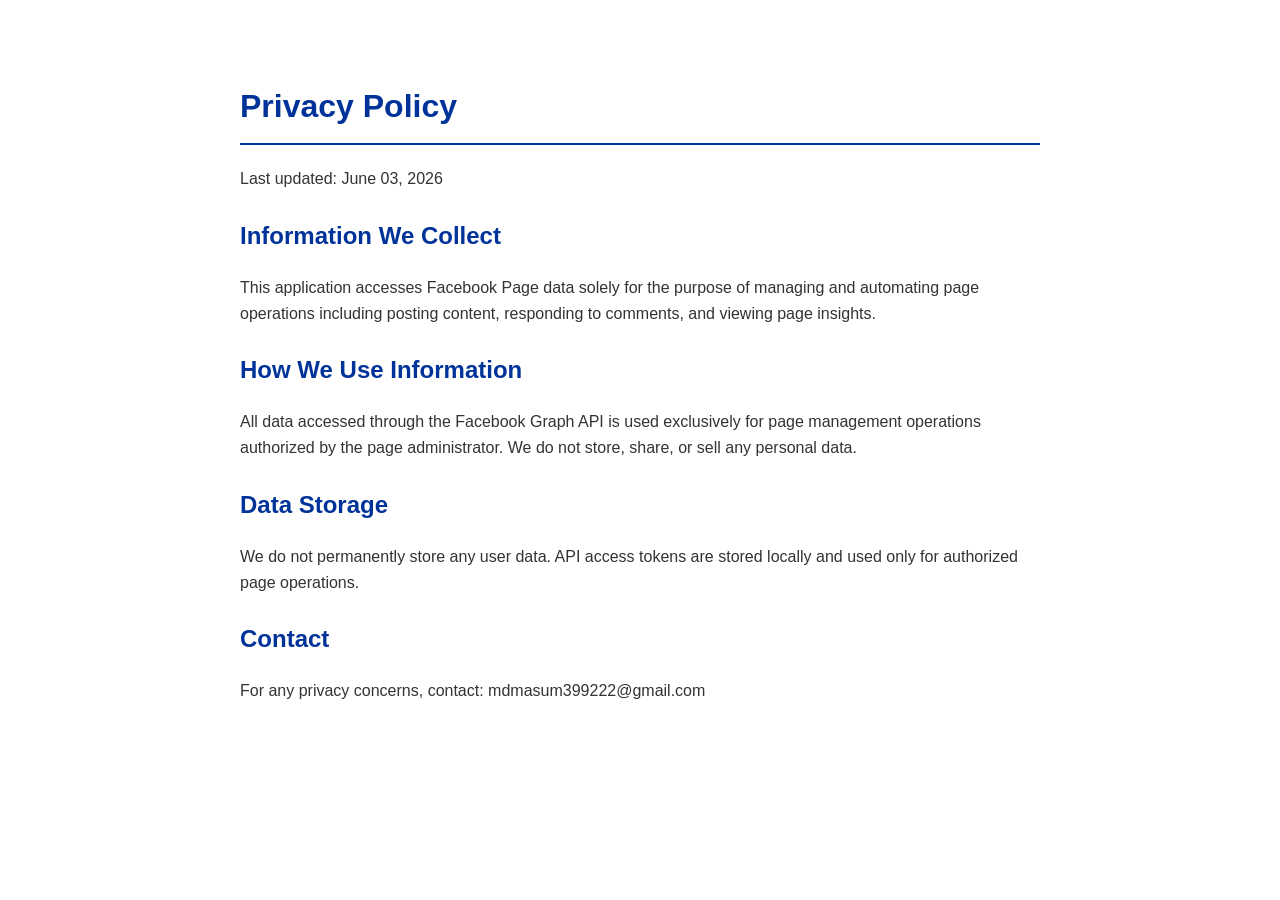
<file: privacy-policy.html>
<!DOCTYPE html>
<html lang="en">
<head>
<meta charset="UTF-8">
<meta name="viewport" content="width=device-width, initial-scale=1.0">
<title>Privacy Policy</title>
<style>
body{font-family:Arial,sans-serif;max-width:800px;margin:40px auto;padding:20px;line-height:1.6;color:#333;}
h1{color:#003399;border-bottom:2px solid #003399;padding-bottom:10px;}
h2{color:#003399;margin-top:25px;}
</style>
</head>
<body>
<h1>Privacy Policy</h1>
<p>Last updated: June 03, 2026</p>

<h2>Information We Collect</h2>
<p>This application accesses Facebook Page data solely for the purpose of managing and automating page operations including posting content, responding to comments, and viewing page insights.</p>

<h2>How We Use Information</h2>
<p>All data accessed through the Facebook Graph API is used exclusively for page management operations authorized by the page administrator. We do not store, share, or sell any personal data.</p>

<h2>Data Storage</h2>
<p>We do not permanently store any user data. API access tokens are stored locally and used only for authorized page operations.</p>

<h2>Contact</h2>
<p>For any privacy concerns, contact: mdmasum399222@gmail.com</p>
</body>
</html>
</file>
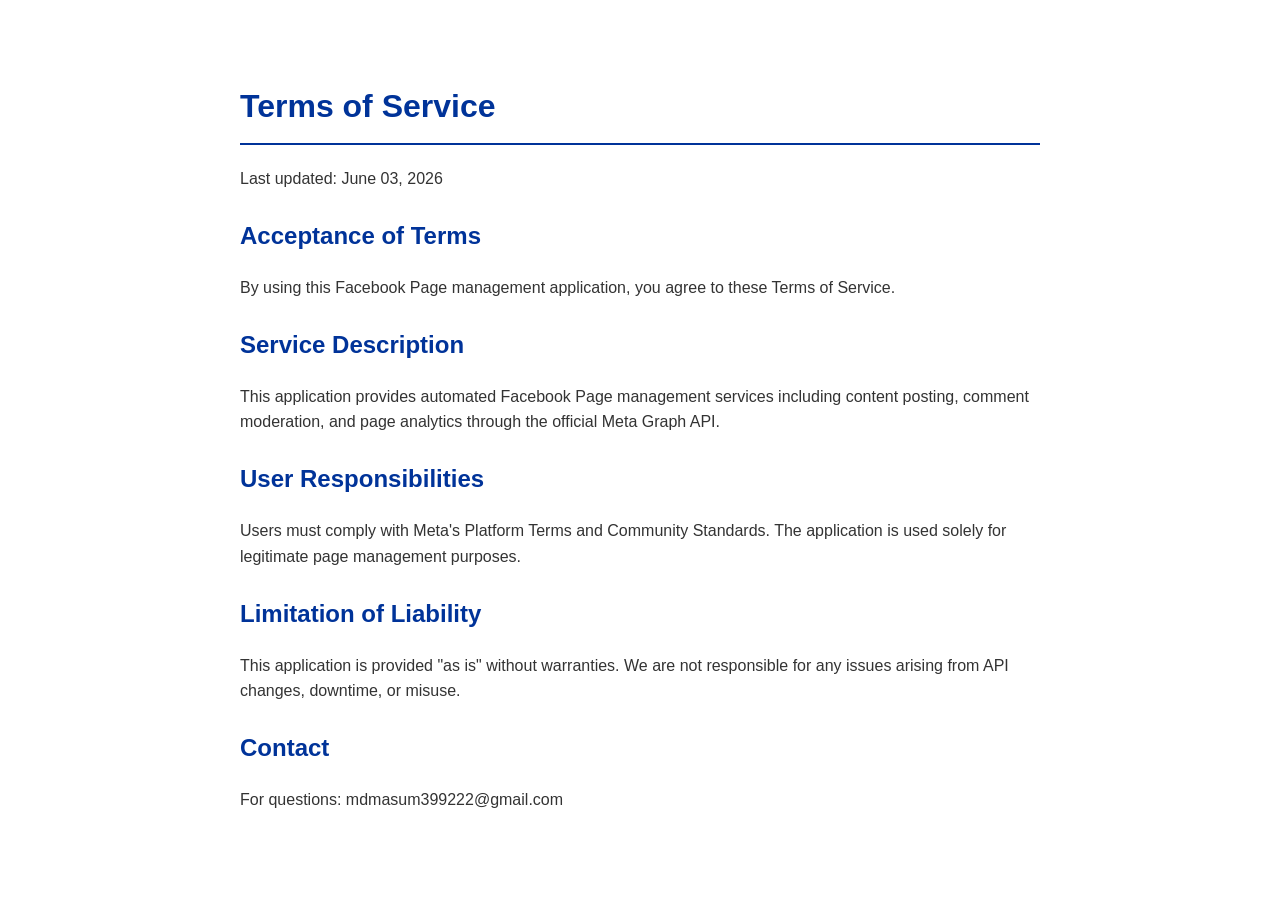
<file: terms-of-service.html>
<!DOCTYPE html>
<html lang="en">
<head>
<meta charset="UTF-8">
<meta name="viewport" content="width=device-width, initial-scale=1.0">
<title>Terms of Service</title>
<style>
body{font-family:Arial,sans-serif;max-width:800px;margin:40px auto;padding:20px;line-height:1.6;color:#333;}
h1{color:#003399;border-bottom:2px solid #003399;padding-bottom:10px;}
h2{color:#003399;margin-top:25px;}
</style>
</head>
<body>
<h1>Terms of Service</h1>
<p>Last updated: June 03, 2026</p>

<h2>Acceptance of Terms</h2>
<p>By using this Facebook Page management application, you agree to these Terms of Service.</p>

<h2>Service Description</h2>
<p>This application provides automated Facebook Page management services including content posting, comment moderation, and page analytics through the official Meta Graph API.</p>

<h2>User Responsibilities</h2>
<p>Users must comply with Meta's Platform Terms and Community Standards. The application is used solely for legitimate page management purposes.</p>

<h2>Limitation of Liability</h2>
<p>This application is provided "as is" without warranties. We are not responsible for any issues arising from API changes, downtime, or misuse.</p>

<h2>Contact</h2>
<p>For questions: mdmasum399222@gmail.com</p>
</body>
</html>
</file>
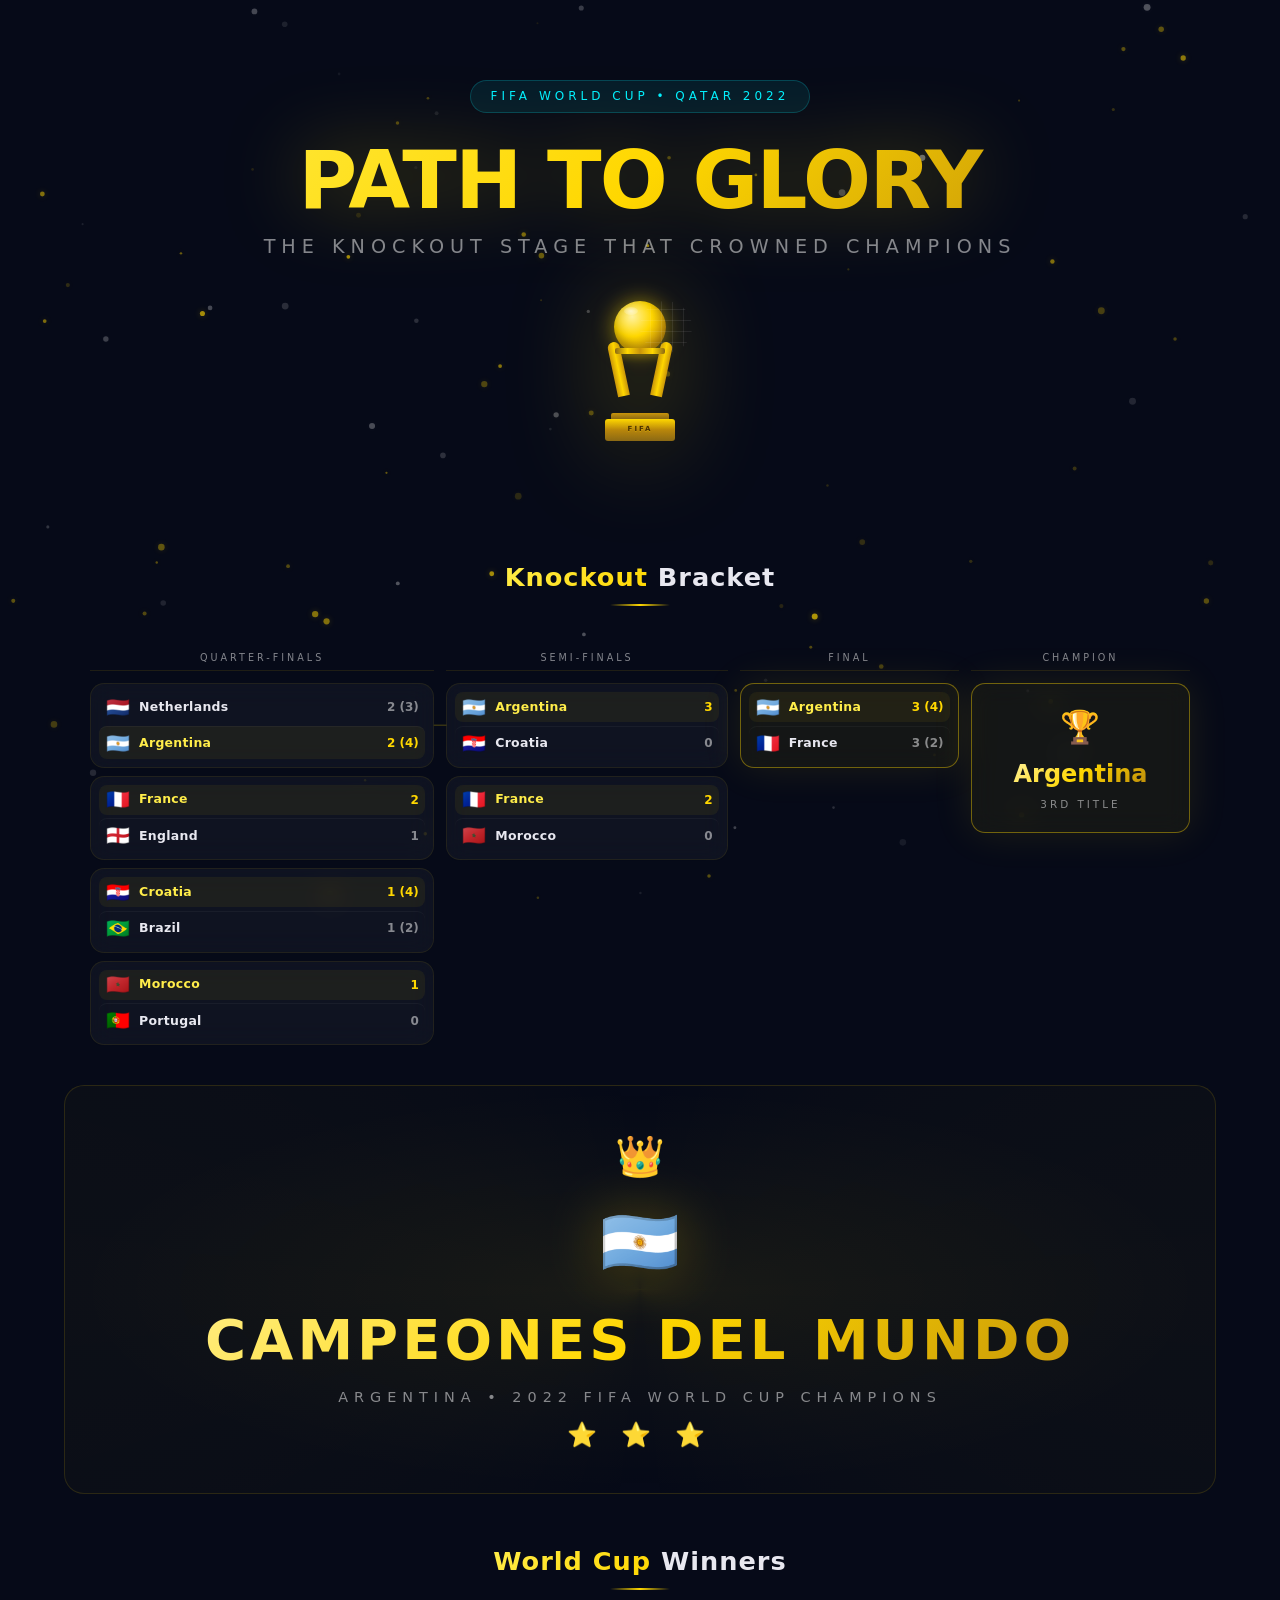
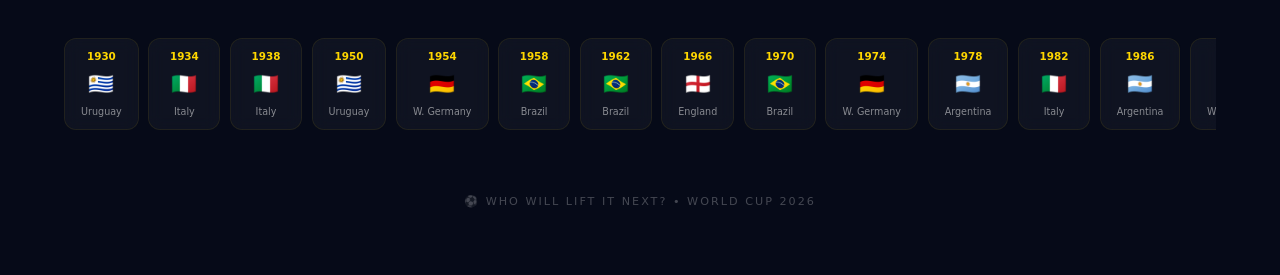
<file: world-cup.html>
<!DOCTYPE html>
<html lang="en">
<head>
<meta charset="UTF-8">
<meta name="viewport" content="width=device-width, initial-scale=1.0">
<title>World Cup 2022 — Path to Glory</title>
<style>
/* =============================================
   1. CSS VARIABLES & RESET
   ============================================= */
:root {
  --gold: #ffd700;
  --gold-light: #ffed4a;
  --gold-dark: #b8860b;
  --teal: #00f0ff;
  --bg: #060a18;
  --bg-card: rgba(255, 255, 255, 0.04);
  --bg-card-hover: rgba(255, 215, 0, 0.08);
  --glass: rgba(255, 255, 255, 0.06);
  --text: #e8e8f0;
  --text-dim: rgba(255, 255, 255, 0.5);
  --radius: 14px;
  --shadow-gold: 0 0 30px rgba(255, 215, 0, 0.15);
}
*, *::before, *::after { margin: 0; padding: 0; box-sizing: border-box; }
html { scroll-behavior: smooth; }
body {
  font-family: 'Segoe UI', system-ui, -apple-system, sans-serif;
  background: var(--bg);
  color: var(--text);
  min-height: 100vh;
  overflow-x: hidden;
  line-height: 1.5;
}

/* =============================================
   2. PARTICLE CANVAS
   ============================================= */
#particleCanvas {
  position: fixed;
  top: 0; left: 0;
  width: 100vw;
  height: 100vh;
  z-index: 0;
  pointer-events: none;
}

/* =============================================
   3. MAIN CONTAINER
   ============================================= */
main {
  position: relative;
  z-index: 1;
  max-width: 1200px;
  margin: 0 auto;
  padding: 2rem 1.5rem 4rem;
}

/* =============================================
   4. HERO SECTION
   ============================================= */
.hero {
  text-align: center;
  padding: 3rem 0 2rem;
  position: relative;
}
.hero-badge {
  display: inline-block;
  font-size: 0.75rem;
  letter-spacing: 4px;
  text-transform: uppercase;
  color: var(--teal);
  background: rgba(0, 240, 255, 0.08);
  border: 1px solid rgba(0, 240, 255, 0.2);
  padding: 0.4rem 1.2rem;
  border-radius: 100px;
  margin-bottom: 1.5rem;
  animation: fadeInDown 0.8s ease both;
}
.hero h1 {
  font-size: clamp(2.2rem, 8vw, 5rem);
  font-weight: 900;
  letter-spacing: -0.02em;
  background: linear-gradient(135deg, var(--gold-light), var(--gold), var(--gold-dark));
  -webkit-background-clip: text;
  -webkit-text-fill-color: transparent;
  background-clip: text;
  line-height: 1.1;
  margin-bottom: 0.5rem;
  animation: shimmerText 4s ease infinite, fadeInUp 1s 0.2s both;
  filter: drop-shadow(0 0 40px rgba(255, 215, 0, 0.3));
}
.hero-sub {
  font-size: clamp(0.9rem, 2vw, 1.2rem);
  color: var(--text-dim);
  letter-spacing: 6px;
  text-transform: uppercase;
  animation: fadeInUp 1s 0.4s both;
}

/* =============================================
   5. TROPHY CSS ART
   ============================================= */
.trophy-container {
  display: flex;
  justify-content: center;
  align-items: center;
  margin: 1.5rem 0 2rem;
  animation: fadeInUp 1s 0.1s both;
}
.trophy {
  width: 100px;
  height: 160px;
  position: relative;
  filter: drop-shadow(0 0 50px rgba(255, 215, 0, 0.4));
  animation: trophyGlow 3s ease-in-out infinite;
}
.trophy-globe {
  width: 52px;
  height: 52px;
  background: radial-gradient(circle at 35% 30%, #fff2a0, #ffd700 40%, #c9950a 70%, #8b6914);
  border-radius: 50%;
  position: absolute;
  top: 15px;
  left: 50%;
  transform: translateX(-50%);
  box-shadow: 0 0 20px rgba(255, 215, 0, 0.5), inset 0 -4px 12px rgba(0,0,0,0.3);
  z-index: 2;
}
.trophy-globe::before {
  content: '';
  position: absolute;
  width: 100%;
  height: 100%;
  border-radius: 50%;
  background: repeating-linear-gradient(
    0deg, transparent, transparent 10px,
    rgba(255,255,255,0.08) 10px, rgba(255,255,255,0.08) 11px
  ),
  repeating-linear-gradient(
    90deg, transparent, transparent 10px,
    rgba(255,255,255,0.08) 10px, rgba(255,255,255,0.08) 11px
  );
  z-index: 3;
}
.trophy-globe::after {
  content: '';
  position: absolute;
  top: 6px; left: 10px;
  width: 14px; height: 8px;
  background: radial-gradient(ellipse, rgba(255,255,255,0.6), transparent);
  border-radius: 50%;
  z-index: 4;
}
.trophy-figures {
  position: absolute;
  top: 50px;
  left: 50%;
  transform: translateX(-50%);
  width: 60px;
  height: 60px;
  z-index: 1;
}
.trophy-figures::before, .trophy-figures::after {
  content: '';
  position: absolute;
  bottom: 0;
  width: 12px;
  height: 55px;
  background: linear-gradient(to right, #c9950a, #ffd700, #c9950a);
  border-radius: 6px 6px 0 0;
}
.trophy-figures::before { left: 8px; transform: rotate(-12deg); transform-origin: bottom center; }
.trophy-figures::after { right: 8px; transform: rotate(12deg); transform-origin: bottom center; }
.trophy-base {
  position: absolute;
  bottom: 5px;
  left: 50%;
  transform: translateX(-50%);
  width: 70px;
  height: 22px;
  background: linear-gradient(180deg, #ffd700, #b8860b, #8b6914);
  border-radius: 3px;
  z-index: 5;
  display: flex;
  align-items: center;
  justify-content: center;
}
.trophy-base::after {
  content: 'FIFA';
  font-size: 7px;
  font-weight: 900;
  letter-spacing: 2px;
  color: #4a3000;
  text-shadow: 0 1px 0 rgba(255,215,0,0.3);
}
.trophy-base::before {
  content: '';
  position: absolute;
  top: -6px;
  width: 58px;
  height: 6px;
  background: linear-gradient(180deg, #c9950a, #8b6914);
  border-radius: 2px 2px 0 0;
}
.trophy-rim {
  position: absolute;
  top: 62px;
  left: 50%;
  transform: translateX(-50%);
  width: 50px;
  height: 6px;
  background: linear-gradient(90deg, #8b6914, #ffd700, #c9950a, #ffd700, #8b6914);
  border-radius: 2px;
  z-index: 2;
  box-shadow: 0 2px 8px rgba(255,215,0,0.3);
}

/* =============================================
   6. BRACKET SECTION
   ============================================= */
.section-title {
  text-align: center;
  font-size: clamp(1.1rem, 2.5vw, 1.6rem);
  font-weight: 700;
  color: var(--text);
  margin: 3rem 0 2rem;
  letter-spacing: 1px;
  position: relative;
}
.section-title span {
  background: linear-gradient(135deg, var(--gold-light), var(--gold));
  -webkit-background-clip: text;
  -webkit-text-fill-color: transparent;
  background-clip: text;
}
.section-title::after {
  content: '';
  display: block;
  width: 60px;
  height: 2px;
  background: linear-gradient(90deg, transparent, var(--gold), transparent);
  margin: 0.5rem auto 0;
}

.bracket {
  display: grid;
  grid-template-columns: 1.1fr 0.9fr 0.7fr 0.7fr;
  gap: 0.75rem;
  align-items: stretch;
  margin: 0 auto;
  max-width: 1100px;
  position: relative;
  padding: 0.5rem 0;
}

/* Bracket connector SVG */
.bracket-lines {
  position: absolute;
  top: 0; left: 0;
  width: 100%;
  height: 100%;
  pointer-events: none;
  z-index: 0;
}
.bracket-lines path {
  stroke: rgba(255, 215, 0, 0.2);
  stroke-width: 1.5;
  fill: none;
  stroke-linecap: round;
  stroke-dasharray: 600;
  stroke-dashoffset: 600;
  transition: stroke-dashoffset 1.5s ease;
}
.bracket-lines path.drawn {
  stroke-dashoffset: 0;
}

.round-column {
  display: flex;
  flex-direction: column;
  gap: 0.5rem;
  position: relative;
  z-index: 1;
}
.round-column .round-label {
  font-size: 0.6rem;
  text-transform: uppercase;
  letter-spacing: 3px;
  color: var(--text-dim);
  text-align: center;
  padding: 0.3rem 0;
  border-bottom: 1px solid rgba(255,215,0,0.1);
  margin-bottom: 0.25rem;
}

/* =============================================
   7. MATCH CARDS
   ============================================= */
.match-card {
  background: var(--bg-card);
  border: 1px solid rgba(255, 215, 0, 0.08);
  border-radius: var(--radius);
  padding: 0.5rem;
  backdrop-filter: blur(12px);
  -webkit-backdrop-filter: blur(12px);
  cursor: pointer;
  transition: all 0.4s cubic-bezier(0.34, 1.56, 0.64, 1);
  opacity: 0;
  transform: translateY(20px);
  position: relative;
  overflow: hidden;
}
.match-card.visible {
  opacity: 1;
  transform: translateY(0);
}
.match-card:hover {
  background: var(--bg-card-hover);
  border-color: rgba(255, 215, 0, 0.3);
  transform: translateY(-3px) scale(1.02);
  box-shadow: 0 0 25px rgba(255, 215, 0, 0.15), var(--shadow-gold);
}
.match-card::before {
  content: '';
  position: absolute;
  top: 0; left: -100%;
  width: 100%;
  height: 100%;
  background: linear-gradient(90deg, transparent, rgba(255,215,0,0.03), transparent);
  transition: left 0.6s ease;
}
.match-card:hover::before {
  left: 100%;
}
.match-card.winner-card {
  border-color: rgba(255, 215, 0, 0.4);
  background: rgba(255, 215, 0, 0.06);
  box-shadow: 0 0 40px rgba(255, 215, 0, 0.1);
}

.team-row {
  display: flex;
  align-items: center;
  gap: 0.5rem;
  padding: 0.35rem 0.4rem;
  border-radius: 8px;
  transition: background 0.3s ease;
}
.team-row + .team-row {
  border-top: 1px solid rgba(255,255,255,0.04);
  margin-top: 0.2rem;
  padding-top: 0.45rem;
}
.team-row.advancing {
  background: rgba(255, 215, 0, 0.06);
}
.team-flag {
  font-size: 1.2rem;
  line-height: 1;
  width: 1.6rem;
  text-align: center;
  flex-shrink: 0;
}
.team-name {
  flex: 1;
  font-size: 0.78rem;
  font-weight: 600;
  letter-spacing: 0.3px;
  white-space: nowrap;
  overflow: hidden;
  text-overflow: ellipsis;
}
.team-score {
  font-size: 0.75rem;
  font-weight: 700;
  color: var(--text-dim);
  min-width: 1.8rem;
  text-align: right;
  font-variant-numeric: tabular-nums;
}
.team-row.advancing .team-score {
  color: var(--gold);
}
.team-row.winner-row .team-name {
  color: var(--gold-light);
}

/* =============================================
   8. CHAMPION SPOTLIGHT
   ============================================= */
.champion-section {
  text-align: center;
  padding: 2.5rem 1rem;
  margin-top: 2rem;
  position: relative;
  border-radius: 20px;
  background: radial-gradient(ellipse at center, rgba(255,215,0,0.05) 0%, transparent 70%);
  border: 1px solid rgba(255, 215, 0, 0.15);
  opacity: 0;
  transform: translateY(30px);
  transition: all 0.8s ease;
  overflow: hidden;
}
.champion-section.visible {
  opacity: 1;
  transform: translateY(0);
}
.champion-section::before {
  content: '';
  position: absolute;
  top: -50%; left: -50%;
  width: 200%; height: 200%;
  background: conic-gradient(from 0deg at 50% 50%, 
    transparent, rgba(255,215,0,0.03), transparent, 
    rgba(255,215,0,0.03), transparent);
  animation: rotateGlow 8s linear infinite;
}
.champion-crown { font-size: 2.5rem; display: block; margin-bottom: 0.5rem; animation: bounceCrown 2s ease-in-out infinite; }
.champion-flag { font-size: 4rem; display: block; margin: 0.5rem 0; filter: drop-shadow(0 0 30px rgba(255,215,0,0.3)); }
.champion-name {
  font-size: clamp(2rem, 5vw, 3.5rem);
  font-weight: 900;
  background: linear-gradient(135deg, #fff2a0, var(--gold), var(--gold-dark));
  -webkit-background-clip: text;
  -webkit-text-fill-color: transparent;
  background-clip: text;
  letter-spacing: 4px;
  position: relative;
  z-index: 1;
}
.champion-sub {
  font-size: 0.9rem;
  color: var(--text-dim);
  letter-spacing: 6px;
  text-transform: uppercase;
  margin-top: 0.3rem;
  position: relative;
  z-index: 1;
}
.champion-stars {
  font-size: 1.5rem;
  margin-top: 0.5rem;
  letter-spacing: 8px;
  position: relative;
  z-index: 1;
}

/* =============================================
   9. WINNERS TIMELINE
   ============================================= */
.history-section {
  margin-top: 3rem;
  opacity: 0;
  transform: translateY(20px);
  transition: all 0.8s ease 0.3s;
}
.history-section.visible { opacity: 1; transform: translateY(0); }
.winners-scroll {
  display: flex;
  gap: 0.6rem;
  overflow-x: auto;
  padding: 1rem 0.5rem;
  scroll-snap-type: x mandatory;
  -webkit-overflow-scrolling: touch;
}
.winners-scroll::-webkit-scrollbar { height: 4px; }
.winners-scroll::-webkit-scrollbar-track { background: transparent; }
.winners-scroll::-webkit-scrollbar-thumb { background: rgba(255,215,0,0.2); border-radius: 4px; }
.winner-chip {
  scroll-snap-align: start;
  flex-shrink: 0;
  display: flex;
  flex-direction: column;
  align-items: center;
  gap: 0.3rem;
  padding: 0.6rem 1rem;
  background: var(--bg-card);
  border: 1px solid rgba(255,215,0,0.08);
  border-radius: 12px;
  backdrop-filter: blur(8px);
  transition: all 0.3s ease;
  cursor: default;
  min-width: 72px;
}
.winner-chip:hover {
  background: var(--bg-card-hover);
  border-color: rgba(255,215,0,0.2);
  transform: translateY(-2px);
}
.winner-chip .chip-year {
  font-size: 0.65rem;
  font-weight: 700;
  color: var(--gold);
}
.winner-chip .chip-flag { font-size: 1.3rem; }
.winner-chip .chip-name {
  font-size: 0.6rem;
  color: var(--text-dim);
  white-space: nowrap;
}
.winner-chip.chip-current {
  border-color: var(--gold);
  background: rgba(255,215,0,0.08);
  box-shadow: 0 0 20px rgba(255,215,0,0.1);
}

/* =============================================
   10. MODAL
   ============================================= */
.modal-overlay {
  position: fixed;
  top: 0; left: 0;
  width: 100%; height: 100%;
  background: rgba(0,0,0,0.7);
  backdrop-filter: blur(8px);
  z-index: 1000;
  display: flex;
  align-items: center;
  justify-content: center;
  opacity: 0;
  pointer-events: none;
  transition: opacity 0.4s ease;
}
.modal-overlay.active {
  opacity: 1;
  pointer-events: all;
}
.modal-content {
  background: linear-gradient(145deg, #0c1225, #060a18);
  border: 1px solid rgba(255,215,0,0.15);
  border-radius: 20px;
  padding: 2rem;
  max-width: 400px;
  width: 90%;
  position: relative;
  transform: scale(0.9) translateY(20px);
  transition: transform 0.4s cubic-bezier(0.34, 1.56, 0.64, 1);
  box-shadow: 0 0 60px rgba(255,215,0,0.1);
}
.modal-overlay.active .modal-content {
  transform: scale(1) translateY(0);
}
.modal-close {
  position: absolute;
  top: 1rem; right: 1.2rem;
  font-size: 1.2rem;
  background: none;
  border: none;
  color: var(--text-dim);
  cursor: pointer;
  transition: color 0.3s;
  padding: 0.2rem;
  line-height: 1;
}
.modal-close:hover { color: var(--text); }
.modal-flag { font-size: 4rem; text-align: center; margin-bottom: 0.5rem; }
.modal-title {
  text-align: center;
  font-size: 1.5rem;
  font-weight: 800;
  margin-bottom: 1rem;
  background: linear-gradient(135deg, var(--gold-light), var(--gold));
  -webkit-background-clip: text;
  -webkit-text-fill-color: transparent;
  background-clip: text;
}
.modal-stats {
  display: grid;
  grid-template-columns: 1fr 1fr;
  gap: 0.6rem;
}
.modal-stat {
  background: rgba(255,255,255,0.03);
  border-radius: 10px;
  padding: 0.7rem;
  text-align: center;
}
.modal-stat-value {
  font-size: 1.1rem;
  font-weight: 700;
  color: var(--gold);
}
.modal-stat-label {
  font-size: 0.65rem;
  color: var(--text-dim);
  text-transform: uppercase;
  letter-spacing: 1px;
  margin-top: 0.2rem;
}

/* =============================================
   11. KEYFRAME ANIMATIONS
   ============================================= */
@keyframes fadeInUp {
  from { opacity: 0; transform: translateY(30px); }
  to { opacity: 1; transform: translateY(0); }
}
@keyframes fadeInDown {
  from { opacity: 0; transform: translateY(-20px); }
  to { opacity: 1; transform: translateY(0); }
}
@keyframes shimmerText {
  0%, 100% { filter: drop-shadow(0 0 40px rgba(255,215,0,0.3)); }
  50% { filter: drop-shadow(0 0 60px rgba(255,215,0,0.6)); }
}
@keyframes trophyGlow {
  0%, 100% { filter: drop-shadow(0 0 40px rgba(255,215,0,0.3)) translateY(0); }
  50% { filter: drop-shadow(0 0 70px rgba(255,215,0,0.6)) translateY(-4px); }
}
@keyframes bounceCrown {
  0%, 100% { transform: translateY(0) rotate(-3deg); }
  50% { transform: translateY(-8px) rotate(3deg); }
}
@keyframes rotateGlow {
  from { transform: rotate(0deg); }
  to { transform: rotate(360deg); }
}
@keyframes confettiFall {
  0% { transform: translateY(-10vh) rotate(0deg); opacity: 1; }
  100% { transform: translateY(110vh) rotate(720deg); opacity: 0; }
}

/* =============================================
   12. CONFETTI OVERLAY
   ============================================= */
.confetti-container {
  position: fixed;
  top: 0; left: 0;
  width: 100%; height: 100%;
  pointer-events: none;
  z-index: 999;
  overflow: hidden;
}
.confetti-piece {
  position: absolute;
  width: 8px;
  height: 8px;
  top: -10px;
  animation: confettiFall linear forwards;
}

/* =============================================
   13. RESPONSIVE
   ============================================= */
@media (max-width: 900px) {
  .bracket {
    grid-template-columns: 1.2fr 1fr 0.8fr 0.7fr;
    gap: 0.5rem;
  }
  .team-name { font-size: 0.7rem; }
  .team-flag { font-size: 1rem; width: 1.3rem; }
}
@media (max-width: 650px) {
  .bracket {
    grid-template-columns: 1fr 1fr;
    gap: 0.4rem;
  }
  .round-column:nth-child(3),
  .round-column:nth-child(4) {
    margin-top: 1rem;
  }
  .bracket {
    grid-template-areas:
      "qf1 qf2"
      "qf3 qf4"
      "sf1 sf2"
      "final champion";
    grid-template-columns: 1fr 1fr;
  }
  .round-column:nth-child(1) { grid-area: qf1; }
  .round-column:nth-child(2) { grid-area: qf2; }
  .round-column:nth-child(3) { grid-area: sf1; }
  .round-column:nth-child(4) { grid-area: final; }
  .champion-section { grid-column: 1 / -1; margin-top: 1rem; }
  .trophy { width: 70px; height: 120px; }
  .trophy-globe { width: 38px; height: 38px; top: 12px; }
  .trophy-figures { top: 38px; width: 45px; height: 45px; }
  .trophy-figures::before, .trophy-figures::after { height: 38px; width: 9px; }
  .trophy-base { width: 52px; height: 18px; }
  .trophy-rim { width: 36px; top: 46px; height: 4px; }
  .match-card { padding: 0.3rem; }
  .team-row { padding: 0.25rem 0.3rem; }
  .team-name { font-size: 0.65rem; }
  .team-score { font-size: 0.65rem; min-width: 1.3rem; }
}
@media (max-width: 420px) {
  main { padding: 1rem 0.8rem; }
  .bracket { gap: 0.3rem; }
  .team-flag { font-size: 0.85rem; width: 1.1rem; }
  .team-name { font-size: 0.55rem; letter-spacing: 0; }
  .team-score { font-size: 0.55rem; min-width: 1rem; }
}
</style>
</head>
<body>

<!-- Particle Canvas -->
<canvas id="particleCanvas"></canvas>

<!-- Main Content -->
<main>
  <!-- Hero -->
  <header class="hero">
    <div class="hero-badge">FIFA World Cup • Qatar 2022</div>
    <h1>PATH TO GLORY</h1>
    <p class="hero-sub">The knockout stage that crowned champions</p>
    <div class="trophy-container">
      <div class="trophy">
        <div class="trophy-globe"></div>
        <div class="trophy-figures"></div>
        <div class="trophy-rim"></div>
        <div class="trophy-base"></div>
      </div>
    </div>
  </header>

  <!-- Bracket -->
  <h2 class="section-title"><span>Knockout</span> Bracket</h2>

  <div class="bracket" id="bracket">
    <!-- SVG Connector Lines -->
    <svg class="bracket-lines" id="bracketLines" viewBox="0 0 1000 500" preserveAspectRatio="none"></svg>

    <!-- Round 1: Quarter Finals -->
    <div class="round-column" data-round="1">
      <div class="round-label">Quarter-finals</div>

      <div class="match-card" data-match="qf1" data-team1="netherlands" data-team2="argentina" data-winner="argentina">
        <div class="team-row"><span class="team-flag">🇳🇱</span><span class="team-name">Netherlands</span><span class="team-score">2 (3)</span></div>
        <div class="team-row advancing winner-row"><span class="team-flag">🇦🇷</span><span class="team-name">Argentina</span><span class="team-score">2 (4)</span></div>
      </div>

      <div class="match-card" data-match="qf2" data-team1="france" data-team2="england" data-winner="france">
        <div class="team-row advancing winner-row"><span class="team-flag">🇫🇷</span><span class="team-name">France</span><span class="team-score">2</span></div>
        <div class="team-row"><span class="team-flag">🏴󠁧󠁢󠁥󠁮󠁧󠁿</span><span class="team-name">England</span><span class="team-score">1</span></div>
      </div>

      <div class="match-card" data-match="qf3" data-team1="croatia" data-team2="brazil" data-winner="croatia">
        <div class="team-row advancing winner-row"><span class="team-flag">🇭🇷</span><span class="team-name">Croatia</span><span class="team-score">1 (4)</span></div>
        <div class="team-row"><span class="team-flag">🇧🇷</span><span class="team-name">Brazil</span><span class="team-score">1 (2)</span></div>
      </div>

      <div class="match-card" data-match="qf4" data-team1="morocco" data-team2="portugal" data-winner="morocco">
        <div class="team-row advancing winner-row"><span class="team-flag">🇲🇦</span><span class="team-name">Morocco</span><span class="team-score">1</span></div>
        <div class="team-row"><span class="team-flag">🇵🇹</span><span class="team-name">Portugal</span><span class="team-score">0</span></div>
      </div>
    </div>

    <!-- Round 2: Semi Finals -->
    <div class="round-column" data-round="2">
      <div class="round-label">Semi-finals</div>

      <div class="match-card" data-match="sf1" data-team1="argentina" data-team2="croatia" data-winner="argentina">
        <div class="team-row advancing winner-row"><span class="team-flag">🇦🇷</span><span class="team-name">Argentina</span><span class="team-score">3</span></div>
        <div class="team-row"><span class="team-flag">🇭🇷</span><span class="team-name">Croatia</span><span class="team-score">0</span></div>
      </div>

      <div class="match-card" data-match="sf2" data-team1="france" data-team2="morocco" data-winner="france">
        <div class="team-row advancing winner-row"><span class="team-flag">🇫🇷</span><span class="team-name">France</span><span class="team-score">2</span></div>
        <div class="team-row"><span class="team-flag">🇲🇦</span><span class="team-name">Morocco</span><span class="team-score">0</span></div>
      </div>
    </div>

    <!-- Round 3: Final -->
    <div class="round-column" data-round="3">
      <div class="round-label">Final</div>

      <div class="match-card winner-card" data-match="final" data-team1="argentina" data-team2="france" data-winner="argentina">
        <div class="team-row advancing winner-row"><span class="team-flag">🇦🇷</span><span class="team-name">Argentina</span><span class="team-score">3 (4)</span></div>
        <div class="team-row"><span class="team-flag">🇫🇷</span><span class="team-name">France</span><span class="team-score">3 (2)</span></div>
      </div>
    </div>

    <!-- Round 4: Champion -->
    <div class="round-column" data-round="4">
      <div class="round-label">Champion</div>

      <div class="match-card winner-card" style="display:flex;flex-direction:column;align-items:center;justify-content:center;padding:1.2rem 0.5rem;gap:0.3rem;">
        <div style="font-size:2rem;">🏆</div>
        <div style="font-size:1.5rem;font-weight:900;background:linear-gradient(135deg,#fff2a0,#ffd700,#b8860b);-webkit-background-clip:text;-webkit-text-fill-color:transparent;background-clip:text;">Argentina</div>
        <div style="font-size:0.65rem;color:var(--text-dim);letter-spacing:3px;text-transform:uppercase;">3rd Title</div>
      </div>
    </div>
  </div>

  <!-- Champion Spotlight -->
  <section class="champion-section" id="championSpotlight">
    <span class="champion-crown">👑</span>
    <span class="champion-flag">🇦🇷</span>
    <div class="champion-name">CAMPEONES DEL MUNDO</div>
    <div class="champion-sub">Argentina • 2022 FIFA World Cup Champions</div>
    <div class="champion-stars">⭐ ⭐ ⭐</div>
  </section>

  <!-- History Timeline -->
  <section class="history-section" id="historySection">
    <h2 class="section-title"><span>World Cup</span> Winners</h2>
    <div class="winners-scroll" id="winnersScroll">
      <div class="winner-chip"><span class="chip-year">1930</span><span class="chip-flag">🇺🇾</span><span class="chip-name">Uruguay</span></div>
      <div class="winner-chip"><span class="chip-year">1934</span><span class="chip-flag">🇮🇹</span><span class="chip-name">Italy</span></div>
      <div class="winner-chip"><span class="chip-year">1938</span><span class="chip-flag">🇮🇹</span><span class="chip-name">Italy</span></div>
      <div class="winner-chip"><span class="chip-year">1950</span><span class="chip-flag">🇺🇾</span><span class="chip-name">Uruguay</span></div>
      <div class="winner-chip"><span class="chip-year">1954</span><span class="chip-flag">🇩🇪</span><span class="chip-name">W. Germany</span></div>
      <div class="winner-chip"><span class="chip-year">1958</span><span class="chip-flag">🇧🇷</span><span class="chip-name">Brazil</span></div>
      <div class="winner-chip"><span class="chip-year">1962</span><span class="chip-flag">🇧🇷</span><span class="chip-name">Brazil</span></div>
      <div class="winner-chip"><span class="chip-year">1966</span><span class="chip-flag">🏴󠁧󠁢󠁥󠁮󠁧󠁿</span><span class="chip-name">England</span></div>
      <div class="winner-chip"><span class="chip-year">1970</span><span class="chip-flag">🇧🇷</span><span class="chip-name">Brazil</span></div>
      <div class="winner-chip"><span class="chip-year">1974</span><span class="chip-flag">🇩🇪</span><span class="chip-name">W. Germany</span></div>
      <div class="winner-chip"><span class="chip-year">1978</span><span class="chip-flag">🇦🇷</span><span class="chip-name">Argentina</span></div>
      <div class="winner-chip"><span class="chip-year">1982</span><span class="chip-flag">🇮🇹</span><span class="chip-name">Italy</span></div>
      <div class="winner-chip"><span class="chip-year">1986</span><span class="chip-flag">🇦🇷</span><span class="chip-name">Argentina</span></div>
      <div class="winner-chip"><span class="chip-year">1990</span><span class="chip-flag">🇩🇪</span><span class="chip-name">W. Germany</span></div>
      <div class="winner-chip"><span class="chip-year">1994</span><span class="chip-flag">🇧🇷</span><span class="chip-name">Brazil</span></div>
      <div class="winner-chip"><span class="chip-year">1998</span><span class="chip-flag">🇫🇷</span><span class="chip-name">France</span></div>
      <div class="winner-chip"><span class="chip-year">2002</span><span class="chip-flag">🇧🇷</span><span class="chip-name">Brazil</span></div>
      <div class="winner-chip"><span class="chip-year">2006</span><span class="chip-flag">🇮🇹</span><span class="chip-name">Italy</span></div>
      <div class="winner-chip"><span class="chip-year">2010</span><span class="chip-flag">🇪🇸</span><span class="chip-name">Spain</span></div>
      <div class="winner-chip"><span class="chip-year">2014</span><span class="chip-flag">🇩🇪</span><span class="chip-name">Germany</span></div>
      <div class="winner-chip"><span class="chip-year">2018</span><span class="chip-flag">🇫🇷</span><span class="chip-name">France</span></div>
      <div class="winner-chip chip-current"><span class="chip-year">2022</span><span class="chip-flag">🇦🇷</span><span class="chip-name">Argentina</span></div>
    </div>
  </section>

  <!-- Footer touch -->
  <div style="text-align:center;margin-top:3rem;font-size:0.7rem;color:var(--text-dim);letter-spacing:2px;text-transform:uppercase;opacity:0.5;">
    ⚽ Who will lift it next? • World Cup 2026
  </div>
</main>

<!-- Modal -->
<div class="modal-overlay" id="teamModal">
  <div class="modal-content">
    <button class="modal-close" id="modalClose">✕</button>
    <div class="modal-flag" id="modalFlag">🇦🇷</div>
    <div class="modal-title" id="modalTitle">Argentina</div>
    <div class="modal-stats" id="modalStats"></div>
  </div>
</div>

<script>
/* =============================================
   TEAM DATA
   ============================================= */
const teamData = {
  argentina: {
    flag: '🇦🇷', name: 'Argentina', titles: 3, finals: 6, best: 'Champion (1978, 1986, 2022)',
    result2022: 'Champion', fifaRank: 3
  },
  france: {
    flag: '🇫🇷', name: 'France', titles: 2, finals: 4, best: 'Champion (1998, 2018)',
    result2022: 'Runner-up', fifaRank: 4
  },
  croatia: {
    flag: '🇭🇷', name: 'Croatia', titles: 0, finals: 2, best: 'Runner-up (2018)',
    result2022: '3rd Place', fifaRank: 12
  },
  morocco: {
    flag: '🇲🇦', name: 'Morocco', titles: 0, finals: 0, best: '4th Place (2022)',
    result2022: '4th Place', fifaRank: 22
  },
  netherlands: {
    flag: '🇳🇱', name: 'Netherlands', titles: 0, finals: 3, best: 'Runner-up (1974, 1978, 2010)',
    result2022: 'Quarter-finals', fifaRank: 8
  },
  england: {
    flag: '🏴󠁧󠁢󠁥󠁮󠁧󠁿', name: 'England', titles: 1, finals: 1, best: 'Champion (1966)',
    result2022: 'Quarter-finals', fifaRank: 5
  },
  brazil: {
    flag: '🇧🇷', name: 'Brazil', titles: 5, finals: 7, best: 'Champion (1958, 1962, 1970, 1994, 2002)',
    result2022: 'Quarter-finals', fifaRank: 1
  },
  portugal: {
    flag: '🇵🇹', name: 'Portugal', titles: 0, finals: 0, best: '3rd Place (1966)',
    result2022: 'Quarter-finals', fifaRank: 9
  }
};

/* =============================================
   PARTICLE SYSTEM
   ============================================= */
const canvas = document.getElementById('particleCanvas');
const ctx = canvas.getContext('2d');
let particles = [];
let animId;

function resizeCanvas() {
  canvas.width = window.innerWidth;
  canvas.height = window.innerHeight;
}

class Particle {
  constructor() { this.reset(); this.y = Math.random() * canvas.height; }
  reset() {
    this.x = Math.random() * canvas.width;
    this.y = -10;
    this.size = Math.random() * 2.5 + 1;
    this.speedY = Math.random() * 0.3 + 0.1;
    this.speedX = (Math.random() - 0.5) * 0.2;
    this.opacity = Math.random() * 0.5 + 0.2;
    this.golden = Math.random() > 0.3;
    this.twinkleSpeed = Math.random() * 0.02 + 0.005;
    this.twinkleOffset = Math.random() * Math.PI * 2;
  }
  update(time) {
    this.y += this.speedY;
    this.x += this.speedX + Math.sin(time * 0.0003 + this.twinkleOffset) * 0.1;
    const twinkle = Math.sin(time * this.twinkleSpeed + this.twinkleOffset) * 0.3 + 0.7;
    this.currentOpacity = this.opacity * twinkle;
    if (this.y > canvas.height + 10) this.reset();
    if (this.x < -10) this.x = canvas.width + 10;
    if (this.x > canvas.width + 10) this.x = -10;
  }
  draw() {
    ctx.beginPath();
    ctx.arc(this.x, this.y, this.size, 0, Math.PI * 2);
    if (this.golden) {
      ctx.fillStyle = `rgba(255, 215, 0, ${this.currentOpacity})`;
      ctx.shadowColor = 'rgba(255, 215, 0, 0.4)';
    } else {
      ctx.fillStyle = `rgba(255, 255, 255, ${this.currentOpacity * 0.6})`;
      ctx.shadowColor = 'rgba(255, 255, 255, 0.2)';
    }
    ctx.shadowBlur = 6;
    ctx.fill();
    ctx.shadowBlur = 0;
  }
}

function initParticles() {
  particles = [];
  const count = Math.min(120, Math.floor(canvas.width * canvas.height / 12000));
  for (let i = 0; i < count; i++) particles.push(new Particle());
}

function animateParticles(time) {
  ctx.clearRect(0, 0, canvas.width, canvas.height);
  particles.forEach(p => { p.update(time); p.draw(); });
  animId = requestAnimationFrame(animateParticles);
}

resizeCanvas();
initParticles();
animateParticles(0);
window.addEventListener('resize', () => { resizeCanvas(); initParticles(); });

/* =============================================
   CONNECTOR LINES (SVG)
   ============================================= */
function drawConnectorLines() {
  const svg = document.getElementById('bracketLines');
  const bracket = document.getElementById('bracket');
  if (!bracket) return;

  const cards = bracket.querySelectorAll('.match-card');
  if (cards.length < 7) return;

  const bRect = bracket.getBoundingClientRect();
  const w = bRect.width;
  const h = bRect.height;
  svg.setAttribute('viewBox', `0 0 ${w} ${h}`);
  svg.style.width = w + 'px';
  svg.style.height = h + 'px';

  const paths = [];

  // Get center positions of relevant cards
  const qf1 = bracket.querySelector('[data-match="qf1"]');
  const qf2 = bracket.querySelector('[data-match="qf2"]');
  const qf3 = bracket.querySelector('[data-match="qf3"]');
  const qf4 = bracket.querySelector('[data-match="qf4"]');
  const sf1 = bracket.querySelector('[data-match="sf1"]');
  const sf2 = bracket.querySelector('[data-match="sf2"]');
  const finalMatch = bracket.querySelector('[data-match="final"]');

  if (!qf1 || !qf2 || !qf3 || !qf4 || !sf1 || !sf2 || !finalMatch) return;

  function getCenterY(el) {
    const r = el.getBoundingClientRect();
    return r.top - bRect.top + r.height / 2;
  }
  function getRightX(el) {
    const r = el.getBoundingClientRect();
    return r.left - bRect.left + r.width;
  }
  function getLeftX(el) {
    const r = el.getBoundingClientRect();
    return r.left - bRect.left;
  }

  const colGap = 0; // will compute from positions

  // QF → SF connections
  const pairs = [
    [qf1, sf1], [qf2, sf1],
    [qf3, sf2], [qf4, sf2]
  ];
  pairs.forEach(([from, to]) => {
    const x1 = getRightX(from);
    const x2 = getLeftX(to);
    const y1 = getCenterY(from);
    const y2 = getCenterY(to);
    const midX = (x1 + x2) / 2;
    // Path: right from QF → horizontal to midpoint → vertical to SF Y → horizontal to SF
    const d = `M ${x1} ${y1} L ${midX} ${y1} L ${midX} ${y2} L ${x2} ${y2}`;
    paths.push(d);
  });

  // SF → Final
  const sfY1 = getCenterY(sf1);
  const sfY2 = getCenterY(sf2);
  const finalY = getCenterY(finalMatch);
  const sfRightX = getRightX(sf1);
  const finalLeftX = getLeftX(finalMatch);
  const midX2 = (sfRightX + finalLeftX) / 2;
  // Path: SF1 right → mid → down to final Y
  const d1 = `M ${sfRightX} ${sfY1} L ${midX2} ${sfY1} L ${midX2} ${finalY} L ${finalLeftX} ${finalY}`;
  // Path: SF2 right → mid → up to final Y
  const d2 = `M ${sfRightX} ${sfY2} L ${midX2} ${sfY2} L ${midX2} ${finalY} L ${finalLeftX} ${finalY}`;
  paths.push(d1, d2);

  // Final → Champion
  const finalRightX = getRightX(finalMatch);
  const champCol = bracket.querySelector('.round-column[data-round="4"]');
  const champCard = champCol ? champCol.querySelector('.match-card') : null;
  if (champCard) {
    const champLeftX = getLeftX(champCard);
    const midX3 = (finalRightX + champLeftX) / 2;
    const d3 = `M ${finalRightX} ${finalY} L ${midX3} ${finalY} L ${midX3} ${finalY} L ${champLeftX} ${finalY}`;
    paths.push(d3);
  }

  // Clear and draw
  svg.innerHTML = '';
  paths.forEach(d => {
    const path = document.createElementNS('http://www.w3.org/2000/svg', 'path');
    path.setAttribute('d', d);
    svg.appendChild(path);
  });

  // Animate lines in
  requestAnimationFrame(() => {
    svg.querySelectorAll('path').forEach((path, i) => {
      setTimeout(() => path.classList.add('drawn'), i * 200);
    });
  });
}

/* =============================================
   INTERSECTION OBSERVER (scroll animations)
   ============================================= */
const observer = new IntersectionObserver((entries) => {
  entries.forEach(entry => {
    if (entry.isIntersecting) {
      entry.target.classList.add('visible');
      if (entry.target.classList.contains('champion-section')) {
        launchConfetti();
      }
    }
  });
}, { threshold: 0.15, rootMargin: '0px 0px -50px 0px' });

// Observe match cards
document.querySelectorAll('.match-card').forEach(card => observer.observe(card));
// Observe champion section
const champSection = document.getElementById('championSpotlight');
if (champSection) observer.observe(champSection);
// Observe history section
const historySection = document.getElementById('historySection');
if (historySection) observer.observe(historySection);

// Stagger card animations
document.querySelectorAll('.match-card').forEach((card, i) => {
  card.style.transitionDelay = `${(i * 0.08)}s`;
});

/* =============================================
   CONFETTI SYSTEM
   ============================================= */
function launchConfetti() {
  const container = document.createElement('div');
  container.className = 'confetti-container';
  document.body.appendChild(container);

  const colors = ['#ffd700', '#ffed4a', '#ff6b6b', '#00f0ff', '#ff8c00', '#ff69b4', '#7fff00', '#ff4500'];
  const shapes = ['■', '●', '▲', '★', '♦'];

  for (let i = 0; i < 120; i++) {
    const piece = document.createElement('div');
    piece.className = 'confetti-piece';
    piece.textContent = shapes[Math.floor(Math.random() * shapes.length)];
    piece.style.left = `${Math.random() * 100}%`;
    piece.style.color = colors[Math.floor(Math.random() * colors.length)];
    piece.style.fontSize = `${Math.random() * 10 + 6}px`;
    piece.style.animationDuration = `${Math.random() * 2 + 1.5}s`;
    piece.style.animationDelay = `${Math.random() * 1.5}s`;
    piece.style.opacity = Math.random() * 0.7 + 0.3;
    container.appendChild(piece);
  }

  setTimeout(() => container.remove(), 5000);
}

/* =============================================
   MODAL SYSTEM
   ============================================= */
const modal = document.getElementById('teamModal');
const modalClose = document.getElementById('modalClose');
const modalFlag = document.getElementById('modalFlag');
const modalTitle = document.getElementById('modalTitle');
const modalStats = document.getElementById('modalStats');

function openModal(teamKey) {
  const data = teamData[teamKey];
  if (!data) return;
  modalFlag.textContent = data.flag;
  modalTitle.textContent = data.name;
  modalStats.innerHTML = `
    <div class="modal-stat"><div class="modal-stat-value">${data.titles}</div><div class="modal-stat-label">Titles</div></div>
    <div class="modal-stat"><div class="modal-stat-value">${data.finals}</div><div class="modal-stat-label">Finals</div></div>
    <div class="modal-stat"><div class="modal-stat-value">#${data.fifaRank}</div><div class="modal-stat-label">FIFA Rank</div></div>
    <div class="modal-stat"><div class="modal-stat-value" style="font-size:0.75rem;">${data.result2022}</div><div class="modal-stat-label">2022 Result</div></div>
  `;
  modal.classList.add('active');
  document.body.style.overflow = 'hidden';
}

function closeModal() {
  modal.classList.remove('active');
  document.body.style.overflow = '';
}

modalClose.addEventListener('click', closeModal);
modal.addEventListener('click', (e) => { if (e.target === modal) closeModal(); });
document.addEventListener('keydown', (e) => { if (e.key === 'Escape') closeModal(); });

// Click handlers for team rows
document.querySelectorAll('.team-row').forEach(row => {
  row.addEventListener('click', (e) => {
    e.stopPropagation();
    const matchCard = row.closest('.match-card');
    if (!matchCard) return;
    const teamNameEl = row.querySelector('.team-name');
    if (!teamNameEl) return;
    const name = teamNameEl.textContent.trim().toLowerCase();
    // Match to team key
    const key = Object.keys(teamData).find(k => name.includes(k) || k.includes(name));
    if (key) openModal(key);
  });
});

// Also allow clicking the champion card
document.querySelector('.round-column[data-round="4"] .match-card')?.addEventListener('click', () => {
  openModal('argentina');
});

/* =============================================
   DRAW CONNECTOR LINES ON LOAD
   ============================================= */
// Wait for layout, then draw
setTimeout(drawConnectorLines, 300);
window.addEventListener('resize', drawConnectorLines);

/* =============================================
   WINNER TIMELINE AUTO-SCROLL
   ============================================= */
// Scroll the winners timeline to show 2022
const scrollContainer = document.getElementById('winnersScroll');
if (scrollContainer) {
  const current = scrollContainer.querySelector('.chip-current');
  if (current) {
    setTimeout(() => {
      current.scrollIntoView({ behavior: 'smooth', block: 'nearest', inline: 'center' });
    }, 1000);
  }
}

/* =============================================
   KEYBOARD / TOUCH ARROW NAV ON TIMELINE
   ============================================= */
// (optional, not needed for core experience)

console.log('🏆 World Cup — Path to Glory loaded!');
</script>
</body>
</html>
</file>
<file: style.css>
/* ========== CSS VARIABLES & RESET ========== */
:root {
  --primary: #0cc0df;
  --primary-dark: #099bb5;
  --primary-light: #5cd6ed;
  --secondary: #0f172a;
  --accent: #f59e0b;
  --bg-dark: #080c18;
  --bg-card: #0f172a;
  --bg-card-alt: #131d35;
  --text-white: #f1f5f9;
  --text-light: #94a3b8;
  --text-muted: #64748b;
  --gradient-1: linear-gradient(135deg, #0cc0df 0%, #0891b2 50%, #0ea5e9 100%);
  --gradient-2: linear-gradient(135deg, #0f172a 0%, #1a2744 100%);
  --gradient-accent: linear-gradient(135deg, #f59e0b 0%, #f97316 100%);
  --shadow-sm: 0 2px 8px rgba(12, 192, 223, 0.08);
  --shadow-md: 0 8px 32px rgba(12, 192, 223, 0.12);
  --shadow-lg: 0 16px 48px rgba(12, 192, 223, 0.18);
  --radius-sm: 8px;
  --radius-md: 16px;
  --radius-lg: 24px;
  --radius-xl: 32px;
  --transition: all 0.4s cubic-bezier(0.25, 0.46, 0.45, 0.94);
}

*, *::before, *::after {
  margin: 0;
  padding: 0;
  box-sizing: border-box;
}

html {
  scroll-behavior: smooth;
  font-size: 16px;
}

body {
  font-family: 'Inter', -apple-system, BlinkMacSystemFont, sans-serif;
  background: var(--bg-dark);
  color: var(--text-white);
  line-height: 1.7;
  overflow-x: hidden;
  -webkit-font-smoothing: antialiased;
}

img { max-width: 100%; display: block; }
a { color: inherit; text-decoration: none; }
ul { list-style: none; }
.container { max-width: 1200px; margin: 0 auto; padding: 0 24px; }

/* ========== SCROLLBAR ========== */
::-webkit-scrollbar { width: 8px; }
::-webkit-scrollbar-track { background: var(--bg-dark); }
::-webkit-scrollbar-thumb { background: var(--primary-dark); border-radius: 4px; }
::-webkit-scrollbar-thumb:hover { background: var(--primary); }

/* ========== SELECTION ========== */
::selection { background: var(--primary); color: var(--bg-dark); }

/* ========== SECTION HEADER ========== */
.section-header {
  text-align: center;
  margin-bottom: 60px;
}

.section-tag {
  display: inline-block;
  background: rgba(12, 192, 223, 0.1);
  color: var(--primary);
  padding: 6px 18px;
  border-radius: 50px;
  font-size: 0.8rem;
  font-weight: 600;
  letter-spacing: 2px;
  text-transform: uppercase;
  border: 1px solid rgba(12, 192, 223, 0.2);
  margin-bottom: 16px;
}

.section-title {
  font-family: 'Playfair Display', serif;
  font-size: clamp(2rem, 5vw, 3rem);
  font-weight: 700;
  color: var(--text-white);
  margin-bottom: 16px;
}

.gradient-text {
  background: var(--gradient-1);
  -webkit-background-clip: text;
  -webkit-text-fill-color: transparent;
  background-clip: text;
}

.section-line {
  width: 60px;
  height: 3px;
  background: var(--gradient-1);
  border-radius: 2px;
  margin: 0 auto;
}

section {
  padding: 100px 0;
  position: relative;
}

/* ========== NAVBAR ========== */
.navbar {
  position: fixed;
  top: 0;
  left: 0;
  width: 100%;
  z-index: 1000;
  padding: 16px 0;
  transition: var(--transition);
  background: transparent;
}

.navbar.scrolled {
  background: rgba(8, 12, 24, 0.95);
  backdrop-filter: blur(20px);
  -webkit-backdrop-filter: blur(20px);
  padding: 10px 0;
  box-shadow: 0 4px 30px rgba(0, 0, 0, 0.3);
}

.nav-container {
  display: flex;
  justify-content: space-between;
  align-items: center;
}

.nav-logo {
  display: flex;
  align-items: center;
  gap: 10px;
  font-weight: 700;
  font-size: 1.4rem;
}

.logo-icon {
  display: inline-flex;
  align-items: center;
  justify-content: center;
  width: 36px;
  height: 36px;
  background: var(--gradient-1);
  border-radius: 8px;
  font-size: 1.2rem;
  color: white;
  font-weight: 800;
}

.logo-text {
  font-family: 'Playfair Display', serif;
  color: var(--text-white);
}

.logo-accent {
  color: var(--primary);
}

.nav-menu {
  display: flex;
  gap: 32px;
}

.nav-link {
  color: var(--text-light);
  font-size: 0.875rem;
  font-weight: 500;
  position: relative;
  padding: 4px 0;
  transition: var(--transition);
}

.nav-link::after {
  content: '';
  position: absolute;
  bottom: -2px;
  left: 0;
  width: 0;
  height: 2px;
  background: var(--gradient-1);
  transition: var(--transition);
  border-radius: 1px;
}

.nav-link:hover,
.nav-link.active {
  color: var(--text-white);
}

.nav-link:hover::after,
.nav-link.active::after {
  width: 100%;
}

.nav-toggle {
  display: none;
  flex-direction: column;
  gap: 5px;
  cursor: pointer;
  padding: 4px;
}

.nav-toggle span {
  display: block;
  width: 24px;
  height: 2px;
  background: var(--text-white);
  border-radius: 2px;
  transition: var(--transition);
}

.nav-toggle.active span:nth-child(1) {
  transform: rotate(45deg) translate(5px, 5px);
}
.nav-toggle.active span:nth-child(2) {
  opacity: 0;
}
.nav-toggle.active span:nth-child(3) {
  transform: rotate(-45deg) translate(5px, -5px);
}

/* ========== HERO ========== */
.hero {
  min-height: 100vh;
  display: flex;
  align-items: center;
  position: relative;
  overflow: hidden;
  padding-top: 80px;
}

.hero-bg-shapes {
  position: absolute;
  inset: 0;
  pointer-events: none;
  overflow: hidden;
}

.shape {
  position: absolute;
  border-radius: 50%;
  filter: blur(80px);
  opacity: 0.15;
}

.shape-1 {
  width: 500px;
  height: 500px;
  background: var(--primary);
  top: -100px;
  right: -100px;
  animation: float 8s ease-in-out infinite;
}

.shape-2 {
  width: 300px;
  height: 300px;
  background: #0ea5e9;
  bottom: 10%;
  left: -50px;
  animation: float 12s ease-in-out infinite reverse;
}

.shape-3 {
  width: 200px;
  height: 200px;
  background: var(--accent);
  top: 40%;
  right: 30%;
  animation: float 10s ease-in-out infinite 2s;
}

@keyframes float {
  0%, 100% { transform: translate(0, 0); }
  50% { transform: translate(30px, -30px); }
}

.hero-container {
  display: grid;
  grid-template-columns: 1fr 1fr;
  gap: 60px;
  align-items: center;
  position: relative;
  z-index: 2;
}

.hero-badge {
  display: inline-block;
  background: rgba(12, 192, 223, 0.12);
  color: var(--primary);
  padding: 8px 20px;
  border-radius: 50px;
  font-size: 0.8rem;
  font-weight: 600;
  letter-spacing: 1.5px;
  text-transform: uppercase;
  border: 1px solid rgba(12, 192, 223, 0.25);
  margin-bottom: 24px;
  animation: fadeInUp 0.8s ease;
}

.hero-title {
  font-family: 'Playfair Display', serif;
  font-size: clamp(2.8rem, 6vw, 4.2rem);
  font-weight: 700;
  line-height: 1.1;
  margin-bottom: 24px;
  animation: fadeInUp 0.8s ease 0.1s both;
}

.title-accent {
  background: var(--gradient-1);
  -webkit-background-clip: text;
  -webkit-text-fill-color: transparent;
  background-clip: text;
}

.hero-subtitle {
  font-size: 1.1rem;
  color: var(--text-light);
  max-width: 540px;
  line-height: 1.8;
  margin-bottom: 32px;
  animation: fadeInUp 0.8s ease 0.2s both;
}

.hero-cta {
  display: flex;
  gap: 16px;
  margin-bottom: 48px;
  flex-wrap: wrap;
  animation: fadeInUp 0.8s ease 0.3s both;
}

.btn {
  display: inline-flex;
  align-items: center;
  gap: 10px;
  padding: 14px 32px;
  border-radius: 50px;
  font-weight: 600;
  font-size: 0.9rem;
  border: none;
  cursor: pointer;
  transition: var(--transition);
  font-family: 'Inter', sans-serif;
}

.btn-primary {
  background: var(--gradient-1);
  color: white;
  box-shadow: 0 4px 20px rgba(12, 192, 223, 0.3);
}

.btn-primary:hover {
  transform: translateY(-3px);
  box-shadow: 0 8px 30px rgba(12, 192, 223, 0.4);
}

.btn-outline {
  background: transparent;
  color: var(--text-white);
  border: 1.5px solid rgba(255, 255, 255, 0.2);
}

.btn-outline:hover {
  border-color: var(--primary);
  color: var(--primary);
  transform: translateY(-3px);
  box-shadow: 0 8px 30px rgba(12, 192, 223, 0.15);
}

.btn-full {
  width: 100%;
  justify-content: center;
}

.hero-stats {
  display: flex;
  gap: 40px;
  animation: fadeInUp 0.8s ease 0.4s both;
}

.stat-item {
  position: relative;
}

.stat-number {
  font-size: 2.5rem;
  font-weight: 800;
  background: var(--gradient-1);
  -webkit-background-clip: text;
  -webkit-text-fill-color: transparent;
  background-clip: text;
  line-height: 1;
}

.stat-plus {
  font-size: 1.5rem;
  font-weight: 700;
  color: var(--primary);
}

.stat-label {
  display: block;
  font-size: 0.8rem;
  color: var(--text-muted);
  margin-top: 4px;
  font-weight: 400;
}

/* ========== HERO VISUAL ========== */
.hero-visual {
  position: relative;
  height: 100%;
  min-height: 450px;
  display: flex;
  align-items: center;
  justify-content: center;
}

.hero-circle {
  width: 350px;
  height: 350px;
  border-radius: 50%;
  background: radial-gradient(circle at 30% 30%, rgba(12, 192, 223, 0.08), transparent 70%);
  border: 1px solid rgba(12, 192, 223, 0.12);
  position: absolute;
  animation: pulseGlow 4s ease-in-out infinite;
}

@keyframes pulseGlow {
  0%, 100% { transform: scale(1); opacity: 0.5; }
  50% { transform: scale(1.05); opacity: 1; }
}

.hero-card {
  position: absolute;
  background: rgba(15, 23, 42, 0.9);
  backdrop-filter: blur(20px);
  -webkit-backdrop-filter: blur(20px);
  border: 1px solid rgba(12, 192, 223, 0.15);
  border-radius: var(--radius-md);
  padding: 20px 24px;
  width: 240px;
  animation: fadeInUp 1s ease 0.5s both;
  transition: var(--transition);
}

.hero-card:hover {
  border-color: var(--primary);
  transform: translateY(-5px) scale(1.02);
  box-shadow: 0 12px 40px rgba(12, 192, 223, 0.15);
}

.hero-card-inner {
  display: flex;
  flex-direction: column;
  gap: 8px;
}

.card-icon {
  width: 40px;
  height: 40px;
  border-radius: 12px;
  background: rgba(12, 192, 223, 0.1);
  display: flex;
  align-items: center;
  justify-content: center;
  color: var(--primary);
  font-size: 1.2rem;
}

.hero-card h3 {
  font-size: 1rem;
  font-weight: 600;
  color: var(--text-white);
}

.hero-card p {
  font-size: 0.82rem;
  color: var(--text-light);
  line-height: 1.4;
}

.hero-card:first-child {
  top: 10%;
  right: 10%;
}

.hero-card.card-2 {
  bottom: 15%;
  left: -5%;
}

.hero-card.card-3 {
  bottom: 5%;
  right: 5%;
}

/* ========== ABOUT ========== */
.about {
  background: linear-gradient(180deg, var(--bg-dark) 0%, var(--bg-card-alt) 100%);
}

.about-grid {
  display: grid;
  grid-template-columns: 1fr 1.5fr;
  gap: 60px;
  align-items: center;
}

.about-image {
  position: relative;
  display: flex;
  justify-content: center;
}

.about-image-frame {
  width: 320px;
  border-radius: var(--radius-lg);
  background: transparent;
  border: 3px solid #0a1628;
  display: block;
  overflow: hidden;
  position: relative;
  padding: 4px;
  box-shadow: 0 8px 32px rgba(0, 0, 0, 0.3);
}

.about-image-frame::before {
  content: '';
  position: absolute;
  inset: 4px;
  border-radius: 20px;
  background: transparent;
  z-index: 1;
  pointer-events: none;
  border: 2px solid rgba(12, 192, 223, 0.15);
}

.about-photo {
  display: block;
  width: 100%;
  height: auto;
  border-radius: 18px;
  transition: transform 0.5s cubic-bezier(0.25, 0.46, 0.45, 0.94);
}

.about-image-frame:hover .about-photo {
  transform: scale(1.03);
}

.about-image-placeholder {
  display: flex;
  flex-direction: column;
  align-items: center;
  gap: 12px;
  color: var(--primary);
}

.about-image-placeholder i {
  font-size: 4rem;
  opacity: 0.6;
}

.about-image-placeholder span {
  font-family: 'Playfair Display', serif;
  font-size: 2.5rem;
  font-weight: 700;
  color: var(--text-white);
  opacity: 0.15;
}

.about-text h3 {
  font-family: 'Playfair Display', serif;
  font-size: 1.8rem;
  margin-bottom: 20px;
}

.about-text p {
  color: var(--text-light);
  margin-bottom: 16px;
  font-size: 0.95rem;
  line-height: 1.8;
}

.about-details {
  display: grid;
  grid-template-columns: 1fr 1fr;
  gap: 16px;
  margin: 28px 0;
}

.detail-item {
  display: flex;
  align-items: flex-start;
  gap: 12px;
}

.detail-item i {
  color: var(--primary);
  font-size: 1rem;
  margin-top: 2px;
}

.detail-item div strong {
  display: block;
  font-size: 0.75rem;
  color: var(--text-muted);
  text-transform: uppercase;
  letter-spacing: 1px;
  margin-bottom: 2px;
}

.detail-item div span {
  font-size: 0.9rem;
  color: var(--text-light);
}

/* ========== EXPERIENCE (TIMELINE) ========== */
.experience {
  background: var(--bg-dark);
}

.timeline {
  position: relative;
  max-width: 800px;
  margin: 0 auto;
  padding-left: 40px;
}

.timeline::before {
  content: '';
  position: absolute;
  left: 15px;
  top: 0;
  bottom: 0;
  width: 2px;
  background: linear-gradient(180deg, var(--primary), var(--primary-dark), transparent);
}

.timeline-item {
  position: relative;
  margin-bottom: 48px;
  padding-left: 40px;
}

.timeline-item:last-child {
  margin-bottom: 0;
}

.timeline-dot {
  position: absolute;
  left: -33px;
  top: 6px;
  width: 16px;
  height: 16px;
  border-radius: 50%;
  background: var(--bg-dark);
  border: 3px solid var(--primary);
  z-index: 2;
  transition: var(--transition);
}

.timeline-item.current .timeline-dot {
  background: var(--primary);
  box-shadow: 0 0 0 6px rgba(12, 192, 223, 0.2);
  animation: pulse 2s infinite;
}

@keyframes pulse {
  0% { box-shadow: 0 0 0 0 rgba(12, 192, 223, 0.4); }
  70% { box-shadow: 0 0 0 12px rgba(12, 192, 223, 0); }
  100% { box-shadow: 0 0 0 0 rgba(12, 192, 223, 0); }
}

.timeline-date {
  margin-bottom: 8px;
  display: flex;
  align-items: center;
  gap: 10px;
  flex-wrap: wrap;
}

.timeline-date span:not(.date-badge) {
  font-size: 0.85rem;
  color: var(--text-muted);
  font-weight: 500;
}

.date-badge {
  display: inline-block;
  padding: 3px 12px;
  border-radius: 50px;
  font-size: 0.7rem;
  font-weight: 700;
  text-transform: uppercase;
  letter-spacing: 1px;
}

.date-badge.present {
  background: rgba(12, 192, 223, 0.15);
  color: var(--primary);
  border: 1px solid rgba(12, 192, 223, 0.3);
}

.timeline-content {
  background: var(--bg-card-alt);
  border: 1px solid rgba(255, 255, 255, 0.05);
  border-radius: var(--radius-md);
  padding: 24px 28px;
  transition: var(--transition);
}

.timeline-content:hover {
  border-color: rgba(12, 192, 223, 0.2);
  transform: translateX(5px);
  box-shadow: var(--shadow-md);
}

.timeline-content h3 {
  font-size: 1.1rem;
  font-weight: 700;
  color: var(--text-white);
  margin-bottom: 4px;
}

.timeline-content h4 {
  font-size: 0.9rem;
  font-weight: 500;
  color: var(--primary);
  margin-bottom: 14px;
}

.timeline-content h4 .location {
  color: var(--text-muted);
  font-weight: 400;
}

.timeline-content ul {
  padding-left: 0;
}

.timeline-content ul li {
  color: var(--text-light);
  font-size: 0.88rem;
  margin-bottom: 6px;
  padding-left: 20px;
  position: relative;
}

.timeline-content ul li::before {
  content: '▸';
  position: absolute;
  left: 0;
  color: var(--primary);
}

/* ========== EDUCATION ========== */
.education {
  background: linear-gradient(180deg, var(--bg-card-alt) 0%, var(--bg-dark) 100%);
}

.edu-card {
  background: var(--bg-card);
  border: 1px solid rgba(255, 255, 255, 0.05);
  border-radius: var(--radius-md);
  padding: 24px 28px;
  display: flex;
  align-items: center;
  gap: 20px;
  transition: var(--transition);
  margin-bottom: 20px;
}

.edu-card:hover {
  border-color: rgba(12, 192, 223, 0.2);
  transform: translateY(-3px) scale(1.01);
  box-shadow: var(--shadow-md);
}

.edu-card.featured {
  background: linear-gradient(135deg, rgba(12, 192, 223, 0.05), rgba(15, 23, 42, 1));
  border-color: rgba(12, 192, 223, 0.2);
  position: relative;
  overflow: hidden;
}

.edu-card.featured::before {
  content: '';
  position: absolute;
  top: 0;
  left: 0;
  width: 4px;
  height: 100%;
  background: var(--gradient-1);
  border-radius: 2px 0 0 2px;
}

.edu-icon {
  min-width: 50px;
  height: 50px;
  border-radius: 14px;
  background: rgba(12, 192, 223, 0.08);
  display: flex;
  align-items: center;
  justify-content: center;
  color: var(--primary);
  font-size: 1.3rem;
  flex-shrink: 0;
}

.edu-info {
  flex: 1;
}

.edu-info h3 {
  font-size: 1rem;
  font-weight: 600;
  margin-bottom: 4px;
}

.edu-school {
  font-size: 0.85rem;
  color: var(--text-light);
}

.edu-year {
  color: var(--text-muted);
}

.edu-result {
  font-size: 0.8rem;
  color: var(--primary);
  font-weight: 500;
  margin-top: 2px;
}

.edu-badge {
  flex-shrink: 0;
}

.edu-badge span {
  display: inline-block;
  padding: 4px 14px;
  border-radius: 50px;
  background: var(--gradient-1);
  color: white;
  font-size: 0.7rem;
  font-weight: 700;
  text-transform: uppercase;
  letter-spacing: 1px;
}

.edu-row {
  display: grid;
  grid-template-columns: 1fr 1fr;
  gap: 20px;
}

/* ========== SKILLS ========== */
.skills {
  background: var(--bg-dark);
}

.skills-grid {
  display: grid;
  grid-template-columns: repeat(4, 1fr);
  gap: 24px;
}

.skill-item {
  background: var(--bg-card);
  border: 1px solid rgba(255, 255, 255, 0.05);
  border-radius: var(--radius-md);
  padding: 24px;
  text-align: center;
  transition: var(--transition);
}

.skill-item:hover {
  border-color: rgba(12, 192, 223, 0.25);
  transform: translateY(-5px);
  box-shadow: var(--shadow-md);
}

.skill-icon {
  width: 48px;
  height: 48px;
  border-radius: 14px;
  background: rgba(12, 192, 223, 0.08);
  display: flex;
  align-items: center;
  justify-content: center;
  margin: 0 auto 14px;
  color: var(--primary);
  font-size: 1.3rem;
  transition: var(--transition);
}

.skill-item:hover .skill-icon {
  background: var(--gradient-1);
  color: white;
  transform: scale(1.1) rotate(-5deg);
}

.skill-item h4 {
  font-size: 0.9rem;
  font-weight: 600;
  margin-bottom: 14px;
}

.skill-bar {
  height: 6px;
  background: rgba(255, 255, 255, 0.06);
  border-radius: 3px;
  overflow: hidden;
}

.skill-fill {
  height: 100%;
  background: var(--gradient-1);
  border-radius: 3px;
  width: 0%;
  transition: width 1.5s cubic-bezier(0.25, 0.46, 0.45, 0.94);
}

/* ========== CERTIFICATIONS ========== */
.certifications {
  background: linear-gradient(180deg, var(--bg-dark) 0%, var(--bg-card-alt) 100%);
}

.cert-grid {
  display: grid;
  grid-template-columns: repeat(3, 1fr);
  gap: 20px;
}

.cert-card {
  background: var(--bg-card);
  border: 1px solid rgba(255, 255, 255, 0.05);
  border-radius: var(--radius-md);
  padding: 24px;
  text-align: center;
  transition: var(--transition);
  position: relative;
  overflow: hidden;
}

.cert-card::before {
  content: '';
  position: absolute;
  top: 0;
  left: 0;
  right: 0;
  height: 3px;
  background: var(--gradient-1);
  transform: scaleX(0);
  transform-origin: left;
  transition: transform 0.5s ease;
}

.cert-card:hover::before {
  transform: scaleX(1);
}

.cert-card:hover {
  border-color: rgba(12, 192, 223, 0.2);
  transform: translateY(-5px);
  box-shadow: var(--shadow-md);
}

.cert-icon {
  width: 48px;
  height: 48px;
  border-radius: 50%;
  background: rgba(12, 192, 223, 0.08);
  display: flex;
  align-items: center;
  justify-content: center;
  margin: 0 auto 14px;
  color: var(--primary);
  font-size: 1.2rem;
  transition: var(--transition);
}

.cert-card:hover .cert-icon {
  background: var(--gradient-1);
  color: white;
}

.cert-card h4 {
  font-size: 0.9rem;
  font-weight: 600;
  margin-bottom: 6px;
}

.cert-card p {
  font-size: 0.8rem;
  color: var(--text-light);
  margin-bottom: 12px;
}

.cert-badge {
  display: inline-block;
  padding: 3px 12px;
  border-radius: 50px;
  background: rgba(12, 192, 223, 0.08);
  color: var(--primary);
  font-size: 0.7rem;
  font-weight: 600;
  border: 1px solid rgba(12, 192, 223, 0.15);
}

/* ========== CONTACT ========== */
.contact {
  background: var(--bg-dark);
}

.contact-grid {
  display: grid;
  grid-template-columns: 1fr 1.2fr;
  gap: 48px;
  align-items: start;
}

.contact-card {
  display: flex;
  align-items: flex-start;
  gap: 16px;
  background: var(--bg-card);
  border: 1px solid rgba(255, 255, 255, 0.05);
  border-radius: var(--radius-md);
  padding: 20px 24px;
  margin-bottom: 16px;
  transition: var(--transition);
}

.contact-card:hover {
  border-color: rgba(12, 192, 223, 0.2);
  transform: translateX(5px);
}

.contact-card i {
  width: 44px;
  height: 44px;
  border-radius: 12px;
  background: rgba(12, 192, 223, 0.08);
  display: flex;
  align-items: center;
  justify-content: center;
  color: var(--primary);
  font-size: 1.1rem;
  flex-shrink: 0;
}

.contact-card h4 {
  font-size: 0.8rem;
  color: var(--text-muted);
  text-transform: uppercase;
  letter-spacing: 1px;
  margin-bottom: 4px;
}

.contact-card a,
.contact-card p {
  display: block;
  color: var(--text-light);
  font-size: 0.9rem;
  transition: var(--transition);
}

.contact-card a:hover {
  color: var(--primary);
}

.contact-social {
  margin-top: 24px;
}

.contact-social h4 {
  font-size: 0.85rem;
  color: var(--text-muted);
  margin-bottom: 12px;
}

.social-links {
  display: flex;
  gap: 12px;
}

.social-link {
  width: 44px;
  height: 44px;
  border-radius: 12px;
  background: var(--bg-card);
  border: 1px solid rgba(255, 255, 255, 0.08);
  display: flex;
  align-items: center;
  justify-content: center;
  color: var(--text-light);
  font-size: 1rem;
  transition: var(--transition);
}

.social-link:hover {
  background: var(--gradient-1);
  color: white;
  border-color: transparent;
  transform: translateY(-3px);
}

/* ========== CONTACT FORM ========== */
.contact-form-wrapper {
  background: var(--bg-card);
  border: 1px solid rgba(255, 255, 255, 0.05);
  border-radius: var(--radius-lg);
  padding: 36px;
}

.contact-form .form-row {
  display: grid;
  grid-template-columns: 1fr 1fr;
  gap: 16px;
}

.form-group {
  margin-bottom: 20px;
}

.form-group label {
  display: block;
  font-size: 0.8rem;
  font-weight: 600;
  color: var(--text-light);
  margin-bottom: 6px;
  text-transform: uppercase;
  letter-spacing: 0.5px;
}

.form-group input,
.form-group textarea {
  width: 100%;
  padding: 12px 16px;
  background: rgba(255, 255, 255, 0.03);
  border: 1px solid rgba(255, 255, 255, 0.08);
  border-radius: var(--radius-sm);
  color: var(--text-white);
  font-size: 0.9rem;
  font-family: 'Inter', sans-serif;
  transition: var(--transition);
  outline: none;
}

.form-group input:focus,
.form-group textarea:focus {
  border-color: var(--primary);
  box-shadow: 0 0 0 3px rgba(12, 192, 223, 0.1);
  background: rgba(12, 192, 223, 0.02);
}

.form-group input::placeholder,
.form-group textarea::placeholder {
  color: var(--text-muted);
}

.form-group textarea {
  resize: vertical;
  min-height: 120px;
}

/* ========== FOOTER ========== */
.footer {
  background: var(--bg-card);
  border-top: 1px solid rgba(255, 255, 255, 0.05);
  padding: 60px 0 30px;
  text-align: center;
}

.footer-content {
  max-width: 600px;
  margin: 0 auto;
}

.footer-logo {
  display: flex;
  align-items: center;
  justify-content: center;
  gap: 8px;
  font-size: 1.5rem;
  font-weight: 700;
  margin-bottom: 20px;
}

.footer-text {
  color: var(--text-light);
  font-size: 0.9rem;
  font-style: italic;
  line-height: 1.8;
}

.footer-divider {
  width: 60px;
  height: 2px;
  background: var(--gradient-1);
  margin: 24px auto;
  border-radius: 1px;
}

.footer-bottom {
  display: flex;
  justify-content: center;
  gap: 20px;
  flex-wrap: wrap;
  color: var(--text-muted);
  font-size: 0.8rem;
}

.footer-bottom p {
  margin: 0;
}

/* ========== BACK TO TOP ========== */
.back-to-top {
  position: fixed;
  bottom: 30px;
  right: 30px;
  width: 48px;
  height: 48px;
  border-radius: 50%;
  background: var(--gradient-1);
  color: white;
  border: none;
  cursor: pointer;
  font-size: 1.1rem;
  box-shadow: 0 4px 20px rgba(12, 192, 223, 0.3);
  transition: var(--transition);
  opacity: 0;
  visibility: hidden;
  transform: translateY(20px);
  z-index: 999;
}

.back-to-top.visible {
  opacity: 1;
  visibility: visible;
  transform: translateY(0);
}

.back-to-top:hover {
  transform: translateY(-4px);
  box-shadow: 0 8px 30px rgba(12, 192, 223, 0.4);
}

/* ========== ANIMATIONS ========== */
@keyframes fadeInUp {
  from { opacity: 0; transform: translateY(30px); }
  to { opacity: 1; transform: translateY(0); }
}

/* ========== SCROLL REVEAL ========== */
.reveal {
  opacity: 0;
  transform: translateY(40px);
  transition: all 0.8s cubic-bezier(0.25, 0.46, 0.45, 0.94);
}

.reveal.visible {
  opacity: 1;
  transform: translateY(0);
}

.reveal-delay-1 { transition-delay: 0.1s; }
.reveal-delay-2 { transition-delay: 0.2s; }
.reveal-delay-3 { transition-delay: 0.3s; }
.reveal-delay-4 { transition-delay: 0.4s; }

/* ========== RESPONSIVE ========== */
@media (max-width: 1024px) {
  .hero-container {
    grid-template-columns: 1fr;
    text-align: center;
    gap: 40px;
  }

  .hero-visual {
    min-height: 380px;
  }

  .hero-subtitle {
    margin: 0 auto 32px;
  }

  .hero-cta {
    justify-content: center;
  }

  .hero-stats {
    justify-content: center;
  }

  .skills-grid {
    grid-template-columns: repeat(2, 1fr);
  }

  .cert-grid {
    grid-template-columns: repeat(2, 1fr);
  }

  .edu-row {
    grid-template-columns: 1fr;
  }
}

@media (max-width: 768px) {
  .nav-menu {
    position: fixed;
    top: 0;
    right: -100%;
    width: 70%;
    max-width: 320px;
    height: 100vh;
    background: rgba(8, 12, 24, 0.98);
    backdrop-filter: blur(20px);
    flex-direction: column;
    justify-content: center;
    align-items: center;
    gap: 32px;
    transition: right 0.4s cubic-bezier(0.25, 0.46, 0.45, 0.94);
    box-shadow: -10px 0 40px rgba(0, 0, 0, 0.5);
    z-index: 999;
  }

  .nav-menu.active {
    right: 0;
  }

  .nav-toggle {
    display: flex;
    z-index: 1001;
  }

  .nav-link {
    font-size: 1.1rem;
  }

  .hero-card {
    width: 180px;
    padding: 14px 18px;
  }

  .hero-card h3 { font-size: 0.85rem; }
  .hero-card p { font-size: 0.75rem; }

  .hero-card:first-child {
    top: 5%;
    right: 5%;
  }

  .hero-card.card-2 {
    bottom: 20%;
    left: -10%;
  }

  .hero-card.card-3 {
    bottom: 0;
    right: 0;
  }

  .hero-circle {
    width: 220px;
    height: 220px;
  }

  .about-grid {
    grid-template-columns: 1fr;
    text-align: center;
    gap: 40px;
  }

  .about-details {
    grid-template-columns: 1fr;
    text-align: left;
  }

  .contact-grid {
    grid-template-columns: 1fr;
  }

  .contact-form .form-row {
    grid-template-columns: 1fr;
  }

  .skills-grid {
    grid-template-columns: 1fr 1fr;
    gap: 16px;
  }

  .cert-grid {
    grid-template-columns: repeat(2, 1fr);
    gap: 14px;
  }

  section {
    padding: 60px 0;
  }

  .timeline {
    padding-left: 24px;
  }

  .timeline-item {
    padding-left: 24px;
  }

  .timeline-dot {
    left: -25px;
    width: 12px;
    height: 12px;
  }

  .hero-stats {
    gap: 24px;
  }

  .stat-number {
    font-size: 2rem;
  }

  .about-badge {
    position: static;
    transform: none;
    margin-top: 16px;
  }

  .footer-text br {
    display: none;
  }
}

/* ========== SMALL PHONES (≤480px) — COMPLETE MOBILE REWORK ========== */
@media (max-width: 480px) {
  .container {
    padding: 0 16px;
  }

  section {
    padding: 50px 0;
  }

  .section-header {
    margin-bottom: 36px;
  }

  .section-title {
    font-size: 1.6rem;
  }

  /* --- HERO on phone: stack cards vertically instead of floating --- */
  .hero {
    min-height: auto;
    padding-top: 70px;
  }

  .hero-visual {
    position: static;
    min-height: auto;
    display: flex;
    flex-direction: column;
    align-items: stretch;
    gap: 10px;
    padding: 10px 0 0;
  }

  .hero-circle {
    display: none;
  }

  .hero-card {
    position: static;
    width: 100%;
    max-width: 320px;
    margin: 0 auto;
    padding: 14px 18px;
    animation: fadeInUp 0.5s ease both;
  }

  .hero-card.card-2,
  .hero-card.card-3 {
    position: static;
    margin: 0 auto;
  }

  .hero-card-inner {
    flex-direction: row;
    align-items: center;
    gap: 14px;
  }

  .card-icon {
    width: 36px;
    height: 36px;
    font-size: 1rem;
    flex-shrink: 0;
  }

  .hero-card h3 {
    font-size: 0.85rem;
    margin-bottom: 2px;
  }

  .hero-card p {
    font-size: 0.75rem;
  }

  .hero-title {
    font-size: 2rem;
  }

  .hero-subtitle {
    font-size: 0.95rem;
  }

  .hero-cta {
    flex-direction: column;
    align-items: stretch;
    gap: 10px;
    margin-bottom: 30px;
  }

  .btn {
    justify-content: center;
    padding: 12px 24px;
    font-size: 0.85rem;
  }

  .hero-stats {
    gap: 12px;
    justify-content: space-around;
  }

  .stat-item {
    text-align: center;
    flex: 1;
    min-width: 0;
  }

  .stat-number {
    font-size: 1.6rem;
  }

  .stat-plus {
    font-size: 1rem;
  }

  .stat-label {
    font-size: 0.65rem;
    white-space: normal;
    word-break: break-word;
  }

  /* --- About --- */
  .about-grid {
    gap: 24px;
  }

  .about-image-frame {
    width: 100%;
    max-width: 280px;
    margin: 0 auto;
  }

  .about-text h3 {
    font-size: 1.4rem;
  }

  .about-text p {
    font-size: 0.88rem;
  }

  .about-details {
    grid-template-columns: 1fr;
    gap: 12px;
    text-align: left;
  }

  /* --- Education --- */
  .edu-card {
    flex-direction: column;
    text-align: center;
    padding: 18px;
    gap: 12px;
  }

  .edu-badge {
    align-self: center;
  }

  .edu-icon {
    min-width: 42px;
    height: 42px;
    font-size: 1.1rem;
  }

  .edu-info h3 {
    font-size: 0.9rem;
  }

  .edu-school {
    font-size: 0.8rem;
  }

  .edu-row {
    gap: 14px;
  }

  /* --- Skills --- */
  .skills-grid {
    grid-template-columns: 1fr 1fr;
    gap: 12px;
  }

  .skill-item {
    padding: 16px 12px;
  }

  .skill-icon {
    width: 38px;
    height: 38px;
    font-size: 1rem;
    margin-bottom: 10px;
  }

  .skill-item h4 {
    font-size: 0.78rem;
  }

  .skill-bar {
    height: 5px;
  }

  /* --- Certifications --- */
  .cert-grid {
    grid-template-columns: 1fr 1fr;
    gap: 12px;
  }

  .cert-card {
    padding: 16px 12px;
  }

  .cert-icon {
    width: 38px;
    height: 38px;
    font-size: 1rem;
  }

  .cert-card h4 {
    font-size: 0.78rem;
  }

  .cert-card p {
    font-size: 0.7rem;
    margin-bottom: 8px;
  }

  .cert-badge {
    font-size: 0.6rem;
    padding: 2px 10px;
  }

  /* --- Contact --- */
  .contact-grid {
    gap: 24px;
  }

  .contact-form-wrapper {
    padding: 20px;
  }

  .contact-card {
    padding: 14px 18px;
  }

  .contact-card i {
    width: 36px;
    height: 36px;
    font-size: 0.9rem;
  }

  .contact-card a,
  .contact-card p {
    font-size: 0.82rem;
  }

  .contact-form .form-row {
    grid-template-columns: 1fr;
    gap: 0;
  }

  .form-group {
    margin-bottom: 14px;
  }

  .form-group input,
  .form-group textarea {
    padding: 10px 14px;
    font-size: 0.85rem;
  }

  /* --- Timeline --- */
  .timeline {
    padding-left: 20px;
  }

  .timeline-item {
    padding-left: 20px;
    margin-bottom: 28px;
  }

  .timeline-dot {
    left: -22px;
    width: 12px;
    height: 12px;
  }

  .timeline-content {
    padding: 14px 16px;
  }

  .timeline-content h3 {
    font-size: 0.95rem;
  }

  .timeline-content h4 {
    font-size: 0.82rem;
  }

  .timeline-content ul li {
    font-size: 0.8rem;
  }

  .timeline-date span:not(.date-badge) {
    font-size: 0.78rem;
  }

  /* --- Footer --- */
  .footer {
    padding: 40px 0 24px;
  }

  .footer-text {
    font-size: 0.82rem;
  }

  .footer-text br {
    display: none;
  }

  .footer-bottom {
    flex-direction: column;
    gap: 4px;
  }

  /* --- Back to top --- */
  .back-to-top {
    width: 40px;
    height: 40px;
    bottom: 20px;
    right: 20px;
    font-size: 0.9rem;
  }
}

/* ========== VERY SMALL PHONES (≤360px) ========== */
@media (max-width: 360px) {
  .container {
    padding: 0 12px;
  }

  .hero-title {
    font-size: 1.6rem;
  }

  .hero-stats {
    flex-wrap: wrap;
    gap: 8px;
  }

  .stat-item {
    flex: 1 1 30%;
    min-width: 80px;
  }

  .stat-number {
    font-size: 1.3rem;
  }

  .skills-grid {
    grid-template-columns: 1fr;
  }

  .cert-grid {
    grid-template-columns: 1fr;
  }

  .about-image-frame {
    max-width: 220px;
  }

  .nav-menu {
    width: 85%;
  }
}
</file>
<file: jannat_project/style.css>
/* ========== CSS VARIABLES & RESET ========== */
:root {
  --primary: #0cc0df;
  --primary-dark: #099bb5;
  --primary-light: #5cd6ed;
  --secondary: #0f172a;
  --accent: #f59e0b;
  --bg-dark: #080c18;
  --bg-card: #0f172a;
  --bg-card-alt: #131d35;
  --text-white: #f1f5f9;
  --text-light: #94a3b8;
  --text-muted: #64748b;
  --gradient-1: linear-gradient(135deg, #0cc0df 0%, #0891b2 50%, #0ea5e9 100%);
  --gradient-2: linear-gradient(135deg, #0f172a 0%, #1a2744 100%);
  --gradient-accent: linear-gradient(135deg, #f59e0b 0%, #f97316 100%);
  --shadow-sm: 0 2px 8px rgba(12, 192, 223, 0.08);
  --shadow-md: 0 8px 32px rgba(12, 192, 223, 0.12);
  --shadow-lg: 0 16px 48px rgba(12, 192, 223, 0.18);
  --radius-sm: 8px;
  --radius-md: 16px;
  --radius-lg: 24px;
  --radius-xl: 32px;
  --transition: all 0.4s cubic-bezier(0.25, 0.46, 0.45, 0.94);
}

*, *::before, *::after {
  margin: 0;
  padding: 0;
  box-sizing: border-box;
}

html {
  scroll-behavior: smooth;
  font-size: 16px;
}

body {
  font-family: 'Inter', -apple-system, BlinkMacSystemFont, sans-serif;
  background: var(--bg-dark);
  color: var(--text-white);
  line-height: 1.7;
  overflow-x: hidden;
  -webkit-font-smoothing: antialiased;
}

img { max-width: 100%; display: block; }
a { color: inherit; text-decoration: none; }
ul { list-style: none; }
.container { max-width: 1200px; margin: 0 auto; padding: 0 24px; }

/* ========== SCROLLBAR ========== */
::-webkit-scrollbar { width: 8px; }
::-webkit-scrollbar-track { background: var(--bg-dark); }
::-webkit-scrollbar-thumb { background: var(--primary-dark); border-radius: 4px; }
::-webkit-scrollbar-thumb:hover { background: var(--primary); }

/* ========== SELECTION ========== */
::selection { background: var(--primary); color: var(--bg-dark); }

/* ========== SECTION HEADER ========== */
.section-header {
  text-align: center;
  margin-bottom: 60px;
}

.section-tag {
  display: inline-block;
  background: rgba(12, 192, 223, 0.1);
  color: var(--primary);
  padding: 6px 18px;
  border-radius: 50px;
  font-size: 0.8rem;
  font-weight: 600;
  letter-spacing: 2px;
  text-transform: uppercase;
  border: 1px solid rgba(12, 192, 223, 0.2);
  margin-bottom: 16px;
}

.section-title {
  font-family: 'Playfair Display', serif;
  font-size: clamp(2rem, 5vw, 3rem);
  font-weight: 700;
  color: var(--text-white);
  margin-bottom: 16px;
}

.gradient-text {
  background: var(--gradient-1);
  -webkit-background-clip: text;
  -webkit-text-fill-color: transparent;
  background-clip: text;
}

.section-line {
  width: 60px;
  height: 3px;
  background: var(--gradient-1);
  border-radius: 2px;
  margin: 0 auto;
}

section {
  padding: 100px 0;
  position: relative;
}

/* ========== NAVBAR ========== */
.navbar {
  position: fixed;
  top: 0;
  left: 0;
  width: 100%;
  z-index: 1000;
  padding: 16px 0;
  transition: var(--transition);
  background: transparent;
}

.navbar.scrolled {
  background: rgba(8, 12, 24, 0.95);
  backdrop-filter: blur(20px);
  -webkit-backdrop-filter: blur(20px);
  padding: 10px 0;
  box-shadow: 0 4px 30px rgba(0, 0, 0, 0.3);
}

.nav-container {
  display: flex;
  justify-content: space-between;
  align-items: center;
}

.nav-logo {
  display: flex;
  align-items: center;
  gap: 10px;
  font-weight: 700;
  font-size: 1.4rem;
}

.logo-icon {
  display: inline-flex;
  align-items: center;
  justify-content: center;
  width: 36px;
  height: 36px;
  background: var(--gradient-1);
  border-radius: 8px;
  font-size: 1.2rem;
  color: white;
  font-weight: 800;
}

.logo-text {
  font-family: 'Playfair Display', serif;
  color: var(--text-white);
}

.logo-accent {
  color: var(--primary);
}

.nav-menu {
  display: flex;
  gap: 32px;
}

.nav-link {
  color: var(--text-light);
  font-size: 0.875rem;
  font-weight: 500;
  position: relative;
  padding: 4px 0;
  transition: var(--transition);
}

.nav-link::after {
  content: '';
  position: absolute;
  bottom: -2px;
  left: 0;
  width: 0;
  height: 2px;
  background: var(--gradient-1);
  transition: var(--transition);
  border-radius: 1px;
}

.nav-link:hover,
.nav-link.active {
  color: var(--text-white);
}

.nav-link:hover::after,
.nav-link.active::after {
  width: 100%;
}

.nav-toggle {
  display: none;
  flex-direction: column;
  gap: 5px;
  cursor: pointer;
  padding: 4px;
}

.nav-toggle span {
  display: block;
  width: 24px;
  height: 2px;
  background: var(--text-white);
  border-radius: 2px;
  transition: var(--transition);
}

.nav-toggle.active span:nth-child(1) {
  transform: rotate(45deg) translate(5px, 5px);
}
.nav-toggle.active span:nth-child(2) {
  opacity: 0;
}
.nav-toggle.active span:nth-child(3) {
  transform: rotate(-45deg) translate(5px, -5px);
}

/* ========== HERO ========== */
.hero {
  min-height: 100vh;
  display: flex;
  align-items: center;
  position: relative;
  overflow: hidden;
  padding-top: 80px;
}

.hero-bg-shapes {
  position: absolute;
  inset: 0;
  pointer-events: none;
  overflow: hidden;
}

.shape {
  position: absolute;
  border-radius: 50%;
  filter: blur(80px);
  opacity: 0.15;
}

.shape-1 {
  width: 500px;
  height: 500px;
  background: var(--primary);
  top: -100px;
  right: -100px;
  animation: float 8s ease-in-out infinite;
}

.shape-2 {
  width: 300px;
  height: 300px;
  background: #0ea5e9;
  bottom: 10%;
  left: -50px;
  animation: float 12s ease-in-out infinite reverse;
}

.shape-3 {
  width: 200px;
  height: 200px;
  background: var(--accent);
  top: 40%;
  right: 30%;
  animation: float 10s ease-in-out infinite 2s;
}

@keyframes float {
  0%, 100% { transform: translate(0, 0); }
  50% { transform: translate(30px, -30px); }
}

.hero-container {
  display: grid;
  grid-template-columns: 1fr 1fr;
  gap: 60px;
  align-items: center;
  position: relative;
  z-index: 2;
}

.hero-badge {
  display: inline-block;
  background: rgba(12, 192, 223, 0.12);
  color: var(--primary);
  padding: 8px 20px;
  border-radius: 50px;
  font-size: 0.8rem;
  font-weight: 600;
  letter-spacing: 1.5px;
  text-transform: uppercase;
  border: 1px solid rgba(12, 192, 223, 0.25);
  margin-bottom: 24px;
  animation: fadeInUp 0.8s ease;
}

.hero-title {
  font-family: 'Playfair Display', serif;
  font-size: clamp(2.8rem, 6vw, 4.2rem);
  font-weight: 700;
  line-height: 1.1;
  margin-bottom: 24px;
  animation: fadeInUp 0.8s ease 0.1s both;
}

.title-accent {
  background: var(--gradient-1);
  -webkit-background-clip: text;
  -webkit-text-fill-color: transparent;
  background-clip: text;
}

.hero-subtitle {
  font-size: 1.1rem;
  color: var(--text-light);
  max-width: 540px;
  line-height: 1.8;
  margin-bottom: 32px;
  animation: fadeInUp 0.8s ease 0.2s both;
}

.hero-cta {
  display: flex;
  gap: 16px;
  margin-bottom: 48px;
  flex-wrap: wrap;
  animation: fadeInUp 0.8s ease 0.3s both;
}

.btn {
  display: inline-flex;
  align-items: center;
  gap: 10px;
  padding: 14px 32px;
  border-radius: 50px;
  font-weight: 600;
  font-size: 0.9rem;
  border: none;
  cursor: pointer;
  transition: var(--transition);
  font-family: 'Inter', sans-serif;
}

.btn-primary {
  background: var(--gradient-1);
  color: white;
  box-shadow: 0 4px 20px rgba(12, 192, 223, 0.3);
}

.btn-primary:hover {
  transform: translateY(-3px);
  box-shadow: 0 8px 30px rgba(12, 192, 223, 0.4);
}

.btn-outline {
  background: transparent;
  color: var(--text-white);
  border: 1.5px solid rgba(255, 255, 255, 0.2);
}

.btn-outline:hover {
  border-color: var(--primary);
  color: var(--primary);
  transform: translateY(-3px);
  box-shadow: 0 8px 30px rgba(12, 192, 223, 0.15);
}

.btn-full {
  width: 100%;
  justify-content: center;
}

.hero-stats {
  display: flex;
  gap: 40px;
  animation: fadeInUp 0.8s ease 0.4s both;
}

.stat-item {
  position: relative;
}

.stat-number {
  font-size: 2.5rem;
  font-weight: 800;
  background: var(--gradient-1);
  -webkit-background-clip: text;
  -webkit-text-fill-color: transparent;
  background-clip: text;
  line-height: 1;
}

.stat-plus {
  font-size: 1.5rem;
  font-weight: 700;
  color: var(--primary);
}

.stat-label {
  display: block;
  font-size: 0.8rem;
  color: var(--text-muted);
  margin-top: 4px;
  font-weight: 400;
}

/* ========== HERO VISUAL ========== */
.hero-visual {
  position: relative;
  height: 100%;
  min-height: 450px;
  display: flex;
  align-items: center;
  justify-content: center;
}

.hero-circle {
  width: 350px;
  height: 350px;
  border-radius: 50%;
  background: radial-gradient(circle at 30% 30%, rgba(12, 192, 223, 0.08), transparent 70%);
  border: 1px solid rgba(12, 192, 223, 0.12);
  position: absolute;
  animation: pulseGlow 4s ease-in-out infinite;
}

@keyframes pulseGlow {
  0%, 100% { transform: scale(1); opacity: 0.5; }
  50% { transform: scale(1.05); opacity: 1; }
}

.hero-card {
  position: absolute;
  background: rgba(15, 23, 42, 0.9);
  backdrop-filter: blur(20px);
  -webkit-backdrop-filter: blur(20px);
  border: 1px solid rgba(12, 192, 223, 0.15);
  border-radius: var(--radius-md);
  padding: 20px 24px;
  width: 240px;
  animation: fadeInUp 1s ease 0.5s both;
  transition: var(--transition);
}

.hero-card:hover {
  border-color: var(--primary);
  transform: translateY(-5px) scale(1.02);
  box-shadow: 0 12px 40px rgba(12, 192, 223, 0.15);
}

.hero-card-inner {
  display: flex;
  flex-direction: column;
  gap: 8px;
}

.card-icon {
  width: 40px;
  height: 40px;
  border-radius: 12px;
  background: rgba(12, 192, 223, 0.1);
  display: flex;
  align-items: center;
  justify-content: center;
  color: var(--primary);
  font-size: 1.2rem;
}

.hero-card h3 {
  font-size: 1rem;
  font-weight: 600;
  color: var(--text-white);
}

.hero-card p {
  font-size: 0.82rem;
  color: var(--text-light);
  line-height: 1.4;
}

.hero-card:first-child {
  top: 10%;
  right: 10%;
}

.hero-card.card-2 {
  bottom: 15%;
  left: -5%;
}

.hero-card.card-3 {
  bottom: 5%;
  right: 5%;
}

/* ========== ABOUT ========== */
.about {
  background: linear-gradient(180deg, var(--bg-dark) 0%, var(--bg-card-alt) 100%);
}

.about-grid {
  display: grid;
  grid-template-columns: 1fr 1.5fr;
  gap: 60px;
  align-items: center;
}

.about-image {
  position: relative;
  display: flex;
  justify-content: center;
}

.about-image-frame {
  width: 320px;
  border-radius: var(--radius-lg);
  background: transparent;
  border: 3px solid #0a1628;
  display: block;
  overflow: hidden;
  position: relative;
  padding: 4px;
  box-shadow: 0 8px 32px rgba(0, 0, 0, 0.3);
}

.about-image-frame::before {
  content: '';
  position: absolute;
  inset: 4px;
  border-radius: 20px;
  background: transparent;
  z-index: 1;
  pointer-events: none;
  border: 2px solid rgba(12, 192, 223, 0.15);
}

.about-photo {
  display: block;
  width: 100%;
  height: auto;
  border-radius: 18px;
  transition: transform 0.5s cubic-bezier(0.25, 0.46, 0.45, 0.94);
}

.about-image-frame:hover .about-photo {
  transform: scale(1.03);
}

.about-image-placeholder {
  display: flex;
  flex-direction: column;
  align-items: center;
  gap: 12px;
  color: var(--primary);
}

.about-image-placeholder i {
  font-size: 4rem;
  opacity: 0.6;
}

.about-image-placeholder span {
  font-family: 'Playfair Display', serif;
  font-size: 2.5rem;
  font-weight: 700;
  color: var(--text-white);
  opacity: 0.15;
}

.about-text h3 {
  font-family: 'Playfair Display', serif;
  font-size: 1.8rem;
  margin-bottom: 20px;
}

.about-text p {
  color: var(--text-light);
  margin-bottom: 16px;
  font-size: 0.95rem;
  line-height: 1.8;
}

.about-details {
  display: grid;
  grid-template-columns: 1fr 1fr;
  gap: 16px;
  margin: 28px 0;
}

.detail-item {
  display: flex;
  align-items: flex-start;
  gap: 12px;
}

.detail-item i {
  color: var(--primary);
  font-size: 1rem;
  margin-top: 2px;
}

.detail-item div strong {
  display: block;
  font-size: 0.75rem;
  color: var(--text-muted);
  text-transform: uppercase;
  letter-spacing: 1px;
  margin-bottom: 2px;
}

.detail-item div span {
  font-size: 0.9rem;
  color: var(--text-light);
}

/* ========== EXPERIENCE (TIMELINE) ========== */
.experience {
  background: var(--bg-dark);
}

.timeline {
  position: relative;
  max-width: 800px;
  margin: 0 auto;
  padding-left: 40px;
}

.timeline::before {
  content: '';
  position: absolute;
  left: 15px;
  top: 0;
  bottom: 0;
  width: 2px;
  background: linear-gradient(180deg, var(--primary), var(--primary-dark), transparent);
}

.timeline-item {
  position: relative;
  margin-bottom: 48px;
  padding-left: 40px;
}

.timeline-item:last-child {
  margin-bottom: 0;
}

.timeline-dot {
  position: absolute;
  left: -33px;
  top: 6px;
  width: 16px;
  height: 16px;
  border-radius: 50%;
  background: var(--bg-dark);
  border: 3px solid var(--primary);
  z-index: 2;
  transition: var(--transition);
}

.timeline-item.current .timeline-dot {
  background: var(--primary);
  box-shadow: 0 0 0 6px rgba(12, 192, 223, 0.2);
  animation: pulse 2s infinite;
}

@keyframes pulse {
  0% { box-shadow: 0 0 0 0 rgba(12, 192, 223, 0.4); }
  70% { box-shadow: 0 0 0 12px rgba(12, 192, 223, 0); }
  100% { box-shadow: 0 0 0 0 rgba(12, 192, 223, 0); }
}

.timeline-date {
  margin-bottom: 8px;
  display: flex;
  align-items: center;
  gap: 10px;
  flex-wrap: wrap;
}

.timeline-date span:not(.date-badge) {
  font-size: 0.85rem;
  color: var(--text-muted);
  font-weight: 500;
}

.date-badge {
  display: inline-block;
  padding: 3px 12px;
  border-radius: 50px;
  font-size: 0.7rem;
  font-weight: 700;
  text-transform: uppercase;
  letter-spacing: 1px;
}

.date-badge.present {
  background: rgba(12, 192, 223, 0.15);
  color: var(--primary);
  border: 1px solid rgba(12, 192, 223, 0.3);
}

.timeline-content {
  background: var(--bg-card-alt);
  border: 1px solid rgba(255, 255, 255, 0.05);
  border-radius: var(--radius-md);
  padding: 24px 28px;
  transition: var(--transition);
}

.timeline-content:hover {
  border-color: rgba(12, 192, 223, 0.2);
  transform: translateX(5px);
  box-shadow: var(--shadow-md);
}

.timeline-content h3 {
  font-size: 1.1rem;
  font-weight: 700;
  color: var(--text-white);
  margin-bottom: 4px;
}

.timeline-content h4 {
  font-size: 0.9rem;
  font-weight: 500;
  color: var(--primary);
  margin-bottom: 14px;
}

.timeline-content h4 .location {
  color: var(--text-muted);
  font-weight: 400;
}

.timeline-content ul {
  padding-left: 0;
}

.timeline-content ul li {
  color: var(--text-light);
  font-size: 0.88rem;
  margin-bottom: 6px;
  padding-left: 20px;
  position: relative;
}

.timeline-content ul li::before {
  content: '▸';
  position: absolute;
  left: 0;
  color: var(--primary);
}

/* ========== EDUCATION ========== */
.education {
  background: linear-gradient(180deg, var(--bg-card-alt) 0%, var(--bg-dark) 100%);
}

.edu-card {
  background: var(--bg-card);
  border: 1px solid rgba(255, 255, 255, 0.05);
  border-radius: var(--radius-md);
  padding: 24px 28px;
  display: flex;
  align-items: center;
  gap: 20px;
  transition: var(--transition);
  margin-bottom: 20px;
}

.edu-card:hover {
  border-color: rgba(12, 192, 223, 0.2);
  transform: translateY(-3px) scale(1.01);
  box-shadow: var(--shadow-md);
}

.edu-card.featured {
  background: linear-gradient(135deg, rgba(12, 192, 223, 0.05), rgba(15, 23, 42, 1));
  border-color: rgba(12, 192, 223, 0.2);
  position: relative;
  overflow: hidden;
}

.edu-card.featured::before {
  content: '';
  position: absolute;
  top: 0;
  left: 0;
  width: 4px;
  height: 100%;
  background: var(--gradient-1);
  border-radius: 2px 0 0 2px;
}

.edu-icon {
  min-width: 50px;
  height: 50px;
  border-radius: 14px;
  background: rgba(12, 192, 223, 0.08);
  display: flex;
  align-items: center;
  justify-content: center;
  color: var(--primary);
  font-size: 1.3rem;
  flex-shrink: 0;
}

.edu-info {
  flex: 1;
}

.edu-info h3 {
  font-size: 1rem;
  font-weight: 600;
  margin-bottom: 4px;
}

.edu-school {
  font-size: 0.85rem;
  color: var(--text-light);
}

.edu-year {
  color: var(--text-muted);
}

.edu-result {
  font-size: 0.8rem;
  color: var(--primary);
  font-weight: 500;
  margin-top: 2px;
}

.edu-badge {
  flex-shrink: 0;
}

.edu-badge span {
  display: inline-block;
  padding: 4px 14px;
  border-radius: 50px;
  background: var(--gradient-1);
  color: white;
  font-size: 0.7rem;
  font-weight: 700;
  text-transform: uppercase;
  letter-spacing: 1px;
}

.edu-row {
  display: grid;
  grid-template-columns: 1fr 1fr;
  gap: 20px;
}

/* ========== SKILLS ========== */
.skills {
  background: var(--bg-dark);
}

.skills-grid {
  display: grid;
  grid-template-columns: repeat(4, 1fr);
  gap: 24px;
}

.skill-item {
  background: var(--bg-card);
  border: 1px solid rgba(255, 255, 255, 0.05);
  border-radius: var(--radius-md);
  padding: 24px;
  text-align: center;
  transition: var(--transition);
}

.skill-item:hover {
  border-color: rgba(12, 192, 223, 0.25);
  transform: translateY(-5px);
  box-shadow: var(--shadow-md);
}

.skill-icon {
  width: 48px;
  height: 48px;
  border-radius: 14px;
  background: rgba(12, 192, 223, 0.08);
  display: flex;
  align-items: center;
  justify-content: center;
  margin: 0 auto 14px;
  color: var(--primary);
  font-size: 1.3rem;
  transition: var(--transition);
}

.skill-item:hover .skill-icon {
  background: var(--gradient-1);
  color: white;
  transform: scale(1.1) rotate(-5deg);
}

.skill-item h4 {
  font-size: 0.9rem;
  font-weight: 600;
  margin-bottom: 14px;
}

.skill-bar {
  height: 6px;
  background: rgba(255, 255, 255, 0.06);
  border-radius: 3px;
  overflow: hidden;
}

.skill-fill {
  height: 100%;
  background: var(--gradient-1);
  border-radius: 3px;
  width: 0%;
  transition: width 1.5s cubic-bezier(0.25, 0.46, 0.45, 0.94);
}

/* ========== CERTIFICATIONS ========== */
.certifications {
  background: linear-gradient(180deg, var(--bg-dark) 0%, var(--bg-card-alt) 100%);
}

.cert-grid {
  display: grid;
  grid-template-columns: repeat(3, 1fr);
  gap: 20px;
}

.cert-card {
  background: var(--bg-card);
  border: 1px solid rgba(255, 255, 255, 0.05);
  border-radius: var(--radius-md);
  padding: 24px;
  text-align: center;
  transition: var(--transition);
  position: relative;
  overflow: hidden;
}

.cert-card::before {
  content: '';
  position: absolute;
  top: 0;
  left: 0;
  right: 0;
  height: 3px;
  background: var(--gradient-1);
  transform: scaleX(0);
  transform-origin: left;
  transition: transform 0.5s ease;
}

.cert-card:hover::before {
  transform: scaleX(1);
}

.cert-card:hover {
  border-color: rgba(12, 192, 223, 0.2);
  transform: translateY(-5px);
  box-shadow: var(--shadow-md);
}

.cert-icon {
  width: 48px;
  height: 48px;
  border-radius: 50%;
  background: rgba(12, 192, 223, 0.08);
  display: flex;
  align-items: center;
  justify-content: center;
  margin: 0 auto 14px;
  color: var(--primary);
  font-size: 1.2rem;
  transition: var(--transition);
}

.cert-card:hover .cert-icon {
  background: var(--gradient-1);
  color: white;
}

.cert-card h4 {
  font-size: 0.9rem;
  font-weight: 600;
  margin-bottom: 6px;
}

.cert-card p {
  font-size: 0.8rem;
  color: var(--text-light);
  margin-bottom: 12px;
}

.cert-badge {
  display: inline-block;
  padding: 3px 12px;
  border-radius: 50px;
  background: rgba(12, 192, 223, 0.08);
  color: var(--primary);
  font-size: 0.7rem;
  font-weight: 600;
  border: 1px solid rgba(12, 192, 223, 0.15);
}

/* ========== CONTACT ========== */
.contact {
  background: var(--bg-dark);
}

.contact-grid {
  display: grid;
  grid-template-columns: 1fr 1.2fr;
  gap: 48px;
  align-items: start;
}

.contact-card {
  display: flex;
  align-items: flex-start;
  gap: 16px;
  background: var(--bg-card);
  border: 1px solid rgba(255, 255, 255, 0.05);
  border-radius: var(--radius-md);
  padding: 20px 24px;
  margin-bottom: 16px;
  transition: var(--transition);
}

.contact-card:hover {
  border-color: rgba(12, 192, 223, 0.2);
  transform: translateX(5px);
}

.contact-card i {
  width: 44px;
  height: 44px;
  border-radius: 12px;
  background: rgba(12, 192, 223, 0.08);
  display: flex;
  align-items: center;
  justify-content: center;
  color: var(--primary);
  font-size: 1.1rem;
  flex-shrink: 0;
}

.contact-card h4 {
  font-size: 0.8rem;
  color: var(--text-muted);
  text-transform: uppercase;
  letter-spacing: 1px;
  margin-bottom: 4px;
}

.contact-card a,
.contact-card p {
  display: block;
  color: var(--text-light);
  font-size: 0.9rem;
  transition: var(--transition);
}

.contact-card a:hover {
  color: var(--primary);
}

.contact-social {
  margin-top: 24px;
}

.contact-social h4 {
  font-size: 0.85rem;
  color: var(--text-muted);
  margin-bottom: 12px;
}

.social-links {
  display: flex;
  gap: 12px;
}

.social-link {
  width: 44px;
  height: 44px;
  border-radius: 12px;
  background: var(--bg-card);
  border: 1px solid rgba(255, 255, 255, 0.08);
  display: flex;
  align-items: center;
  justify-content: center;
  color: var(--text-light);
  font-size: 1rem;
  transition: var(--transition);
}

.social-link:hover {
  background: var(--gradient-1);
  color: white;
  border-color: transparent;
  transform: translateY(-3px);
}

/* ========== CONTACT FORM ========== */
.contact-form-wrapper {
  background: var(--bg-card);
  border: 1px solid rgba(255, 255, 255, 0.05);
  border-radius: var(--radius-lg);
  padding: 36px;
}

.contact-form .form-row {
  display: grid;
  grid-template-columns: 1fr 1fr;
  gap: 16px;
}

.form-group {
  margin-bottom: 20px;
}

.form-group label {
  display: block;
  font-size: 0.8rem;
  font-weight: 600;
  color: var(--text-light);
  margin-bottom: 6px;
  text-transform: uppercase;
  letter-spacing: 0.5px;
}

.form-group input,
.form-group textarea {
  width: 100%;
  padding: 12px 16px;
  background: rgba(255, 255, 255, 0.03);
  border: 1px solid rgba(255, 255, 255, 0.08);
  border-radius: var(--radius-sm);
  color: var(--text-white);
  font-size: 0.9rem;
  font-family: 'Inter', sans-serif;
  transition: var(--transition);
  outline: none;
}

.form-group input:focus,
.form-group textarea:focus {
  border-color: var(--primary);
  box-shadow: 0 0 0 3px rgba(12, 192, 223, 0.1);
  background: rgba(12, 192, 223, 0.02);
}

.form-group input::placeholder,
.form-group textarea::placeholder {
  color: var(--text-muted);
}

.form-group textarea {
  resize: vertical;
  min-height: 120px;
}

/* ========== FOOTER ========== */
.footer {
  background: var(--bg-card);
  border-top: 1px solid rgba(255, 255, 255, 0.05);
  padding: 60px 0 30px;
  text-align: center;
}

.footer-content {
  max-width: 600px;
  margin: 0 auto;
}

.footer-logo {
  display: flex;
  align-items: center;
  justify-content: center;
  gap: 8px;
  font-size: 1.5rem;
  font-weight: 700;
  margin-bottom: 20px;
}

.footer-text {
  color: var(--text-light);
  font-size: 0.9rem;
  font-style: italic;
  line-height: 1.8;
}

.footer-divider {
  width: 60px;
  height: 2px;
  background: var(--gradient-1);
  margin: 24px auto;
  border-radius: 1px;
}

.footer-bottom {
  display: flex;
  justify-content: center;
  gap: 20px;
  flex-wrap: wrap;
  color: var(--text-muted);
  font-size: 0.8rem;
}

.footer-bottom p {
  margin: 0;
}

/* ========== BACK TO TOP ========== */
.back-to-top {
  position: fixed;
  bottom: 30px;
  right: 30px;
  width: 48px;
  height: 48px;
  border-radius: 50%;
  background: var(--gradient-1);
  color: white;
  border: none;
  cursor: pointer;
  font-size: 1.1rem;
  box-shadow: 0 4px 20px rgba(12, 192, 223, 0.3);
  transition: var(--transition);
  opacity: 0;
  visibility: hidden;
  transform: translateY(20px);
  z-index: 999;
}

.back-to-top.visible {
  opacity: 1;
  visibility: visible;
  transform: translateY(0);
}

.back-to-top:hover {
  transform: translateY(-4px);
  box-shadow: 0 8px 30px rgba(12, 192, 223, 0.4);
}

/* ========== ANIMATIONS ========== */
@keyframes fadeInUp {
  from { opacity: 0; transform: translateY(30px); }
  to { opacity: 1; transform: translateY(0); }
}

/* ========== SCROLL REVEAL ========== */
.reveal {
  opacity: 0;
  transform: translateY(40px);
  transition: all 0.8s cubic-bezier(0.25, 0.46, 0.45, 0.94);
}

.reveal.visible {
  opacity: 1;
  transform: translateY(0);
}

.reveal-delay-1 { transition-delay: 0.1s; }
.reveal-delay-2 { transition-delay: 0.2s; }
.reveal-delay-3 { transition-delay: 0.3s; }
.reveal-delay-4 { transition-delay: 0.4s; }

/* ========== RESPONSIVE ========== */
@media (max-width: 1024px) {
  .hero-container {
    grid-template-columns: 1fr;
    text-align: center;
    gap: 40px;
  }

  .hero-visual {
    min-height: 380px;
  }

  .hero-subtitle {
    margin: 0 auto 32px;
  }

  .hero-cta {
    justify-content: center;
  }

  .hero-stats {
    justify-content: center;
  }

  .skills-grid {
    grid-template-columns: repeat(2, 1fr);
  }

  .cert-grid {
    grid-template-columns: repeat(2, 1fr);
  }

  .edu-row {
    grid-template-columns: 1fr;
  }
}

@media (max-width: 768px) {
  .nav-menu {
    position: fixed;
    top: 0;
    right: -100%;
    width: 70%;
    max-width: 320px;
    height: 100vh;
    background: rgba(8, 12, 24, 0.98);
    backdrop-filter: blur(20px);
    flex-direction: column;
    justify-content: center;
    align-items: center;
    gap: 32px;
    transition: right 0.4s cubic-bezier(0.25, 0.46, 0.45, 0.94);
    box-shadow: -10px 0 40px rgba(0, 0, 0, 0.5);
    z-index: 999;
  }

  .nav-menu.active {
    right: 0;
  }

  .nav-toggle {
    display: flex;
    z-index: 1001;
  }

  .nav-link {
    font-size: 1.1rem;
  }

  .hero-card {
    width: 180px;
    padding: 14px 18px;
  }

  .hero-card h3 { font-size: 0.85rem; }
  .hero-card p { font-size: 0.75rem; }

  .hero-card:first-child {
    top: 5%;
    right: 5%;
  }

  .hero-card.card-2 {
    bottom: 20%;
    left: -10%;
  }

  .hero-card.card-3 {
    bottom: 0;
    right: 0;
  }

  .hero-circle {
    width: 220px;
    height: 220px;
  }

  .about-grid {
    grid-template-columns: 1fr;
    text-align: center;
    gap: 40px;
  }

  .about-details {
    grid-template-columns: 1fr;
    text-align: left;
  }

  .contact-grid {
    grid-template-columns: 1fr;
  }

  .contact-form .form-row {
    grid-template-columns: 1fr;
  }

  .skills-grid {
    grid-template-columns: 1fr 1fr;
    gap: 16px;
  }

  .cert-grid {
    grid-template-columns: repeat(2, 1fr);
    gap: 14px;
  }

  section {
    padding: 60px 0;
  }

  .timeline {
    padding-left: 24px;
  }

  .timeline-item {
    padding-left: 24px;
  }

  .timeline-dot {
    left: -25px;
    width: 12px;
    height: 12px;
  }

  .hero-stats {
    gap: 24px;
  }

  .stat-number {
    font-size: 2rem;
  }

  .about-badge {
    position: static;
    transform: none;
    margin-top: 16px;
  }

  .footer-text br {
    display: none;
  }
}

/* ========== SMALL PHONES (≤480px) — COMPLETE MOBILE REWORK ========== */
@media (max-width: 480px) {
  .container {
    padding: 0 16px;
  }

  section {
    padding: 50px 0;
  }

  .section-header {
    margin-bottom: 36px;
  }

  .section-title {
    font-size: 1.6rem;
  }

  /* --- HERO on phone: stack cards vertically instead of floating --- */
  .hero {
    min-height: auto;
    padding-top: 70px;
  }

  .hero-visual {
    position: static;
    min-height: auto;
    display: flex;
    flex-direction: column;
    align-items: stretch;
    gap: 10px;
    padding: 10px 0 0;
  }

  .hero-circle {
    display: none;
  }

  .hero-card {
    position: static;
    width: 100%;
    max-width: 320px;
    margin: 0 auto;
    padding: 14px 18px;
    animation: fadeInUp 0.5s ease both;
  }

  .hero-card.card-2,
  .hero-card.card-3 {
    position: static;
    margin: 0 auto;
  }

  .hero-card-inner {
    flex-direction: row;
    align-items: center;
    gap: 14px;
  }

  .card-icon {
    width: 36px;
    height: 36px;
    font-size: 1rem;
    flex-shrink: 0;
  }

  .hero-card h3 {
    font-size: 0.85rem;
    margin-bottom: 2px;
  }

  .hero-card p {
    font-size: 0.75rem;
  }

  .hero-title {
    font-size: 2rem;
  }

  .hero-subtitle {
    font-size: 0.95rem;
  }

  .hero-cta {
    flex-direction: column;
    align-items: stretch;
    gap: 10px;
    margin-bottom: 30px;
  }

  .btn {
    justify-content: center;
    padding: 12px 24px;
    font-size: 0.85rem;
  }

  .hero-stats {
    gap: 12px;
    justify-content: space-around;
  }

  .stat-item {
    text-align: center;
    flex: 1;
    min-width: 0;
  }

  .stat-number {
    font-size: 1.6rem;
  }

  .stat-plus {
    font-size: 1rem;
  }

  .stat-label {
    font-size: 0.65rem;
    white-space: normal;
    word-break: break-word;
  }

  /* --- About --- */
  .about-grid {
    gap: 24px;
  }

  .about-image-frame {
    width: 100%;
    max-width: 280px;
    margin: 0 auto;
  }

  .about-text h3 {
    font-size: 1.4rem;
  }

  .about-text p {
    font-size: 0.88rem;
  }

  .about-details {
    grid-template-columns: 1fr;
    gap: 12px;
    text-align: left;
  }

  /* --- Education --- */
  .edu-card {
    flex-direction: column;
    text-align: center;
    padding: 18px;
    gap: 12px;
  }

  .edu-badge {
    align-self: center;
  }

  .edu-icon {
    min-width: 42px;
    height: 42px;
    font-size: 1.1rem;
  }

  .edu-info h3 {
    font-size: 0.9rem;
  }

  .edu-school {
    font-size: 0.8rem;
  }

  .edu-row {
    gap: 14px;
  }

  /* --- Skills --- */
  .skills-grid {
    grid-template-columns: 1fr 1fr;
    gap: 12px;
  }

  .skill-item {
    padding: 16px 12px;
  }

  .skill-icon {
    width: 38px;
    height: 38px;
    font-size: 1rem;
    margin-bottom: 10px;
  }

  .skill-item h4 {
    font-size: 0.78rem;
  }

  .skill-bar {
    height: 5px;
  }

  /* --- Certifications --- */
  .cert-grid {
    grid-template-columns: 1fr 1fr;
    gap: 12px;
  }

  .cert-card {
    padding: 16px 12px;
  }

  .cert-icon {
    width: 38px;
    height: 38px;
    font-size: 1rem;
  }

  .cert-card h4 {
    font-size: 0.78rem;
  }

  .cert-card p {
    font-size: 0.7rem;
    margin-bottom: 8px;
  }

  .cert-badge {
    font-size: 0.6rem;
    padding: 2px 10px;
  }

  /* --- Contact --- */
  .contact-grid {
    gap: 24px;
  }

  .contact-form-wrapper {
    padding: 20px;
  }

  .contact-card {
    padding: 14px 18px;
  }

  .contact-card i {
    width: 36px;
    height: 36px;
    font-size: 0.9rem;
  }

  .contact-card a,
  .contact-card p {
    font-size: 0.82rem;
  }

  .contact-form .form-row {
    grid-template-columns: 1fr;
    gap: 0;
  }

  .form-group {
    margin-bottom: 14px;
  }

  .form-group input,
  .form-group textarea {
    padding: 10px 14px;
    font-size: 0.85rem;
  }

  /* --- Timeline --- */
  .timeline {
    padding-left: 20px;
  }

  .timeline-item {
    padding-left: 20px;
    margin-bottom: 28px;
  }

  .timeline-dot {
    left: -22px;
    width: 12px;
    height: 12px;
  }

  .timeline-content {
    padding: 14px 16px;
  }

  .timeline-content h3 {
    font-size: 0.95rem;
  }

  .timeline-content h4 {
    font-size: 0.82rem;
  }

  .timeline-content ul li {
    font-size: 0.8rem;
  }

  .timeline-date span:not(.date-badge) {
    font-size: 0.78rem;
  }

  /* --- Footer --- */
  .footer {
    padding: 40px 0 24px;
  }

  .footer-text {
    font-size: 0.82rem;
  }

  .footer-text br {
    display: none;
  }

  .footer-bottom {
    flex-direction: column;
    gap: 4px;
  }

  /* --- Back to top --- */
  .back-to-top {
    width: 40px;
    height: 40px;
    bottom: 20px;
    right: 20px;
    font-size: 0.9rem;
  }
}

/* ========== VERY SMALL PHONES (≤360px) ========== */
@media (max-width: 360px) {
  .container {
    padding: 0 12px;
  }

  .hero-title {
    font-size: 1.6rem;
  }

  .hero-stats {
    flex-wrap: wrap;
    gap: 8px;
  }

  .stat-item {
    flex: 1 1 30%;
    min-width: 80px;
  }

  .stat-number {
    font-size: 1.3rem;
  }

  .skills-grid {
    grid-template-columns: 1fr;
  }

  .cert-grid {
    grid-template-columns: 1fr;
  }

  .about-image-frame {
    max-width: 220px;
  }

  .nav-menu {
    width: 85%;
  }
}
</file>
